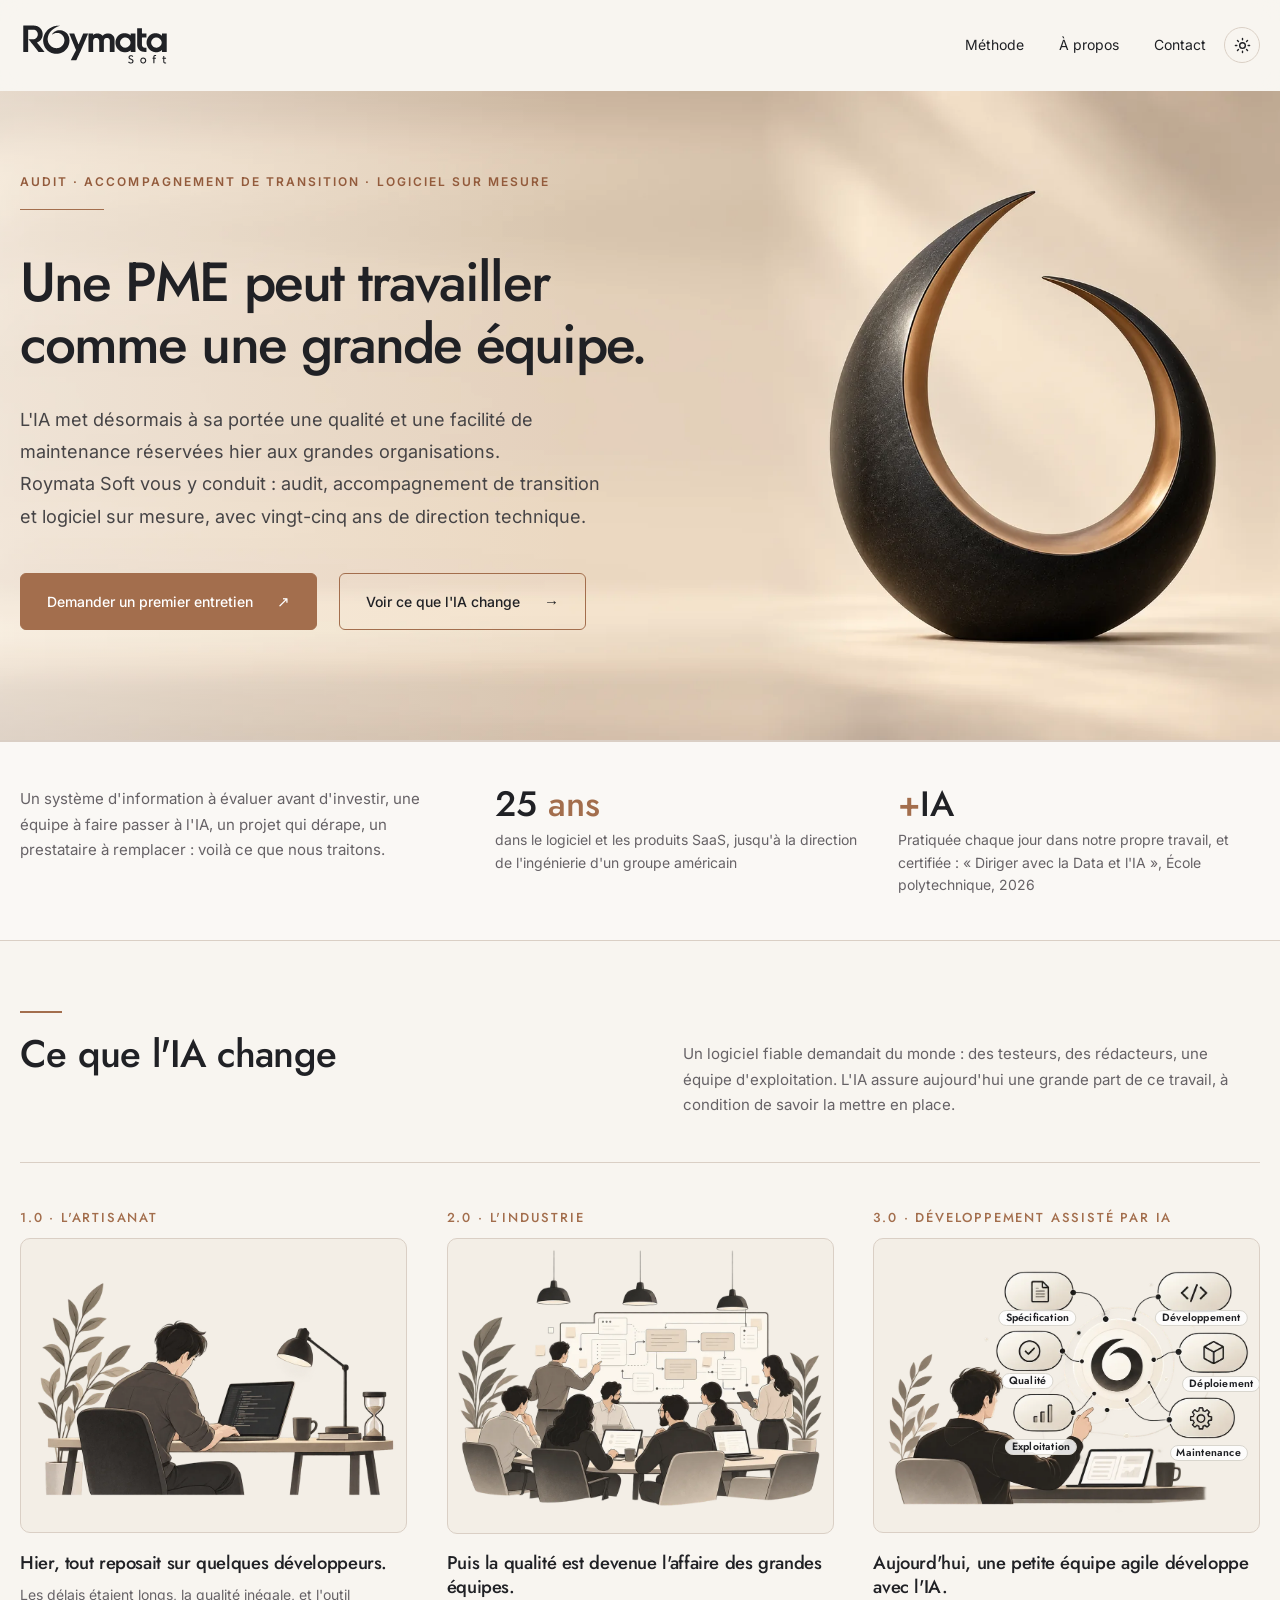
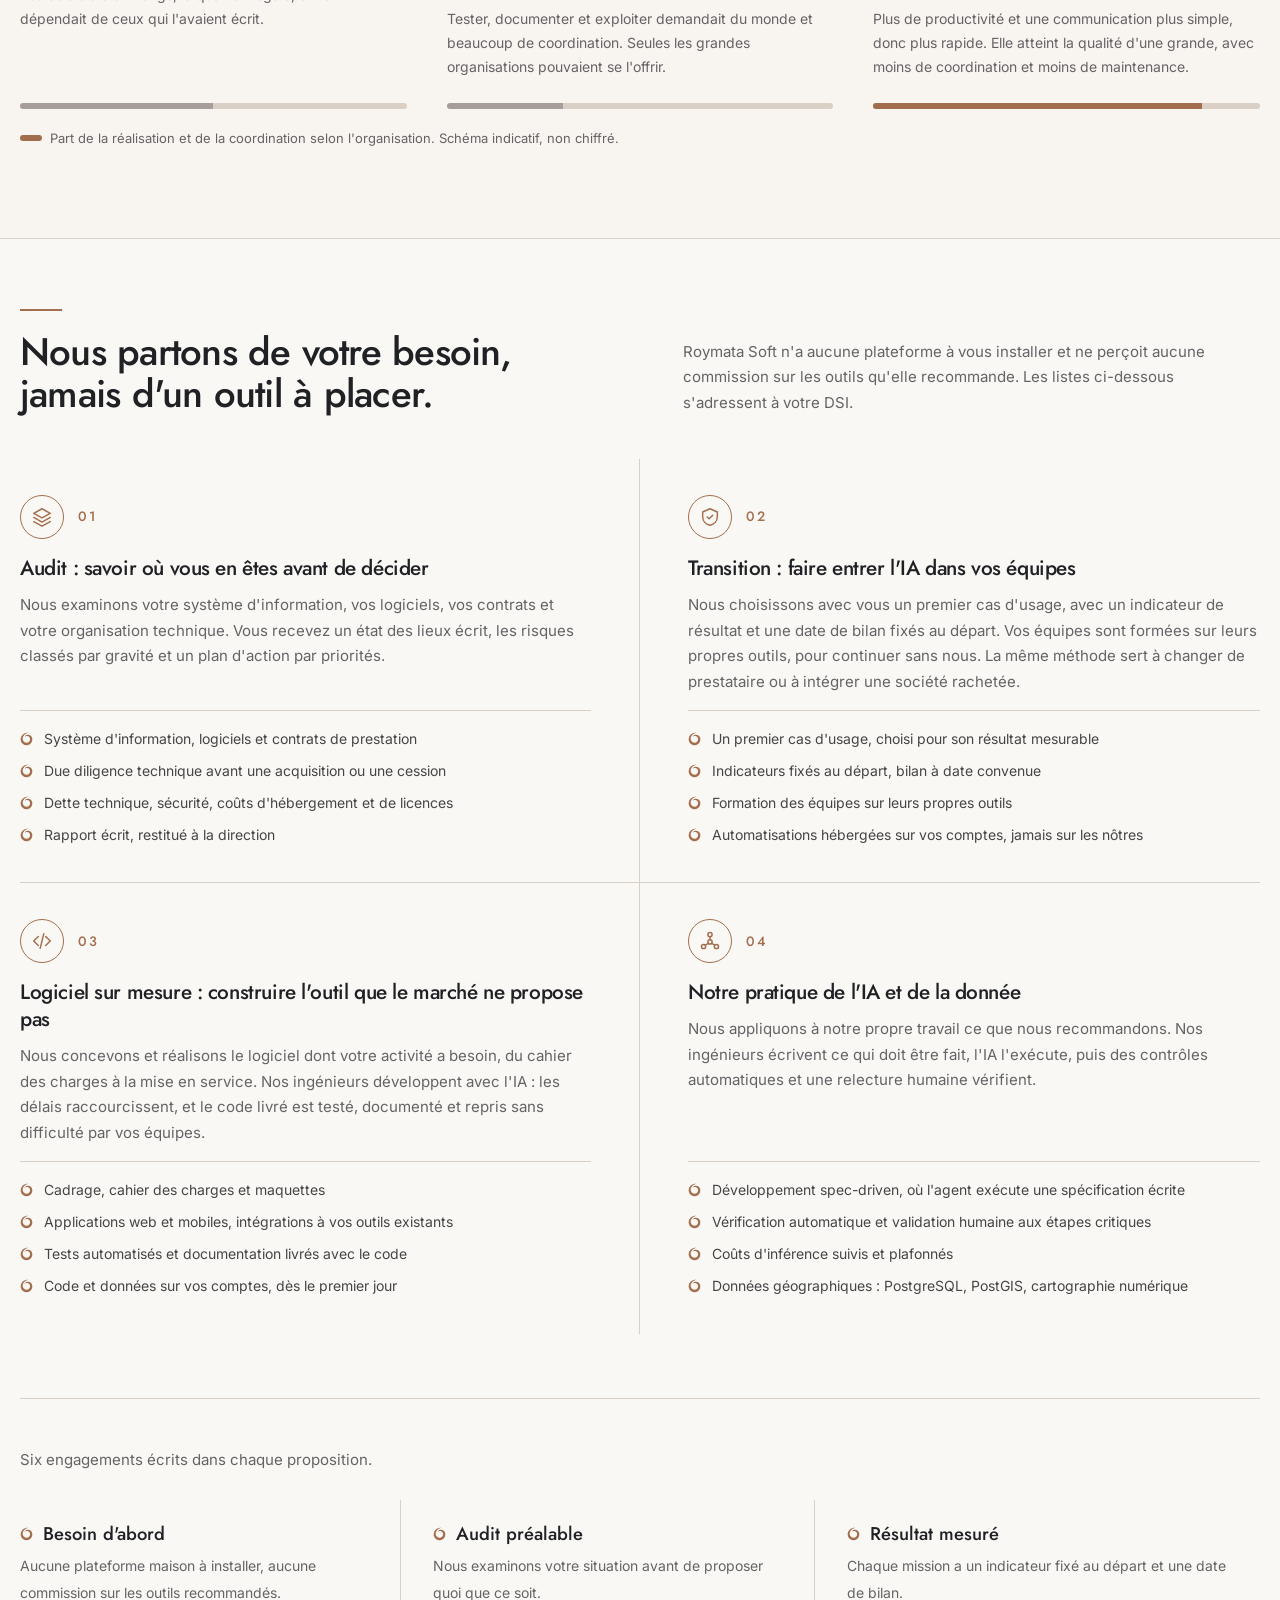
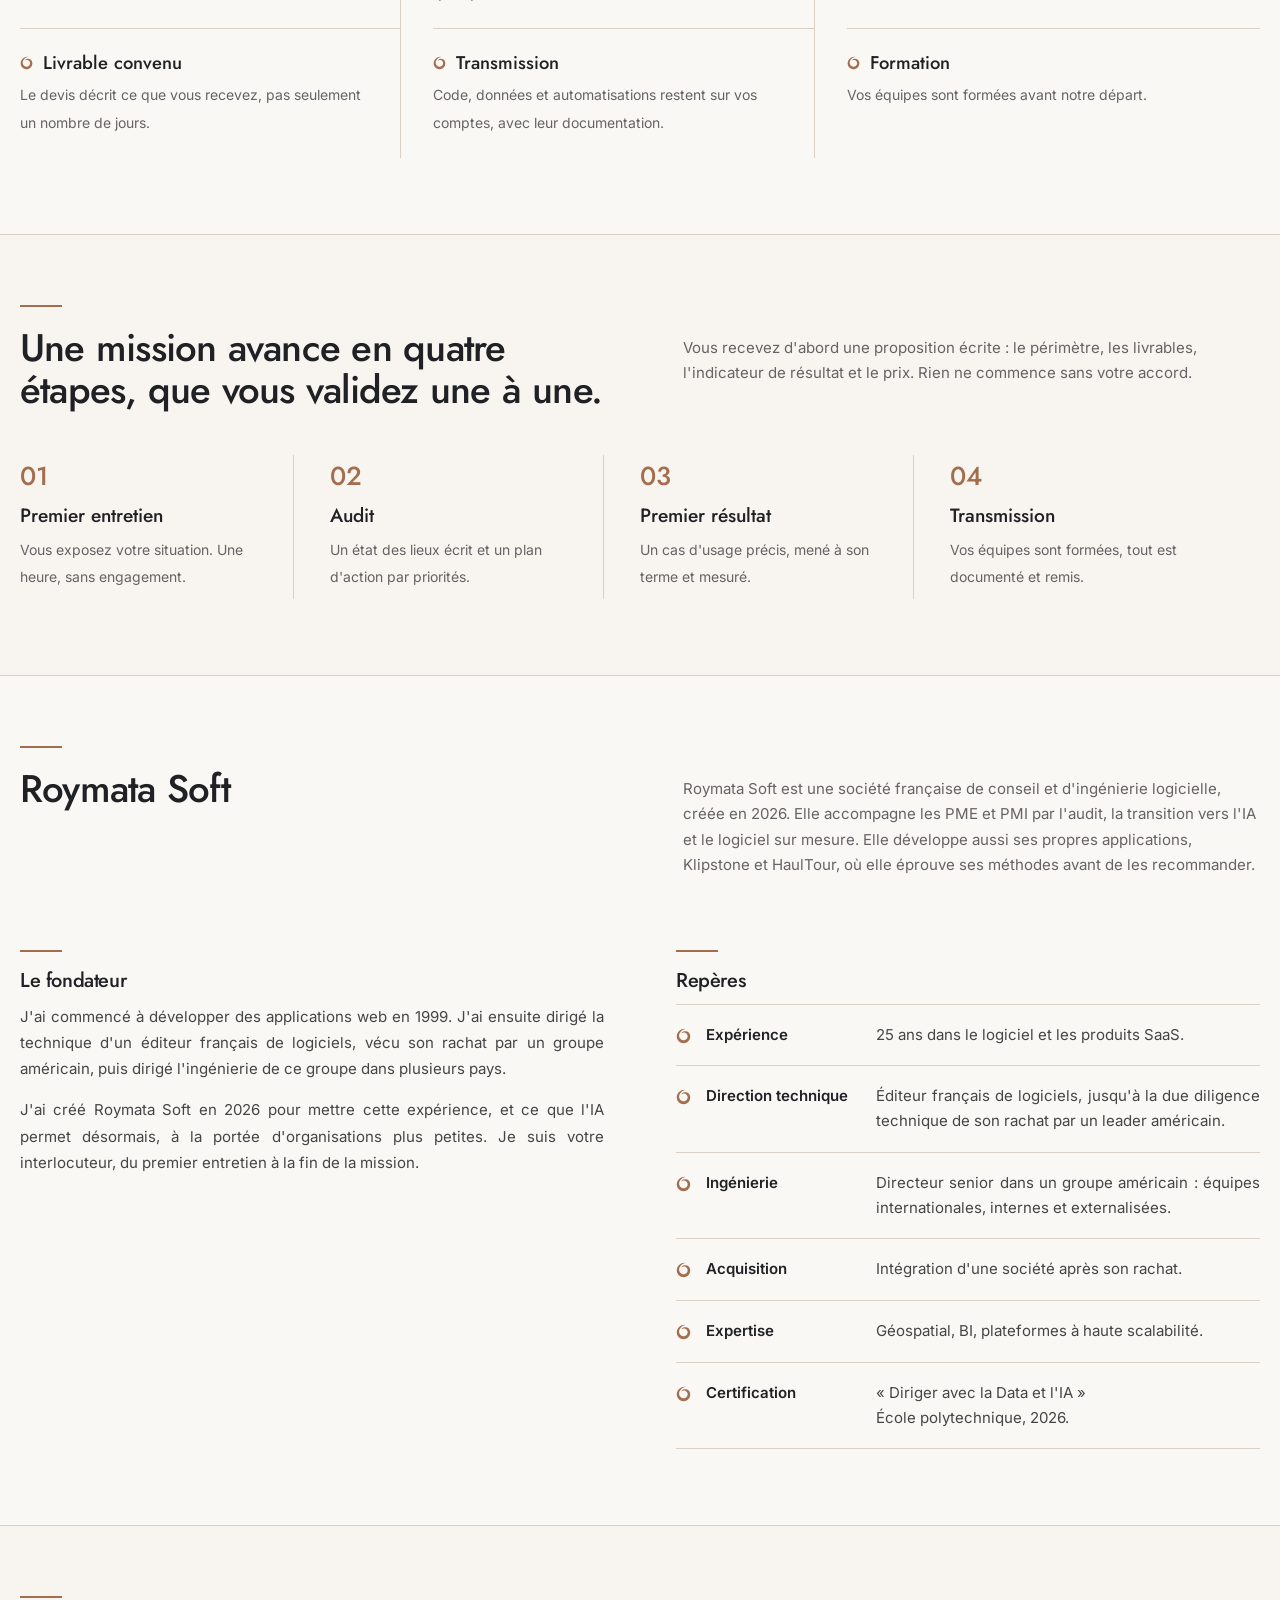
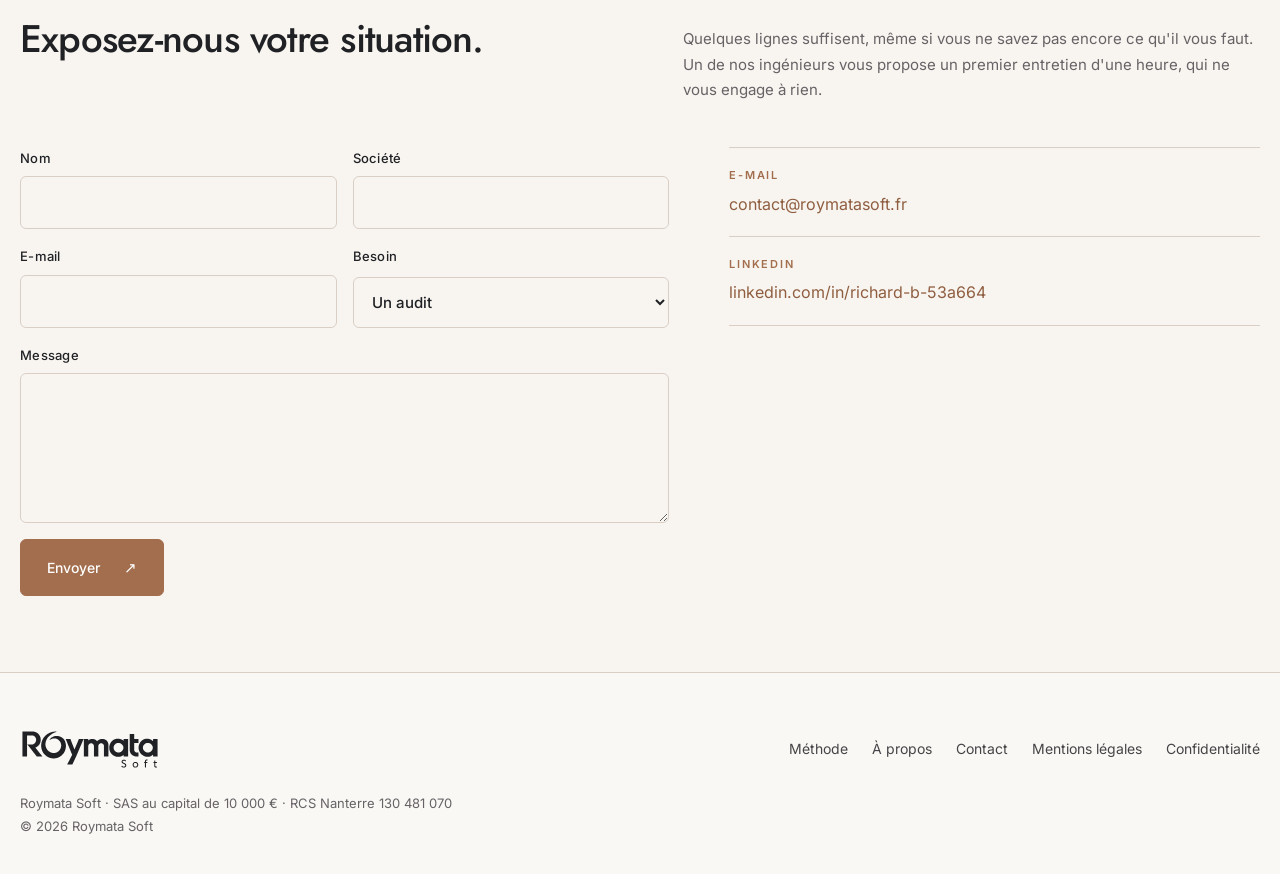
<file: index.html>
<!doctype html>
<html lang="fr">
<head>
<meta charset="utf-8">
<meta name="viewport" content="width=device-width, initial-scale=1">
<title>Roymata Soft — Audit, transition IA et logiciel sur mesure pour les PME</title>
<meta name="description" content="Roymata Soft accompagne les PME et PMI : audit, transition vers l'IA, logiciel sur mesure. 25 ans de direction technique dans le logiciel et le SaaS.">
<link rel="canonical" href="https://roymatasoft.com/">
<meta name="theme-color" content="#F8F5F0" media="(prefers-color-scheme: light)">
<meta name="theme-color" content="#1B1917" media="(prefers-color-scheme: dark)">
<meta property="og:site_name" content="Roymata Soft">
<meta property="og:locale" content="fr_FR">
<meta property="og:title" content="Roymata Soft — Une PME peut travailler comme une grande équipe.">
<meta property="og:description" content="Audit, accompagnement de transition et logiciel sur mesure pour les PME et PMI. 25 ans de direction technique, une pratique quotidienne de l'IA.">
<meta property="og:type" content="website">
<meta property="og:url" content="https://roymatasoft.com/">
<meta property="og:image" content="https://roymatasoft.com/assets/img/partage.jpg">
<meta property="og:image:width" content="1200">
<meta property="og:image:height" content="630">
<meta property="og:image:alt" content="Roymata Soft : sculpture en croissant, anthracite et bronze">
<meta name="twitter:card" content="summary_large_image">
<meta name="twitter:title" content="Roymata Soft — Une PME peut travailler comme une grande équipe.">
<meta name="twitter:description" content="Audit, accompagnement de transition et logiciel sur mesure pour les PME et PMI. 25 ans de direction technique, une pratique quotidienne de l'IA.">
<meta name="twitter:image" content="https://roymatasoft.com/assets/img/partage.jpg">
<script type="application/ld+json">
{
  "@context": "https://schema.org",
  "@type": "Organization",
  "name": "Roymata Soft",
  "legalName": "Roymata Soft SAS",
  "url": "https://roymatasoft.com/",
  "logo": "https://roymatasoft.com/assets/logo-noir.svg",
  "image": "https://roymatasoft.com/assets/img/partage.jpg",
  "description": "Conseil et ingénierie logicielle pour les PME et PMI : audit, accompagnement de transition vers l'IA, logiciel sur mesure.",
  "foundingDate": "2026",
  "vatID": "FR12130481070",
  "email": "contact@roymatasoft.fr",
  "address": {"@type": "PostalAddress", "addressLocality": "Colombes", "addressRegion": "Île-de-France", "addressCountry": "FR"},
  "sameAs": ["https://www.linkedin.com/in/richard-b-53a664/"],
  "knowsAbout": ["Édition de logiciels", "Développement sur mesure", "Intelligence artificielle appliquée", "Architecture logicielle", "Conseil en ingénierie"]
}
</script>
<link rel="icon" href="assets/monogramme-noir.svg" type="image/svg+xml" media="(prefers-color-scheme: light)">
<link rel="icon" href="assets/monogramme-blanc.svg" type="image/svg+xml" media="(prefers-color-scheme: dark)">
<script>
  (function(){try{var t=localStorage.getItem('theme');if(t)document.documentElement.setAttribute('data-theme',t);}catch(e){}})();
</script>
<style>
@font-face{font-family:'Inter';font-style:normal;font-weight:400;font-display:swap;src:url(assets/fonts/inter-400-latin-ext.woff2) format('woff2');unicode-range:U+0100-02BA, U+02BD-02C5, U+02C7-02CC, U+02CE-02D7, U+02DD-02FF, U+0304, U+0308, U+0329, U+1D00-1DBF, U+1E00-1E9F, U+1EF2-1EFF, U+2020, U+20A0-20AB, U+20AD-20C4, U+2113, U+2C60-2C7F, U+A720-A7FF}
@font-face{font-family:'Inter';font-style:normal;font-weight:400;font-display:swap;src:url(assets/fonts/inter-400-latin.woff2) format('woff2');unicode-range:U+0000-00FF, U+0131, U+0152-0153, U+02BB-02BC, U+02C6, U+02DA, U+02DC, U+0304, U+0308, U+0329, U+2000-206F, U+20AC, U+2122, U+2191, U+2193, U+2212, U+2215, U+FEFF, U+FFFD}
@font-face{font-family:'Inter';font-style:normal;font-weight:500;font-display:swap;src:url(assets/fonts/inter-500-latin-ext.woff2) format('woff2');unicode-range:U+0100-02BA, U+02BD-02C5, U+02C7-02CC, U+02CE-02D7, U+02DD-02FF, U+0304, U+0308, U+0329, U+1D00-1DBF, U+1E00-1E9F, U+1EF2-1EFF, U+2020, U+20A0-20AB, U+20AD-20C4, U+2113, U+2C60-2C7F, U+A720-A7FF}
@font-face{font-family:'Inter';font-style:normal;font-weight:500;font-display:swap;src:url(assets/fonts/inter-500-latin.woff2) format('woff2');unicode-range:U+0000-00FF, U+0131, U+0152-0153, U+02BB-02BC, U+02C6, U+02DA, U+02DC, U+0304, U+0308, U+0329, U+2000-206F, U+20AC, U+2122, U+2191, U+2193, U+2212, U+2215, U+FEFF, U+FFFD}
@font-face{font-family:'Inter';font-style:normal;font-weight:600;font-display:swap;src:url(assets/fonts/inter-600-latin-ext.woff2) format('woff2');unicode-range:U+0100-02BA, U+02BD-02C5, U+02C7-02CC, U+02CE-02D7, U+02DD-02FF, U+0304, U+0308, U+0329, U+1D00-1DBF, U+1E00-1E9F, U+1EF2-1EFF, U+2020, U+20A0-20AB, U+20AD-20C4, U+2113, U+2C60-2C7F, U+A720-A7FF}
@font-face{font-family:'Inter';font-style:normal;font-weight:600;font-display:swap;src:url(assets/fonts/inter-600-latin.woff2) format('woff2');unicode-range:U+0000-00FF, U+0131, U+0152-0153, U+02BB-02BC, U+02C6, U+02DA, U+02DC, U+0304, U+0308, U+0329, U+2000-206F, U+20AC, U+2122, U+2191, U+2193, U+2212, U+2215, U+FEFF, U+FFFD}
@font-face{font-family:'Jost';font-style:normal;font-weight:500;font-display:swap;src:url(assets/fonts/jost-500-latin-ext.woff2) format('woff2');unicode-range:U+0100-02BA, U+02BD-02C5, U+02C7-02CC, U+02CE-02D7, U+02DD-02FF, U+0304, U+0308, U+0329, U+1D00-1DBF, U+1E00-1E9F, U+1EF2-1EFF, U+2020, U+20A0-20AB, U+20AD-20C4, U+2113, U+2C60-2C7F, U+A720-A7FF}
@font-face{font-family:'Jost';font-style:normal;font-weight:500;font-display:swap;src:url(assets/fonts/jost-500-latin.woff2) format('woff2');unicode-range:U+0000-00FF, U+0131, U+0152-0153, U+02BB-02BC, U+02C6, U+02DA, U+02DC, U+0304, U+0308, U+0329, U+2000-206F, U+20AC, U+2122, U+2191, U+2193, U+2212, U+2215, U+FEFF, U+FFFD}
@font-face{font-family:'Jost';font-style:normal;font-weight:600;font-display:swap;src:url(assets/fonts/jost-600-latin-ext.woff2) format('woff2');unicode-range:U+0100-02BA, U+02BD-02C5, U+02C7-02CC, U+02CE-02D7, U+02DD-02FF, U+0304, U+0308, U+0329, U+1D00-1DBF, U+1E00-1E9F, U+1EF2-1EFF, U+2020, U+20A0-20AB, U+20AD-20C4, U+2113, U+2C60-2C7F, U+A720-A7FF}
@font-face{font-family:'Jost';font-style:normal;font-weight:600;font-display:swap;src:url(assets/fonts/jost-600-latin.woff2) format('woff2');unicode-range:U+0000-00FF, U+0131, U+0152-0153, U+02BB-02BC, U+02C6, U+02DA, U+02DC, U+0304, U+0308, U+0329, U+2000-206F, U+20AC, U+2122, U+2191, U+2193, U+2212, U+2215, U+FEFF, U+FFFD}
@font-face{font-family:'Jost';font-style:normal;font-weight:700;font-display:swap;src:url(assets/fonts/jost-700-latin-ext.woff2) format('woff2');unicode-range:U+0100-02BA, U+02BD-02C5, U+02C7-02CC, U+02CE-02D7, U+02DD-02FF, U+0304, U+0308, U+0329, U+1D00-1DBF, U+1E00-1E9F, U+1EF2-1EFF, U+2020, U+20A0-20AB, U+20AD-20C4, U+2113, U+2C60-2C7F, U+A720-A7FF}
@font-face{font-family:'Jost';font-style:normal;font-weight:700;font-display:swap;src:url(assets/fonts/jost-700-latin.woff2) format('woff2');unicode-range:U+0000-00FF, U+0131, U+0152-0153, U+02BB-02BC, U+02C6, U+02DA, U+02DC, U+0304, U+0308, U+0329, U+2000-206F, U+20AC, U+2122, U+2191, U+2193, U+2212, U+2215, U+FEFF, U+FFFD}
</style>
<style>
  /* ===== Charte Roymata Soft v2 (23 oct. 2026) : papier chaud, encre, bronze ===== */
  :root{
    --logo-url:url("data:image/svg+xml;utf8,%3Csvg xmlns='http://www.w3.org/2000/svg' viewBox='52 445 1151 333'%3E%3Cpath fill='black' fill-rule='evenodd' d='M 996 713 L 995 714 L 993 714 L 992 715 L 990 715 L 988 717 L 987 717 L 982 722 L 982 723 L 980 725 L 980 727 L 979 728 L 979 731 L 978 732 L 978 739 L 979 740 L 979 743 L 980 744 L 980 746 L 981 747 L 981 748 L 984 751 L 984 752 L 985 752 L 988 755 L 989 755 L 992 757 L 994 757 L 995 758 L 1006 758 L 1007 757 L 1009 757 L 1010 756 L 1012 756 L 1013 755 L 1014 755 L 1020 749 L 1020 748 L 1022 746 L 1022 744 L 1023 743 L 1023 741 L 1024 740 L 1024 731 L 1023 730 L 1023 728 L 1022 727 L 1022 725 L 1020 723 L 1020 722 L 1015 717 L 1014 717 L 1009 714 L 1006 714 L 1005 713 Z M 1001 720 L 1002 721 L 1006 721 L 1008 723 L 1009 723 L 1013 727 L 1013 728 L 1015 731 L 1015 740 L 1014 741 L 1013 744 L 1008 749 L 1007 749 L 1006 750 L 1004 750 L 1003 751 L 999 751 L 998 750 L 996 750 L 995 749 L 994 749 L 992 747 L 991 747 L 990 746 L 990 745 L 988 743 L 988 742 L 987 741 L 987 730 L 988 729 L 988 728 L 994 722 L 995 722 L 996 721 L 1000 721 Z M 1156 701 L 1156 713 L 1155 714 L 1149 714 L 1149 721 L 1155 721 L 1156 722 L 1156 748 L 1157 749 L 1157 751 L 1159 753 L 1159 754 L 1160 755 L 1161 755 L 1163 757 L 1165 757 L 1166 758 L 1176 758 L 1177 757 L 1179 757 L 1179 755 L 1178 754 L 1178 750 L 1175 750 L 1174 751 L 1172 751 L 1171 750 L 1168 750 L 1165 747 L 1165 746 L 1164 745 L 1164 723 L 1166 721 L 1178 721 L 1178 714 L 1166 714 L 1164 712 L 1164 701 Z M 902 694 L 901 695 L 898 695 L 897 696 L 896 696 L 894 698 L 893 698 L 890 701 L 890 702 L 888 705 L 888 707 L 887 708 L 887 713 L 888 714 L 888 717 L 889 718 L 889 719 L 894 724 L 897 725 L 899 727 L 901 727 L 902 728 L 903 728 L 906 730 L 908 730 L 909 731 L 910 731 L 912 733 L 913 733 L 915 735 L 915 736 L 917 739 L 917 743 L 916 744 L 916 745 L 911 750 L 908 750 L 907 751 L 904 751 L 903 750 L 900 750 L 899 749 L 896 748 L 891 743 L 890 743 L 884 749 L 887 752 L 888 752 L 893 756 L 895 756 L 896 757 L 898 757 L 899 758 L 911 758 L 912 757 L 915 757 L 916 756 L 917 756 L 919 754 L 920 754 L 924 749 L 924 747 L 925 746 L 925 743 L 926 742 L 926 739 L 925 738 L 925 734 L 924 733 L 924 732 L 922 730 L 922 729 L 920 727 L 919 727 L 917 725 L 916 725 L 915 724 L 914 724 L 909 721 L 907 721 L 906 720 L 905 720 L 904 719 L 901 718 L 896 713 L 896 708 L 897 707 L 897 706 L 899 704 L 900 704 L 903 702 L 909 702 L 910 703 L 912 703 L 914 705 L 915 705 L 918 708 L 919 708 L 921 706 L 921 705 L 924 702 L 920 698 L 919 698 L 914 695 L 911 695 L 910 694 Z M 1101 693 L 1097 693 L 1096 692 L 1092 692 L 1091 693 L 1088 693 L 1087 694 L 1086 694 L 1081 699 L 1081 700 L 1080 701 L 1080 704 L 1079 705 L 1079 713 L 1078 714 L 1073 714 L 1073 721 L 1078 721 L 1079 722 L 1079 756 L 1080 757 L 1088 757 L 1088 722 L 1089 721 L 1099 721 L 1099 714 L 1089 714 L 1088 713 L 1088 705 L 1089 704 L 1089 703 L 1091 701 L 1092 701 L 1093 700 L 1098 700 L 1099 701 L 1100 701 L 1100 698 L 1101 697 Z M 577 526 L 577 669 L 613 669 L 613 582 L 614 581 L 614 578 L 615 577 L 615 575 L 616 574 L 617 571 L 624 564 L 625 564 L 628 562 L 630 562 L 631 561 L 642 561 L 643 562 L 645 562 L 646 563 L 649 564 L 654 568 L 654 569 L 656 571 L 656 572 L 659 577 L 659 582 L 660 583 L 660 669 L 695 669 L 696 668 L 696 580 L 697 579 L 697 576 L 698 575 L 699 572 L 701 570 L 701 569 L 704 566 L 705 566 L 707 564 L 708 564 L 713 561 L 725 561 L 726 562 L 728 562 L 729 563 L 732 564 L 739 571 L 739 572 L 741 575 L 741 577 L 742 578 L 742 668 L 743 669 L 778 669 L 779 668 L 779 569 L 778 568 L 778 563 L 777 562 L 777 559 L 776 558 L 776 556 L 775 555 L 775 554 L 774 553 L 774 552 L 773 551 L 772 548 L 770 546 L 770 545 L 762 537 L 761 537 L 758 534 L 757 534 L 756 533 L 755 533 L 754 532 L 753 532 L 748 529 L 746 529 L 745 528 L 741 528 L 740 527 L 735 527 L 734 526 L 722 526 L 721 527 L 716 527 L 715 528 L 712 528 L 711 529 L 709 529 L 708 530 L 706 530 L 705 531 L 704 531 L 703 532 L 702 532 L 701 533 L 698 534 L 696 536 L 695 536 L 692 539 L 691 539 L 686 544 L 678 536 L 677 536 L 672 532 L 671 532 L 670 531 L 668 531 L 667 530 L 666 530 L 665 529 L 663 529 L 662 528 L 659 528 L 658 527 L 653 527 L 652 526 L 639 526 L 638 527 L 634 527 L 633 528 L 630 528 L 627 530 L 625 530 L 624 531 L 621 532 L 619 534 L 618 534 L 614 538 L 613 537 L 613 526 Z M 574 526 L 537 526 L 535 528 L 535 529 L 534 530 L 534 532 L 533 533 L 533 534 L 531 537 L 531 539 L 529 542 L 529 544 L 528 545 L 528 546 L 526 549 L 526 551 L 524 554 L 524 556 L 521 561 L 521 563 L 518 568 L 518 570 L 517 571 L 517 572 L 515 575 L 515 577 L 512 582 L 512 584 L 510 587 L 510 589 L 509 590 L 509 591 L 507 594 L 507 596 L 504 601 L 504 603 L 502 606 L 502 608 L 500 610 L 498 608 L 498 606 L 496 603 L 496 601 L 495 600 L 495 598 L 493 595 L 493 593 L 492 592 L 492 591 L 491 590 L 491 588 L 489 585 L 489 583 L 488 582 L 488 580 L 486 577 L 486 575 L 485 574 L 485 572 L 482 567 L 482 565 L 481 564 L 481 563 L 480 562 L 480 560 L 478 557 L 478 555 L 477 554 L 477 552 L 475 549 L 475 547 L 473 544 L 473 542 L 472 541 L 472 539 L 470 536 L 470 534 L 468 531 L 468 529 L 467 528 L 467 527 L 466 526 L 428 526 L 428 527 L 429 528 L 429 530 L 431 533 L 431 535 L 433 538 L 433 540 L 436 545 L 436 547 L 438 550 L 438 552 L 439 553 L 439 554 L 440 555 L 440 557 L 442 560 L 442 562 L 444 565 L 444 567 L 445 568 L 445 569 L 447 572 L 447 574 L 450 579 L 450 581 L 452 584 L 452 586 L 454 589 L 454 591 L 457 596 L 457 598 L 459 601 L 459 603 L 460 604 L 460 605 L 462 608 L 462 610 L 465 615 L 465 617 L 467 620 L 467 622 L 469 625 L 469 627 L 471 630 L 471 632 L 473 635 L 473 637 L 475 640 L 475 642 L 478 647 L 478 649 L 479 650 L 479 651 L 480 652 L 480 654 L 481 655 L 481 656 L 479 658 L 479 659 L 478 660 L 477 663 L 475 665 L 475 666 L 474 667 L 474 668 L 473 669 L 473 670 L 472 671 L 472 672 L 471 673 L 471 674 L 470 675 L 470 676 L 469 677 L 468 680 L 466 682 L 466 683 L 465 684 L 465 685 L 464 686 L 464 687 L 463 688 L 463 689 L 462 690 L 462 691 L 461 692 L 461 693 L 460 694 L 460 695 L 459 696 L 459 697 L 458 698 L 458 699 L 457 700 L 456 703 L 454 705 L 454 706 L 453 707 L 453 708 L 452 709 L 452 710 L 451 711 L 451 712 L 450 713 L 450 714 L 449 715 L 449 716 L 448 717 L 448 718 L 447 719 L 446 722 L 444 724 L 444 725 L 443 726 L 443 728 L 440 733 L 483 733 L 483 732 L 484 731 L 484 730 L 485 729 L 485 728 L 488 723 L 488 721 L 489 720 L 489 719 L 490 718 L 490 717 L 491 716 L 491 715 L 494 710 L 494 708 L 495 707 L 495 706 L 496 705 L 496 704 L 497 703 L 497 702 L 498 701 L 498 700 L 499 699 L 499 698 L 500 697 L 500 696 L 501 695 L 501 694 L 502 693 L 502 692 L 505 687 L 505 685 L 506 684 L 506 683 L 507 682 L 507 681 L 508 680 L 508 679 L 509 678 L 509 677 L 510 676 L 510 675 L 511 674 L 511 673 L 512 672 L 512 671 L 515 666 L 515 664 L 516 663 L 516 662 L 519 657 L 519 655 L 522 650 L 522 648 L 523 647 L 523 646 L 525 643 L 525 641 L 528 636 L 528 634 L 530 631 L 530 629 L 531 628 L 531 627 L 534 622 L 534 620 L 537 615 L 537 613 L 539 610 L 539 608 L 540 607 L 540 606 L 543 601 L 543 599 L 545 596 L 545 594 L 546 593 L 546 592 L 549 587 L 549 585 L 552 580 L 552 578 L 555 573 L 555 571 L 558 566 L 558 564 L 561 559 L 561 557 L 564 552 L 564 550 L 565 549 L 565 548 L 566 547 L 566 546 L 569 541 L 569 539 L 571 536 L 571 534 L 572 533 L 572 532 L 575 527 Z M 1044 548 L 1044 549 L 1041 552 L 1041 553 L 1039 555 L 1038 558 L 1036 560 L 1036 561 L 1033 566 L 1033 568 L 1031 571 L 1031 573 L 1030 574 L 1030 576 L 1029 577 L 1029 581 L 1028 582 L 1028 587 L 1027 588 L 1027 606 L 1028 607 L 1028 611 L 1029 612 L 1029 615 L 1030 616 L 1030 618 L 1031 619 L 1031 621 L 1032 622 L 1032 624 L 1033 625 L 1033 626 L 1034 627 L 1034 628 L 1035 629 L 1035 630 L 1036 631 L 1037 634 L 1039 636 L 1039 637 L 1041 639 L 1041 640 L 1044 643 L 1044 644 L 1054 654 L 1055 654 L 1058 657 L 1059 657 L 1064 661 L 1065 661 L 1066 662 L 1067 662 L 1068 663 L 1069 663 L 1070 664 L 1071 664 L 1076 667 L 1078 667 L 1079 668 L 1081 668 L 1082 669 L 1085 669 L 1086 670 L 1090 670 L 1091 671 L 1113 671 L 1114 670 L 1117 670 L 1118 669 L 1121 669 L 1122 668 L 1124 668 L 1125 667 L 1126 667 L 1127 666 L 1128 666 L 1129 665 L 1130 665 L 1131 664 L 1134 663 L 1136 661 L 1137 661 L 1139 659 L 1140 659 L 1144 655 L 1145 655 L 1146 656 L 1146 669 L 1183 669 L 1183 527 L 1182 526 L 1146 526 L 1146 539 L 1145 540 L 1146 541 L 1144 543 L 1139 538 L 1138 538 L 1133 534 L 1132 534 L 1131 533 L 1130 533 L 1129 532 L 1128 532 L 1123 529 L 1121 529 L 1120 528 L 1118 528 L 1117 527 L 1115 527 L 1114 526 L 1110 526 L 1109 525 L 1104 525 L 1103 524 L 1090 524 L 1089 525 L 1083 525 L 1082 526 L 1079 526 L 1078 527 L 1075 527 L 1074 528 L 1072 528 L 1071 529 L 1070 529 L 1069 530 L 1068 530 L 1067 531 L 1066 531 L 1065 532 L 1064 532 L 1063 533 L 1060 534 L 1058 536 L 1057 536 L 1055 538 L 1054 538 Z M 1094 558 L 1111 558 L 1112 559 L 1114 559 L 1115 560 L 1117 560 L 1118 561 L 1119 561 L 1120 562 L 1123 563 L 1125 565 L 1126 565 L 1130 569 L 1131 569 L 1133 571 L 1133 572 L 1137 576 L 1137 577 L 1139 579 L 1139 580 L 1141 583 L 1141 585 L 1142 586 L 1142 588 L 1143 589 L 1143 593 L 1144 594 L 1144 600 L 1143 601 L 1143 605 L 1142 606 L 1142 608 L 1141 609 L 1141 611 L 1140 612 L 1140 613 L 1138 615 L 1138 616 L 1136 618 L 1136 619 L 1128 627 L 1127 627 L 1122 631 L 1121 631 L 1118 633 L 1116 633 L 1115 634 L 1113 634 L 1112 635 L 1108 635 L 1107 636 L 1099 636 L 1098 635 L 1094 635 L 1093 634 L 1090 634 L 1089 633 L 1088 633 L 1087 632 L 1086 632 L 1085 631 L 1082 630 L 1080 628 L 1079 628 L 1069 618 L 1068 615 L 1066 613 L 1066 611 L 1064 608 L 1064 605 L 1063 604 L 1063 599 L 1062 598 L 1062 596 L 1063 595 L 1063 589 L 1064 588 L 1064 586 L 1065 585 L 1065 583 L 1066 582 L 1066 581 L 1067 580 L 1068 577 L 1070 575 L 1070 574 L 1080 564 L 1081 564 L 1082 563 L 1083 563 L 1088 560 L 1090 560 L 1091 559 L 1093 559 Z M 803 548 L 803 549 L 800 552 L 800 553 L 796 558 L 796 559 L 795 560 L 795 561 L 794 562 L 794 563 L 791 568 L 791 570 L 790 571 L 790 573 L 789 574 L 789 576 L 788 577 L 788 580 L 787 581 L 787 586 L 786 587 L 786 608 L 787 609 L 787 613 L 788 614 L 788 617 L 789 618 L 789 620 L 790 621 L 790 623 L 791 624 L 791 626 L 792 627 L 792 628 L 793 629 L 793 630 L 794 631 L 794 632 L 795 633 L 796 636 L 798 638 L 798 639 L 800 641 L 800 642 L 804 646 L 804 647 L 812 655 L 813 655 L 816 658 L 817 658 L 819 660 L 822 661 L 824 663 L 825 663 L 828 665 L 830 665 L 833 667 L 835 667 L 836 668 L 838 668 L 839 669 L 841 669 L 842 670 L 847 670 L 848 671 L 859 671 L 860 672 L 861 672 L 862 671 L 872 671 L 873 670 L 877 670 L 878 669 L 881 669 L 884 667 L 886 667 L 887 666 L 888 666 L 889 665 L 890 665 L 891 664 L 894 663 L 896 661 L 897 661 L 899 659 L 900 659 L 903 656 L 904 657 L 904 668 L 905 669 L 941 669 L 941 526 L 905 526 L 904 527 L 904 539 L 903 540 L 902 540 L 899 537 L 898 537 L 896 535 L 895 535 L 894 534 L 893 534 L 892 533 L 891 533 L 890 532 L 889 532 L 884 529 L 882 529 L 881 528 L 879 528 L 878 527 L 876 527 L 875 526 L 871 526 L 870 525 L 864 525 L 863 524 L 849 524 L 848 525 L 842 525 L 841 526 L 838 526 L 837 527 L 835 527 L 834 528 L 832 528 L 831 529 L 829 529 L 828 530 L 827 530 L 826 531 L 825 531 L 824 532 L 821 533 L 819 535 L 818 535 L 816 537 L 815 537 L 812 540 L 811 540 Z M 853 558 L 869 558 L 870 559 L 872 559 L 873 560 L 875 560 L 876 561 L 878 561 L 879 562 L 880 562 L 882 564 L 883 564 L 885 566 L 886 566 L 894 574 L 894 575 L 897 578 L 897 579 L 900 584 L 900 586 L 901 587 L 901 590 L 902 591 L 902 603 L 901 604 L 901 607 L 900 608 L 900 610 L 899 611 L 898 614 L 896 616 L 896 617 L 894 619 L 894 620 L 888 626 L 887 626 L 884 629 L 883 629 L 881 631 L 880 631 L 879 632 L 877 632 L 876 633 L 875 633 L 874 634 L 872 634 L 871 635 L 866 635 L 865 636 L 857 636 L 856 635 L 852 635 L 851 634 L 849 634 L 846 632 L 844 632 L 843 631 L 842 631 L 840 629 L 839 629 L 836 626 L 835 626 L 831 622 L 831 621 L 828 618 L 828 617 L 826 615 L 826 614 L 824 611 L 824 609 L 823 608 L 823 605 L 822 604 L 822 599 L 821 598 L 821 596 L 822 595 L 822 589 L 823 588 L 823 586 L 824 585 L 824 583 L 825 582 L 825 581 L 826 580 L 827 577 L 829 575 L 829 574 L 838 565 L 839 565 L 841 563 L 842 563 L 847 560 L 849 560 L 850 559 L 852 559 Z M 954 485 L 954 621 L 955 622 L 955 626 L 956 627 L 956 630 L 957 631 L 957 633 L 959 636 L 959 638 L 960 639 L 961 642 L 963 644 L 963 645 L 966 648 L 966 649 L 973 656 L 974 656 L 977 659 L 978 659 L 979 660 L 980 660 L 981 661 L 982 661 L 983 662 L 984 662 L 989 665 L 991 665 L 992 666 L 995 666 L 996 667 L 999 667 L 1000 668 L 1009 668 L 1010 669 L 1025 669 L 1026 668 L 1026 636 L 1010 636 L 1009 635 L 1006 635 L 1005 634 L 1004 634 L 1003 633 L 1000 632 L 994 626 L 994 625 L 992 622 L 992 620 L 991 619 L 991 559 L 992 558 L 1026 558 L 1026 527 L 1025 526 L 992 526 L 991 525 L 991 485 Z M 357 467 L 351 467 L 350 466 L 335 466 L 334 467 L 326 467 L 325 468 L 320 468 L 319 469 L 316 469 L 315 470 L 312 470 L 311 471 L 309 471 L 308 472 L 306 472 L 305 473 L 303 473 L 302 474 L 300 474 L 297 476 L 295 476 L 294 477 L 293 477 L 292 478 L 291 478 L 290 479 L 289 479 L 288 480 L 285 481 L 283 483 L 280 484 L 278 486 L 277 486 L 275 488 L 274 488 L 271 491 L 270 491 L 267 494 L 266 494 L 253 507 L 253 508 L 249 512 L 249 513 L 246 516 L 246 517 L 242 522 L 242 523 L 241 524 L 241 525 L 240 526 L 240 527 L 239 528 L 239 529 L 238 530 L 238 531 L 237 532 L 237 533 L 234 538 L 234 540 L 233 541 L 233 543 L 232 544 L 232 546 L 231 547 L 231 549 L 230 550 L 230 552 L 229 553 L 229 556 L 228 557 L 228 562 L 227 563 L 227 570 L 226 571 L 226 590 L 227 591 L 227 597 L 228 598 L 228 603 L 229 604 L 229 607 L 230 608 L 230 610 L 231 611 L 231 613 L 232 614 L 232 616 L 233 617 L 233 619 L 235 622 L 235 624 L 236 625 L 236 626 L 237 627 L 237 628 L 238 629 L 239 632 L 241 634 L 241 635 L 242 636 L 242 637 L 244 639 L 244 640 L 247 643 L 247 644 L 251 648 L 251 649 L 261 659 L 262 659 L 266 663 L 267 663 L 270 666 L 271 666 L 273 668 L 276 669 L 278 671 L 279 671 L 280 672 L 281 672 L 282 673 L 283 673 L 284 674 L 285 674 L 290 677 L 292 677 L 293 678 L 295 678 L 296 679 L 298 679 L 299 680 L 301 680 L 302 681 L 306 681 L 307 682 L 311 682 L 312 683 L 320 683 L 321 684 L 337 684 L 338 683 L 345 683 L 346 682 L 350 682 L 351 681 L 354 681 L 355 680 L 358 680 L 359 679 L 361 679 L 362 678 L 364 678 L 367 676 L 369 676 L 370 675 L 371 675 L 372 674 L 373 674 L 374 673 L 377 672 L 379 670 L 382 669 L 384 667 L 385 667 L 387 665 L 388 665 L 391 662 L 392 662 L 407 647 L 407 646 L 410 643 L 410 642 L 413 639 L 414 636 L 416 634 L 416 633 L 417 632 L 417 631 L 418 630 L 418 629 L 419 628 L 419 627 L 422 622 L 422 620 L 423 619 L 423 617 L 425 614 L 425 611 L 426 610 L 426 607 L 427 606 L 427 603 L 428 602 L 428 598 L 429 597 L 429 588 L 430 587 L 430 577 L 429 576 L 429 568 L 428 567 L 428 563 L 427 562 L 427 558 L 426 557 L 426 555 L 425 554 L 425 551 L 424 550 L 424 548 L 421 543 L 421 541 L 419 539 L 418 536 L 416 534 L 416 533 L 414 531 L 414 530 L 411 527 L 411 526 L 405 520 L 404 520 L 400 516 L 399 516 L 394 512 L 393 512 L 392 511 L 391 511 L 390 510 L 389 510 L 388 509 L 387 509 L 382 506 L 380 506 L 379 505 L 377 505 L 376 504 L 373 504 L 372 503 L 369 503 L 368 502 L 363 502 L 362 501 L 344 501 L 343 502 L 338 502 L 337 503 L 334 503 L 333 504 L 331 504 L 330 505 L 328 505 L 327 506 L 326 506 L 325 507 L 324 507 L 323 508 L 322 508 L 321 509 L 320 509 L 319 510 L 316 511 L 314 513 L 313 513 L 310 516 L 309 516 L 300 525 L 300 526 L 297 529 L 297 530 L 295 532 L 295 533 L 293 536 L 296 535 L 298 533 L 301 532 L 303 530 L 304 530 L 305 529 L 306 529 L 311 526 L 313 526 L 316 524 L 319 524 L 320 523 L 323 523 L 324 522 L 343 522 L 344 523 L 348 523 L 349 524 L 351 524 L 352 525 L 354 525 L 355 526 L 356 526 L 357 527 L 358 527 L 359 528 L 360 528 L 361 529 L 364 530 L 366 532 L 367 532 L 379 544 L 379 545 L 382 548 L 382 549 L 383 550 L 383 551 L 384 552 L 384 553 L 387 558 L 387 560 L 388 561 L 388 564 L 389 565 L 389 568 L 390 569 L 390 574 L 391 575 L 391 582 L 390 583 L 390 589 L 389 590 L 389 593 L 388 594 L 388 597 L 387 598 L 387 600 L 386 601 L 386 602 L 385 603 L 385 604 L 384 605 L 384 606 L 383 607 L 382 610 L 380 612 L 380 613 L 378 615 L 378 616 L 367 627 L 366 627 L 363 630 L 362 630 L 360 632 L 359 632 L 358 633 L 357 633 L 352 636 L 350 636 L 349 637 L 347 637 L 346 638 L 342 638 L 341 639 L 335 639 L 334 640 L 325 640 L 324 639 L 318 639 L 317 638 L 314 638 L 313 637 L 310 637 L 309 636 L 307 636 L 306 635 L 305 635 L 304 634 L 303 634 L 302 633 L 301 633 L 300 632 L 299 632 L 298 631 L 295 630 L 293 628 L 292 628 L 289 625 L 288 625 L 276 613 L 276 612 L 273 609 L 273 608 L 271 606 L 271 605 L 270 604 L 270 603 L 269 602 L 269 601 L 268 600 L 268 599 L 265 594 L 265 592 L 264 591 L 264 588 L 263 587 L 263 584 L 262 583 L 262 577 L 261 576 L 261 563 L 262 562 L 262 556 L 263 555 L 263 551 L 264 550 L 264 547 L 265 546 L 265 544 L 266 543 L 266 541 L 267 540 L 267 539 L 268 538 L 268 536 L 269 535 L 269 534 L 270 533 L 270 532 L 271 531 L 271 530 L 272 529 L 273 526 L 275 524 L 276 521 L 279 518 L 279 517 L 282 514 L 282 513 L 288 507 L 288 506 L 293 501 L 294 501 L 300 495 L 301 495 L 308 489 L 309 489 L 314 485 L 317 484 L 319 482 L 320 482 L 321 481 L 322 481 L 323 480 L 324 480 L 325 479 L 326 479 L 327 478 L 328 478 L 333 475 L 335 475 L 336 474 L 337 474 L 338 473 L 340 473 L 343 471 L 345 471 L 346 470 L 348 470 L 349 469 L 351 469 L 352 468 L 355 468 L 356 467 Z M 73 465 L 72 466 L 72 668 L 73 669 L 109 669 L 110 668 L 110 498 L 111 497 L 157 497 L 158 498 L 160 498 L 161 499 L 163 499 L 164 500 L 167 501 L 170 504 L 171 504 L 176 509 L 176 510 L 179 513 L 179 514 L 180 515 L 180 516 L 183 521 L 183 524 L 184 525 L 184 531 L 185 532 L 185 534 L 184 535 L 184 541 L 183 542 L 183 545 L 181 548 L 181 550 L 179 552 L 178 555 L 174 559 L 174 560 L 173 561 L 172 561 L 168 565 L 167 565 L 165 567 L 164 567 L 163 568 L 161 568 L 160 569 L 158 569 L 157 570 L 153 570 L 152 571 L 112 571 L 115 574 L 115 575 L 120 580 L 120 581 L 125 586 L 125 587 L 129 591 L 129 592 L 133 596 L 133 597 L 137 601 L 137 602 L 142 607 L 142 608 L 145 611 L 145 612 L 149 616 L 149 617 L 152 620 L 152 621 L 157 626 L 157 627 L 160 630 L 160 631 L 164 635 L 164 636 L 172 645 L 172 646 L 175 649 L 175 650 L 179 654 L 179 655 L 182 658 L 182 659 L 186 663 L 186 664 L 189 667 L 189 668 L 190 669 L 236 669 L 236 668 L 234 666 L 234 665 L 230 661 L 230 660 L 226 656 L 226 655 L 222 651 L 222 650 L 218 646 L 218 645 L 214 641 L 214 640 L 210 636 L 210 635 L 206 631 L 206 630 L 202 626 L 202 625 L 198 621 L 198 620 L 194 616 L 194 615 L 190 611 L 190 610 L 186 606 L 186 605 L 182 601 L 182 600 L 179 597 L 179 596 L 180 595 L 181 595 L 182 594 L 184 594 L 185 593 L 186 593 L 187 592 L 190 591 L 192 589 L 193 589 L 196 586 L 197 586 L 209 574 L 209 573 L 213 568 L 213 567 L 214 566 L 214 565 L 215 564 L 215 563 L 218 558 L 218 556 L 219 555 L 219 553 L 220 552 L 220 549 L 221 548 L 221 543 L 222 542 L 222 523 L 221 522 L 221 517 L 220 516 L 220 513 L 219 512 L 219 510 L 218 509 L 218 507 L 217 506 L 217 505 L 216 504 L 216 503 L 215 502 L 215 501 L 214 500 L 213 497 L 211 495 L 211 494 L 209 492 L 209 491 L 198 480 L 197 480 L 195 478 L 194 478 L 189 474 L 188 474 L 183 471 L 181 471 L 180 470 L 178 470 L 177 469 L 175 469 L 174 468 L 172 468 L 171 467 L 167 467 L 166 466 L 159 466 L 158 465 Z'/%3E%3C/svg%3E");
    --mono-url:url("data:image/svg+xml;utf8,%3Csvg xmlns='http://www.w3.org/2000/svg' viewBox='214 454 228 242'%3E%3Cpath fill='black' fill-rule='evenodd' d='M 357 467 L 351 467 L 350 466 L 335 466 L 334 467 L 326 467 L 325 468 L 320 468 L 319 469 L 316 469 L 315 470 L 312 470 L 311 471 L 309 471 L 308 472 L 306 472 L 305 473 L 303 473 L 302 474 L 300 474 L 297 476 L 295 476 L 294 477 L 293 477 L 292 478 L 291 478 L 290 479 L 289 479 L 288 480 L 285 481 L 283 483 L 280 484 L 278 486 L 277 486 L 275 488 L 274 488 L 271 491 L 270 491 L 267 494 L 266 494 L 253 507 L 253 508 L 249 512 L 249 513 L 246 516 L 246 517 L 242 522 L 242 523 L 241 524 L 241 525 L 240 526 L 240 527 L 239 528 L 239 529 L 238 530 L 238 531 L 237 532 L 237 533 L 234 538 L 234 540 L 233 541 L 233 543 L 232 544 L 232 546 L 231 547 L 231 549 L 230 550 L 230 552 L 229 553 L 229 556 L 228 557 L 228 562 L 227 563 L 227 570 L 226 571 L 226 590 L 227 591 L 227 597 L 228 598 L 228 603 L 229 604 L 229 607 L 230 608 L 230 610 L 231 611 L 231 613 L 232 614 L 232 616 L 233 617 L 233 619 L 235 622 L 235 624 L 236 625 L 236 626 L 237 627 L 237 628 L 238 629 L 239 632 L 241 634 L 241 635 L 242 636 L 242 637 L 244 639 L 244 640 L 247 643 L 247 644 L 251 648 L 251 649 L 261 659 L 262 659 L 266 663 L 267 663 L 270 666 L 271 666 L 273 668 L 276 669 L 278 671 L 279 671 L 280 672 L 281 672 L 282 673 L 283 673 L 284 674 L 285 674 L 290 677 L 292 677 L 293 678 L 295 678 L 296 679 L 298 679 L 299 680 L 301 680 L 302 681 L 306 681 L 307 682 L 311 682 L 312 683 L 320 683 L 321 684 L 337 684 L 338 683 L 345 683 L 346 682 L 350 682 L 351 681 L 354 681 L 355 680 L 358 680 L 359 679 L 361 679 L 362 678 L 364 678 L 367 676 L 369 676 L 370 675 L 371 675 L 372 674 L 373 674 L 374 673 L 377 672 L 379 670 L 382 669 L 384 667 L 385 667 L 387 665 L 388 665 L 391 662 L 392 662 L 407 647 L 407 646 L 410 643 L 410 642 L 413 639 L 414 636 L 416 634 L 416 633 L 417 632 L 417 631 L 418 630 L 418 629 L 419 628 L 419 627 L 422 622 L 422 620 L 423 619 L 423 617 L 425 614 L 425 611 L 426 610 L 426 607 L 427 606 L 427 603 L 428 602 L 428 598 L 429 597 L 429 588 L 430 587 L 430 577 L 429 576 L 429 568 L 428 567 L 428 563 L 427 562 L 427 558 L 426 557 L 426 555 L 425 554 L 425 551 L 424 550 L 424 548 L 421 543 L 421 541 L 419 539 L 418 536 L 416 534 L 416 533 L 414 531 L 414 530 L 411 527 L 411 526 L 405 520 L 404 520 L 400 516 L 399 516 L 394 512 L 393 512 L 392 511 L 391 511 L 390 510 L 389 510 L 388 509 L 387 509 L 382 506 L 380 506 L 379 505 L 377 505 L 376 504 L 373 504 L 372 503 L 369 503 L 368 502 L 363 502 L 362 501 L 344 501 L 343 502 L 338 502 L 337 503 L 334 503 L 333 504 L 331 504 L 330 505 L 328 505 L 327 506 L 326 506 L 325 507 L 324 507 L 323 508 L 322 508 L 321 509 L 320 509 L 319 510 L 316 511 L 314 513 L 313 513 L 310 516 L 309 516 L 300 525 L 300 526 L 297 529 L 297 530 L 295 532 L 295 533 L 293 536 L 296 535 L 298 533 L 301 532 L 303 530 L 304 530 L 305 529 L 306 529 L 311 526 L 313 526 L 316 524 L 319 524 L 320 523 L 323 523 L 324 522 L 343 522 L 344 523 L 348 523 L 349 524 L 351 524 L 352 525 L 354 525 L 355 526 L 356 526 L 357 527 L 358 527 L 359 528 L 360 528 L 361 529 L 364 530 L 366 532 L 367 532 L 379 544 L 379 545 L 382 548 L 382 549 L 383 550 L 383 551 L 384 552 L 384 553 L 387 558 L 387 560 L 388 561 L 388 564 L 389 565 L 389 568 L 390 569 L 390 574 L 391 575 L 391 582 L 390 583 L 390 589 L 389 590 L 389 593 L 388 594 L 388 597 L 387 598 L 387 600 L 386 601 L 386 602 L 385 603 L 385 604 L 384 605 L 384 606 L 383 607 L 382 610 L 380 612 L 380 613 L 378 615 L 378 616 L 367 627 L 366 627 L 363 630 L 362 630 L 360 632 L 359 632 L 358 633 L 357 633 L 352 636 L 350 636 L 349 637 L 347 637 L 346 638 L 342 638 L 341 639 L 335 639 L 334 640 L 325 640 L 324 639 L 318 639 L 317 638 L 314 638 L 313 637 L 310 637 L 309 636 L 307 636 L 306 635 L 305 635 L 304 634 L 303 634 L 302 633 L 301 633 L 300 632 L 299 632 L 298 631 L 295 630 L 293 628 L 292 628 L 289 625 L 288 625 L 276 613 L 276 612 L 273 609 L 273 608 L 271 606 L 271 605 L 270 604 L 270 603 L 269 602 L 269 601 L 268 600 L 268 599 L 265 594 L 265 592 L 264 591 L 264 588 L 263 587 L 263 584 L 262 583 L 262 577 L 261 576 L 261 563 L 262 562 L 262 556 L 263 555 L 263 551 L 264 550 L 264 547 L 265 546 L 265 544 L 266 543 L 266 541 L 267 540 L 267 539 L 268 538 L 268 536 L 269 535 L 269 534 L 270 533 L 270 532 L 271 531 L 271 530 L 272 529 L 273 526 L 275 524 L 276 521 L 279 518 L 279 517 L 282 514 L 282 513 L 288 507 L 288 506 L 293 501 L 294 501 L 300 495 L 301 495 L 308 489 L 309 489 L 314 485 L 317 484 L 319 482 L 320 482 L 321 481 L 322 481 L 323 480 L 324 480 L 325 479 L 326 479 L 327 478 L 328 478 L 333 475 L 335 475 L 336 474 L 337 474 L 338 473 L 340 473 L 343 471 L 345 471 L 346 470 L 348 470 L 349 469 L 351 469 L 352 468 L 355 468 L 356 467 Z'/%3E%3C/svg%3E");
    --papier:#F8F5F0; --sable:#F5EFE8; --craie:#FAF8F5; --encre:#202125; --texte:#464446; --graphite:#666266;
    --filet:#DACFC5; --bronze:#A36E4D; --bronze-fort:#8F5E40; --bronze-doux:#935B3C; --bronze-clair:#F1E7DD; --sur-bronze:#FFFFFF;
    --halo-1:#D7C8BB; --halo-2:#FFFDFA; --ombre-sculpture:#4D372522; --sol:#54381F24;
    --marque:#FFF1B8; --rayon:6px; --max:1300px;
    --fond:var(--papier); --surface:var(--craie); --accent:var(--bronze); --accent-fort:var(--bronze-fort); --accent-doux:var(--bronze-clair); --discret:var(--graphite); --sur-accent:var(--sur-bronze);
    color-scheme:light;
  }
  @media (prefers-color-scheme:dark){
    :root:not([data-theme="light"]){
      --fond:#1B1917; --sable:#1F1C1A; --surface:#242120; --encre:#F3EEE7; --texte:#D9D2C8; --discret:#A39B90;
      --filet:#3A3531; --accent:#C08A63; --accent-fort:#D1A07A; --accent-doux:#33291F; --sur-accent:#1B1917;
      --halo-1:#3A2F27; --halo-2:#2A2522; --ombre-sculpture:#00000066; --sol:#00000055;
      --marque:#5A4A12;
      color-scheme:dark;
    }
  }
  :root[data-theme="dark"]{
    --fond:#1B1917; --sable:#1F1C1A; --surface:#242120; --encre:#F3EEE7; --texte:#D9D2C8; --discret:#A39B90;
    --filet:#3A3531; --accent:#C08A63; --accent-fort:#D1A07A; --accent-doux:#33291F; --sur-accent:#1B1917;
    --halo-1:#3A2F27; --halo-2:#2A2522; --ombre-sculpture:#00000066; --sol:#00000055;
    --marque:#5A4A12;
    color-scheme:dark;
  }

  *{box-sizing:border-box}
  html{scroll-behavior:smooth;scroll-padding-top:100px}
  body{margin:0;background:var(--fond);color:var(--texte);font:400 16px/1.7 Inter,system-ui,-apple-system,"Segoe UI",sans-serif;-webkit-font-smoothing:antialiased}
  h1,h2,h3,h4{font-family:Jost,Inter,system-ui,sans-serif;color:var(--encre);font-weight:500;margin:0;letter-spacing:-.02em}
  h1{font-size:clamp(2.6rem,4.3vw,4.1rem);line-height:1.12;letter-spacing:-.035em}
  h2{font-size:clamp(1.9rem,3vw,2.45rem);line-height:1.1}
  h3{font-size:1.35rem;line-height:1.3}
  p{margin:0 0 1em}
  a{color:var(--accent-fort);text-decoration:none}
  a:hover{text-decoration:underline;text-underline-offset:3px}
  .wrap{max-width:var(--max);margin:0 auto;padding:0 20px}
  .skip{position:absolute;left:-999px;top:8px;background:var(--accent);color:var(--sur-accent);padding:8px 12px;border-radius:var(--rayon)}
  .skip:focus{left:8px;z-index:100}

  .logo{display:inline-block;width:150px;aspect-ratio:1151/333;background:currentColor;color:var(--encre);-webkit-mask:var(--logo-url) no-repeat center/contain;mask:var(--logo-url) no-repeat center/contain}
  .mono{display:inline-block;width:1em;aspect-ratio:228/242;background:currentColor;-webkit-mask:var(--mono-url) no-repeat center/contain;mask:var(--mono-url) no-repeat center/contain;vertical-align:-.15em}

  /* En-tête */
  header{position:sticky;top:0;z-index:50;background:color-mix(in srgb,var(--fond) 88%,transparent);backdrop-filter:blur(12px);border-bottom:1px solid transparent;transition:border-color .2s}
  header.defile{border-bottom-color:var(--filet)}
  .barre{display:flex;align-items:center;gap:18px;height:90px}
  .barre .logo{flex:none}
  nav{margin-left:auto;display:flex;gap:35px;font-size:14px}
  nav a{color:var(--encre)}
  .theme{flex:none;border:1px solid var(--filet);background:transparent;color:var(--encre);width:36px;height:36px;border-radius:50%;cursor:pointer;display:grid;place-items:center}
  .theme svg{width:17px;height:17px}
  .theme .lune{display:none}
  :root[data-theme="dark"] .theme .lune{display:block} :root[data-theme="dark"] .theme .soleil{display:none}
  @media (prefers-color-scheme:dark){:root:not([data-theme="light"]) .theme .lune{display:block} :root:not([data-theme="light"]) .theme .soleil{display:none}}
  @media (max-width:760px){.barre{height:68px;gap:10px}.barre .logo{width:104px}nav{gap:12px;font-size:12px;white-space:nowrap}.theme{width:32px;height:32px}}

  /* Boutons (rectangles aux angles doux, comme l'aperçu) */
  .btn{display:inline-flex;align-items:center;gap:24px;padding:18px 26px;border-radius:var(--rayon);border:1px solid var(--accent);color:var(--encre);font:500 14px Inter,sans-serif;cursor:pointer;transition:background .15s,color .15s,transform .15s;background:transparent}
  .btn:hover{text-decoration:none;transform:translateY(-1px)}
  .btn.primary{background:var(--accent);color:var(--sur-accent)}
  .btn.primary:hover{background:var(--accent-fort)}
  .btn:not(.primary):hover{background:var(--accent-doux)}
  .btn span{font-size:15px}

  /* Titres de section : filet bronze au-dessus, titre à gauche, intro à droite */
  .sectionhead{display:flex;gap:80px;align-items:flex-start;margin-bottom:44px}
  .sectionhead h2{min-width:47%;max-width:47%}
  .sectionhead h2::before{content:"";display:block;background:var(--accent);width:42px;height:2px;margin-bottom:20px}
  .sectionhead p{font-size:15px;line-height:1.7;color:var(--discret);margin:0;padding-top:30px}
  .eyebrow{font-size:12px;letter-spacing:.17em;text-transform:uppercase;color:var(--bronze-doux);font-weight:600;margin:0 0 42px}
  .eyebrow::after{content:"";display:block;background:var(--accent);width:84px;height:1px;margin-top:17px}
  :root[data-theme="dark"] .eyebrow{color:var(--accent)}
  @media (prefers-color-scheme:dark){:root:not([data-theme="light"]) .eyebrow{color:var(--accent)}}
  section{padding:70px 0 76px}
  section + section{border-top:1px solid var(--filet)}
  .alt{background:var(--surface)}
  mark.a-completer{background:var(--marque);color:inherit;padding:0 4px;border-radius:4px}
  @media (max-width:860px){.sectionhead{display:block}.sectionhead h2{max-width:none;margin-bottom:22px}.sectionhead p{padding-top:0}section{padding:55px 0}}

  .reveal{opacity:0;transform:translateY(18px);transition:opacity .7s ease,transform .7s ease}
  .reveal.in{opacity:1;transform:none}
  @media (prefers-reduced-motion:reduce){.reveal{opacity:1;transform:none;transition:none}}

  /* ===== Accueil ===== */
  /* Accueil : la photo d'origine de la sculpture, fond, lumière et ombre compris, étirée en image de fond ;
     la sculpture nette est calée sur le bord droit de la colonne de contenu. */
  .hero{height:650px;position:relative;display:flex;align-items:center;padding:0;border-top:0;
    /* image 2600 x 1000 affichée à 650 px de haut, soit 1690 px de large ; la sculpture finit 1495 px après son bord gauche.
       On place ce bord gauche à (50vw - 845px) pour que la sculpture finisse au bord droit de la colonne de 1300 px,
       sans jamais dépasser le bord de l'écran (100vw - 1495px). Pas de pourcentage : il serait relatif à (conteneur - image). */
    background:url(assets/img/hero-fond.webp) no-repeat min(50vw - 845px, 100vw - 1495px) center / auto 100%,
      linear-gradient(90deg,#E7D4C0 0%,#E2CDB7 55%,#D7C2AB 100%)}
  .hero::before{content:"";position:absolute;inset:0;background:linear-gradient(90deg,color-mix(in srgb,var(--sable) 55%,transparent) 0%,transparent 45%);pointer-events:none}
  .hero::after{content:"";position:absolute;bottom:0;left:0;right:0;height:1px;background:var(--filet);pointer-events:none}
  :root[data-theme="dark"] .hero::before{background:linear-gradient(90deg,rgba(27,25,23,.72) 0%,rgba(27,25,23,.62) 45%,rgba(27,25,23,.35) 100%)}
  @media (prefers-color-scheme:dark){:root:not([data-theme="light"]) .hero::before{background:linear-gradient(90deg,rgba(27,25,23,.72) 0%,rgba(27,25,23,.62) 45%,rgba(27,25,23,.35) 100%)}}
  .sculpture{display:none}
  .herowrap{max-width:var(--max);margin:auto;width:100%;padding:40px 20px 70px;display:grid;grid-template-columns:57% 43%;align-items:center;position:relative;z-index:1}
  .hero h1{margin:0 0 28px;max-width:785px}
  .hero p.lead{font-size:18px;line-height:1.8;max-width:600px;color:var(--texte);margin:0 0 40px}
  .actions{display:flex;gap:22px;align-items:center;flex-wrap:wrap}
  @media (max-width:860px){.hero{height:auto;min-height:0;background:radial-gradient(ellipse at 84% 24%,var(--halo-1) 0%,transparent 39%),radial-gradient(ellipse at 24% 30%,var(--halo-2) 0%,transparent 53%),var(--sable)}.hero::before{display:none}.herowrap{padding:60px 20px 38px;display:flex;flex-direction:column;align-items:stretch}.eyebrow{font-size:10px;margin-bottom:22px}.hero p.lead{font-size:16px;line-height:1.65}.sculpture{display:flex;position:relative;height:390px;justify-content:center;align-items:center}.sculpture img{width:min(100%,350px);height:420px;object-fit:contain;filter:drop-shadow(0 24px 18px var(--ombre-sculpture))}.sculpture::after{content:"";position:absolute;bottom:7px;width:70%;height:19px;background:var(--sol);filter:blur(15px);z-index:-1}}

  /* Bandeau de repères sous l'accueil */
  .reperes{display:grid;grid-template-columns:1.2fr 1fr 1fr;gap:40px;align-items:start}
  .reperes p{color:var(--discret);font-size:15px;margin:0}
  .repere b{display:block;font:500 2.2rem/1 Jost,sans-serif;color:var(--encre);margin-bottom:8px}
  .repere b em{font-style:normal;color:var(--accent)}
  .repere span{color:var(--discret);font-size:14px;line-height:1.6;display:block}
  @media (max-width:860px){.reperes{grid-template-columns:1fr;gap:24px}}

  /* Trois époques, illustrées */
  .epoques{padding-top:48px;border-top:1px solid var(--filet)}
  .epoques .intro{color:var(--discret);max-width:720px;font-size:15px;line-height:1.7;margin-bottom:36px}
  .eres{display:grid;grid-template-columns:repeat(3,1fr);gap:40px}
  .ere{display:flex;flex-direction:column}
  .ere .point{font:500 13px/1 Jost,sans-serif;letter-spacing:.14em;color:var(--accent);margin-bottom:14px}
  .ere .scene{margin:0 0 18px;padding:10px;background:#F3EEE6;border:1px solid var(--filet);border-radius:10px;position:relative;container-type:inline-size}
  .ere .scene img{display:block;width:100%;height:auto;aspect-ratio:4/3;object-fit:contain}
  .scene .phase{position:absolute;transform:translate(-50%,0);font:600 2.9cqw/1 Jost,sans-serif;color:#202125;background:rgba(255,255,255,.85);border:1px solid #D9D6CE;border-radius:999px;padding:.45cqw 1.6cqw;white-space:nowrap;letter-spacing:.02em;pointer-events:none}
  .ere h3{font-size:1.15rem;margin-bottom:8px}
  .ere p{color:var(--graphite);font-size:14px;line-height:1.7;flex:1}
  .budget{height:6px;border-radius:3px;background:var(--filet);overflow:hidden;margin-top:10px}
  .budget i{display:block;height:100%;width:0;background:var(--discret);opacity:.45;transition:width 1.4s cubic-bezier(.2,.7,.2,1)}
  .in .budget i{width:var(--p)}
  @media (prefers-reduced-motion:reduce){.budget i{width:var(--p);transition:none}}
  .ere.actuelle .budget i{background:var(--accent);opacity:1}
  .legende-budget{margin-top:18px;color:var(--discret);font-size:13px;display:flex;align-items:center;gap:8px}
  .legende-budget i{display:inline-block;width:22px;height:6px;border-radius:3px;background:var(--accent)}
  @media (max-width:860px){.eres{grid-template-columns:1fr;gap:36px}.ere .scene{max-width:360px}}
  @media (min-width:861px) and (max-width:1100px){.ere .point{font-size:11px;letter-spacing:.1em;white-space:nowrap}}

  /* ===== Expertises : grille 2 x 2 à filets ===== */
  .piliers{display:grid;grid-template-columns:1fr 1fr}
  .pilier{padding:36px 48px 36px 0;border-bottom:1px solid var(--filet);display:flex;flex-direction:column}
  .pilier:nth-child(odd){border-right:1px solid var(--filet)}
  .pilier:nth-child(even){padding-left:48px;padding-right:0}
  .pilier:nth-last-child(-n+2){border-bottom:0}
  .pilier-tete{display:flex;align-items:center;gap:14px;margin-bottom:16px}
  .pilier .ico{width:44px;height:44px;border-radius:50%;border:1px solid var(--accent);color:var(--accent);display:grid;place-items:center;flex:none}
  .pilier .ico svg{width:22px;height:22px;fill:none;stroke:currentColor;stroke-width:1.6;stroke-linecap:round;stroke-linejoin:round}
  .pilier .num{font:500 .85rem/1 Jost,sans-serif;color:var(--accent);letter-spacing:.14em}
  .pilier h3{font-size:1.3rem;margin-bottom:10px}
  .pilier p{font-size:15px;line-height:1.7;color:var(--graphite);margin-bottom:16px}
  .pratiques{list-style:none;margin:auto 0 0;padding:16px 0 0;border-top:1px solid var(--filet);display:grid;gap:8px}
  .pratiques li{position:relative;padding-left:24px;font-size:14px;color:var(--texte)}
  .pratiques li::before{content:"";position:absolute;left:0;top:.35em;width:13px;height:14px;background:var(--accent);-webkit-mask:var(--mono-url) no-repeat center/contain;mask:var(--mono-url) no-repeat center/contain}
  @media (max-width:860px){.piliers{grid-template-columns:1fr}.pilier,.pilier:nth-child(even){padding:28px 0;border-right:0!important;border-bottom:1px solid var(--filet)}.pilier:last-child{border-bottom:0}}

  /* Engagements */
  .engagements{margin-top:64px;padding-top:48px;border-top:1px solid var(--filet)}
  .engagements .intro{font-size:15px;line-height:1.7;color:var(--discret);max-width:760px;margin:0 0 28px}
  .liste-engagements{list-style:none;margin:0;padding:0;display:grid;grid-template-columns:repeat(3,1fr);gap:0}
  .liste-engagements li{padding:22px 32px 22px 0;margin-right:32px;border-right:1px solid var(--filet);border-bottom:1px solid var(--filet)}
  .liste-engagements li:nth-child(3n){border-right:0;margin-right:0}
  .liste-engagements li:nth-last-child(-n+3){border-bottom:0}
  .liste-engagements b{display:block;font:500 1.15rem/1.3 Jost,sans-serif;color:var(--encre);margin-bottom:6px}
  .liste-engagements b::before{content:"";display:inline-block;width:13px;height:14px;margin-right:10px;background:var(--accent);-webkit-mask:var(--mono-url) no-repeat center/contain;mask:var(--mono-url) no-repeat center/contain;vertical-align:-1px}
  .liste-engagements span{color:var(--graphite);font-size:14px;line-height:1.6}
  @media (max-width:860px){.liste-engagements{grid-template-columns:1fr}.liste-engagements li{border-right:0;margin-right:0;padding:16px 0;border-bottom:1px solid var(--filet)}.liste-engagements li:last-child{border-bottom:0}}

  /* Étapes */
  .etapes{display:grid;grid-template-columns:repeat(4,1fr);gap:0;counter-reset:e}
  .etape{position:relative;padding:8px 36px 8px 0;margin-right:36px;border-right:1px solid var(--filet)}
  .etape:last-child{border-right:0;margin-right:0}
  .etape::before{counter-increment:e;content:counter(e,decimal-leading-zero);display:block;font:500 26px/1 Jost,sans-serif;color:var(--accent);margin-bottom:14px}
  .etape b{display:block;color:var(--encre);font:500 1.2rem/1.3 Jost,sans-serif;margin-bottom:8px}
  .etape span{color:var(--graphite);font-size:14px;line-height:1.7}
  @media (max-width:860px){.etapes{grid-template-columns:1fr}.etape{border-right:0;margin:0;padding:18px 0;border-bottom:1px solid var(--filet)}.etape:last-child{border-bottom:0}}

  /* ===== À propos ===== */
  .apropos{display:grid;grid-template-columns:1fr 1fr;gap:72px;align-items:start}
  .apropos .intro{font-size:17px;line-height:1.75;color:var(--texte)}
  .apropos h3{font-size:1.25rem;margin:28px 0 10px}
  .apropos h3::before{content:"";display:block;background:var(--accent);width:42px;height:2px;margin-bottom:16px}
  .apropos p{font-size:15px;line-height:1.75;color:var(--texte);text-wrap:pretty}
  .convictions{list-style:none;margin:0;padding:0;border-top:1px solid var(--filet)}
  .convictions li{display:grid;grid-template-columns:150px 1fr;column-gap:20px;align-items:baseline;padding:18px 0 18px 30px;border-bottom:1px solid var(--filet);position:relative;font-size:15px;line-height:1.65;color:var(--texte);text-wrap:pretty}
  .convictions li::before{content:"";position:absolute;left:0;top:23px;width:15px;height:16px;background:var(--accent);-webkit-mask:var(--mono-url) no-repeat center/contain;mask:var(--mono-url) no-repeat center/contain}
  .convictions b{color:var(--encre);font-weight:600}
  @media (min-width:861px){.apropos p,.convictions li span{text-align:justify;hyphens:auto}}
  @media (max-width:860px){.apropos{grid-template-columns:1fr;gap:36px}}
  @media (max-width:560px){.convictions li{grid-template-columns:1fr;row-gap:2px}}

  /* ===== Contact ===== */
  .contact{display:grid;grid-template-columns:1.1fr .9fr;gap:60px}
  form{display:grid;gap:16px}
  .champs{display:grid;grid-template-columns:1fr 1fr;gap:16px}
  label{display:grid;gap:7px;font-size:13px;font-weight:500;color:var(--encre);letter-spacing:.02em}
  input,select,textarea{font:inherit;font-size:15px;padding:13px 14px;border-radius:var(--rayon);border:1px solid var(--filet);background:var(--fond);color:var(--encre);width:100%}
  input:focus,select:focus,textarea:focus{outline:2px solid var(--accent);outline-offset:1px;border-color:transparent}
  textarea{min-height:150px;resize:vertical}
  .coord{display:grid;gap:0;align-content:start;border-top:1px solid var(--filet)}
  .coord div{padding:18px 0;border-bottom:1px solid var(--filet)}
  .coord small{display:block;color:var(--accent);font-size:11px;letter-spacing:.17em;text-transform:uppercase;margin-bottom:6px;font-weight:600}
  @media (max-width:860px){.contact{grid-template-columns:1fr}.champs{grid-template-columns:1fr}}

  /* ===== Pied ===== */
  footer{padding:56px 0 36px;color:var(--discret);font-size:14px;border-top:1px solid var(--filet);background:var(--surface)}
  footer .haut{display:flex;flex-wrap:wrap;gap:24px;align-items:center;justify-content:space-between;margin-bottom:22px}
  footer .liens{display:flex;flex-wrap:wrap;gap:6px 24px}
  footer .liens a{color:var(--texte)}
  footer .legal{line-height:1.8;font-size:13px}
</style>
</head>
<body>
<a class="skip" href="#methode">Aller au contenu</a>

<header id="entete">
  <div class="wrap barre">
    <a href="#haut" class="logo" aria-label="Roymata Soft, accueil"></a>
    <nav aria-label="Sections">
      <a href="#methode">Méthode</a>
      <a href="#a-propos">À propos</a>
      <a href="#contact">Contact</a>
    </nav>
    <button class="theme" type="button" aria-label="Basculer clair / sombre" onclick="basculerTheme()">
      <svg class="soleil" viewBox="0 0 24 24" fill="none" stroke="currentColor" stroke-width="2" stroke-linecap="round"><circle cx="12" cy="12" r="4"/><path d="M12 2v2M12 20v2M4.9 4.9l1.4 1.4M17.7 17.7l1.4 1.4M2 12h2M20 12h2M4.9 19.1l1.4-1.4M17.7 6.3l1.4-1.4"/></svg>
      <svg class="lune" viewBox="0 0 24 24" fill="none" stroke="currentColor" stroke-width="2" stroke-linecap="round" stroke-linejoin="round"><path d="M21 12.8A9 9 0 1 1 11.2 3a7 7 0 0 0 9.8 9.8z"/></svg>
    </button>
  </div>
</header>

<main id="haut">

<!-- ===================== ACCUEIL ===================== -->
<section class="hero">
  <div class="herowrap">
    <div class="copy">
      <div class="eyebrow">Audit · Accompagnement de transition · Logiciel sur mesure</div>
      <h1>Une PME peut travailler comme une grande équipe.</h1>
      <p class="lead">L'IA met désormais à sa portée une qualité et une facilité de maintenance réservées hier aux grandes organisations.<br>Roymata Soft vous y conduit : audit, accompagnement de transition et logiciel sur mesure, avec vingt-cinq ans de direction technique.</p>
      <div class="actions">
        <a href="#contact" class="btn primary">Demander un premier entretien <span>↗</span></a>
        <a href="#methode" class="btn">Voir ce que l'IA change <span>→</span></a>
      </div>
    </div>
    <div class="sculpture">
      <img src="assets/img/sculpture.webp" alt="Sculpture en croissant, anthracite à l'extérieur, bronze à l'intérieur" loading="eager" decoding="async">
    </div>
  </div>
</section>

<section class="alt" style="padding:44px 0">
  <div class="wrap reperes reveal">
    <p>Un système d'information à évaluer avant d'investir, une équipe à faire passer à l'IA, un projet qui dérape, un prestataire à remplacer : voilà ce que nous traitons.</p>
    <div class="repere"><b>25 <em>ans</em></b><span>dans le logiciel et les produits SaaS, jusqu'à la direction de l'ingénierie d'un groupe américain</span></div>
    <div class="repere"><b><em>+</em>IA</b><span>Pratiquée chaque jour dans notre propre travail, et certifiée : « Diriger avec la Data et l'IA », École polytechnique, 2026</span></div>
  </div>
</section>

<!-- ===================== POURQUOI MAINTENANT ===================== -->
<section id="methode">
  <div class="wrap">
    <div class="sectionhead reveal">
      <h2>Ce que l'IA change</h2>
      <p>Un logiciel fiable demandait du monde : des testeurs, des rédacteurs, une équipe d'exploitation. L'IA assure aujourd'hui une grande part de ce travail, à condition de savoir la mettre en place.</p>
    </div>
    <div class="epoques reveal">
      <div class="eres" role="list">
        <article class="ere" role="listitem">
          <span class="point">1.0 · L'ARTISANAT</span>
          <figure class="scene"><img src="assets/img/ere-1.webp" alt="Un développeur seul devant son écran, un sablier sur le bureau" loading="eager" decoding="async"></figure>
          <h3>Hier, tout reposait sur quelques développeurs.</h3>
          <p>Les délais étaient longs, la qualité inégale, et l'outil dépendait de ceux qui l'avaient écrit.</p>
          <div class="budget" aria-hidden="true"><i style="--p:50%"></i></div>
        </article>
        <article class="ere" role="listitem">
          <span class="point">2.0 · L'INDUSTRIE</span>
          <figure class="scene"><img src="assets/img/ere-2.webp" alt="Une équipe nombreuse en réunion devant un tableau couvert de post-it et de schémas" loading="eager" decoding="async"></figure>
          <h3>Puis la qualité est devenue l'affaire des grandes équipes.</h3>
          <p>Tester, documenter et exploiter demandait du monde et beaucoup de coordination. Seules les grandes organisations pouvaient se l'offrir.</p>
          <div class="budget" aria-hidden="true"><i style="--p:30%"></i></div>
        </article>
        <article class="ere actuelle" role="listitem">
          <span class="point">3.0 · DÉVELOPPEMENT ASSISTÉ PAR IA</span>
          <figure class="scene scene-3"><img src="assets/img/ere-3.webp" alt="Un de nos ingénieurs désigne le monogramme Roymata Soft, relié à six agents : spécification, développement, qualité, déploiement, exploitation, maintenance" loading="eager" decoding="async"><span class="phase" style="left:42.5%;top:24.3%">Spécification</span><span class="phase" style="left:85.1%;top:24.3%">Développement</span><span class="phase" style="left:39.9%;top:45.8%">Qualité</span><span class="phase" style="left:90.3%;top:46.8%">Déploiement</span><span class="phase" style="left:43.4%;top:68.3%">Exploitation</span><span class="phase" style="left:87.0%;top:70.2%">Maintenance</span></figure>
          <h3>Aujourd'hui, une petite équipe agile développe avec l'IA.</h3>
          <p>Plus de productivité et une communication plus simple, donc plus rapide. Elle atteint la qualité d'une grande, avec moins de coordination et moins de maintenance.</p>
          <div class="budget" aria-hidden="true"><i style="--p:85%"></i></div>
        </article>
      </div>
      <p class="legende-budget"><i></i> Part de la réalisation et de la coordination selon l'organisation. Schéma indicatif, non chiffré.</p>
    </div>
  </div>
</section>

<!-- ===================== AU-DELÀ DU PROTOTYPE ===================== -->
<section class="alt">
  <div class="wrap">
    <div class="sectionhead reveal">
      <h2>Nous partons de votre besoin, jamais d'un outil à placer.</h2>
      <p>Roymata Soft n'a aucune plateforme à vous installer et ne perçoit aucune commission sur les outils qu'elle recommande. Les listes ci-dessous s'adressent à votre DSI.</p>
    </div>

    <div class="piliers reveal">
      <article class="pilier">
        <div class="pilier-tete"><span class="ico"><svg viewBox="0 0 24 24"><path d="M12 3l9 5-9 5-9-5 9-5z"/><path d="M3 12.5l9 5 9-5"/><path d="M3 17l9 5 9-5"/></svg></span><span class="num">01</span></div>
        <h3>Audit : savoir où vous en êtes avant de décider</h3>
        <p>Nous examinons votre système d'information, vos logiciels, vos contrats et votre organisation technique. Vous recevez un état des lieux écrit, les risques classés par gravité et un plan d'action par priorités.</p>
        <ul class="pratiques"><li>Système d'information, logiciels et contrats de prestation</li><li>Due diligence technique avant une acquisition ou une cession</li><li>Dette technique, sécurité, coûts d'hébergement et de licences</li><li>Rapport écrit, restitué à la direction</li></ul>
      </article>
      <article class="pilier">
        <div class="pilier-tete"><span class="ico"><svg viewBox="0 0 24 24"><path d="M12 3l8 3.5v5c0 5-3.4 8.6-8 9.5-4.6-.9-8-4.5-8-9.5v-5z"/><path d="M9 12l2 2 4-4"/></svg></span><span class="num">02</span></div>
        <h3>Transition : faire entrer l'IA dans vos équipes</h3>
        <p>Nous choisissons avec vous un premier cas d'usage, avec un indicateur de résultat et une date de bilan fixés au départ. Vos équipes sont formées sur leurs propres outils, pour continuer sans nous. La même méthode sert à changer de prestataire ou à intégrer une société rachetée.</p>
        <ul class="pratiques"><li>Un premier cas d'usage, choisi pour son résultat mesurable</li><li>Indicateurs fixés au départ, bilan à date convenue</li><li>Formation des équipes sur leurs propres outils</li><li>Automatisations hébergées sur vos comptes, jamais sur les nôtres</li></ul>
      </article>
      <article class="pilier">
        <div class="pilier-tete"><span class="ico"><svg viewBox="0 0 24 24"><path d="M8 7l-5 5 5 5"/><path d="M16 7l5 5-5 5"/><path d="M14 4l-4 16"/></svg></span><span class="num">03</span></div>
        <h3>Logiciel sur mesure : construire l'outil que le marché ne propose pas</h3>
        <p>Nous concevons et réalisons le logiciel dont votre activité a besoin, du cahier des charges à la mise en service. Nos ingénieurs développent avec l'IA : les délais raccourcissent, et le code livré est testé, documenté et repris sans difficulté par vos équipes.</p>
        <ul class="pratiques"><li>Cadrage, cahier des charges et maquettes</li><li>Applications web et mobiles, intégrations à vos outils existants</li><li>Tests automatisés et documentation livrés avec le code</li><li>Code et données sur vos comptes, dès le premier jour</li></ul>
      </article>
      <article class="pilier">
        <div class="pilier-tete"><span class="ico"><svg viewBox="0 0 24 24"><circle cx="12" cy="5" r="2.3"/><circle cx="5" cy="18" r="2.3"/><circle cx="19" cy="18" r="2.3"/><circle cx="12" cy="13" r="2.3"/><path d="M12 7.3v3.4M10.2 14.6l-3.5 2M13.8 14.6l3.5 2"/></svg></span><span class="num">04</span></div>
        <h3>Notre pratique de l'IA et de la donnée</h3>
        <p>Nous appliquons à notre propre travail ce que nous recommandons. Nos ingénieurs écrivent ce qui doit être fait, l'IA l'exécute, puis des contrôles automatiques et une relecture humaine vérifient.</p>
        <ul class="pratiques"><li>Développement spec-driven, où l'agent exécute une spécification écrite</li><li>Vérification automatique et validation humaine aux étapes critiques</li><li>Coûts d'inférence suivis et plafonnés</li><li>Données géographiques : PostgreSQL, PostGIS, cartographie numérique</li></ul>
      </article>
    </div>

    <div class="engagements reveal">
      <p class="intro">Six engagements écrits dans chaque proposition.</p>
      <ul class="liste-engagements">
        <li><b>Besoin d'abord</b><span>Aucune plateforme maison à installer, aucune commission sur les outils recommandés.</span></li>
        <li><b>Audit préalable</b><span>Nous examinons votre situation avant de proposer quoi que ce soit.</span></li>
        <li><b>Résultat mesuré</b><span>Chaque mission a un indicateur fixé au départ et une date de bilan.</span></li>
        <li><b>Livrable convenu</b><span>Le devis décrit ce que vous recevez, pas seulement un nombre de jours.</span></li>
        <li><b>Transmission</b><span>Code, données et automatisations restent sur vos comptes, avec leur documentation.</span></li>
        <li><b>Formation</b><span>Vos équipes sont formées avant notre départ.</span></li>
      </ul>
    </div>

  </div>
</section>

<!-- ===================== COMMENT NOUS TRAVAILLONS ===================== -->
<section>
  <div class="wrap">
    <div class="sectionhead reveal">
      <h2>Une mission avance en quatre étapes, que vous validez une à une.</h2>
      <p>Vous recevez d'abord une proposition écrite : le périmètre, les livrables, l'indicateur de résultat et le prix. Rien ne commence sans votre accord.</p>
    </div>
    <div class="etapes reveal" aria-label="Méthode en quatre étapes">
      <div class="etape"><b>Premier entretien</b><span>Vous exposez votre situation. Une heure, sans engagement.</span></div>
      <div class="etape"><b>Audit</b><span>Un état des lieux écrit et un plan d'action par priorités.</span></div>
      <div class="etape"><b>Premier résultat</b><span>Un cas d'usage précis, mené à son terme et mesuré.</span></div>
      <div class="etape"><b>Transmission</b><span>Vos équipes sont formées, tout est documenté et remis.</span></div>
    </div>
  </div>
</section>

<!-- ===================== À PROPOS ===================== -->
<section id="a-propos" class="alt">
  <div class="wrap">
    <div class="sectionhead reveal">
      <h2>Roymata Soft</h2>
      <p>Roymata Soft est une société française de conseil et d'ingénierie logicielle, créée en 2026. Elle accompagne les PME et PMI par l'audit, la transition vers l'IA et le logiciel sur mesure. Elle développe aussi ses propres applications, Klipstone et HaulTour, où elle éprouve ses méthodes avant de les recommander.</p>
    </div>
    <div class="apropos reveal">
      <div>
        <h3>Le fondateur</h3>
        <p>J'ai commencé à développer des applications web en 1999. J'ai ensuite dirigé la technique d'un éditeur français de logiciels, vécu son rachat par un groupe américain, puis dirigé l'ingénierie de ce groupe dans plusieurs pays.</p>
        <p>J'ai créé Roymata Soft en 2026 pour mettre cette expérience, et ce que l'IA permet désormais, à la portée d'organisations plus petites. Je suis votre interlocuteur, du premier entretien à la fin de la mission.</p>
      </div>
      <div>
        <h3>Repères</h3>
        <ul class="convictions">
          <li><b>Expérience</b><span>25 ans dans le logiciel et les produits SaaS.</span></li>
          <li><b>Direction technique</b><span>Éditeur français de logiciels, jusqu'à la due diligence technique de son rachat par un leader américain.</span></li>
          <li><b>Ingénierie</b><span>Directeur senior dans un groupe américain : équipes internationales, internes et externalisées.</span></li>
          <li><b>Acquisition</b><span>Intégration d'une société après son rachat.</span></li>
          <li><b>Expertise</b><span>Géospatial, BI, plateformes à haute scalabilité.</span></li>
          <li><b>Certification</b><span>« Diriger avec la Data et l'IA »<br>École polytechnique, 2026.</span></li>
        </ul>
      </div>
    </div>
  </div>
</section>

<!-- ===================== CONTACT ===================== -->
<section id="contact">
  <div class="wrap">
    <div class="sectionhead reveal">
      <h2>Exposez-nous votre situation.</h2>
      <p>Quelques lignes suffisent, même si vous ne savez pas encore ce qu'il vous faut. Un de nos ingénieurs vous propose un premier entretien d'une heure, qui ne vous engage à rien.</p>
    </div>
    <div class="contact reveal">
      <form action="mailto:contact@roymatasoft.fr" method="post" enctype="text/plain" onsubmit="return envoyer(this)">
        <div class="champs">
          <label>Nom<input name="nom" required autocomplete="name"></label>
          <label>Société<input name="societe" autocomplete="organization"></label>
          <label>E-mail<input name="email" type="email" required autocomplete="email"></label>
          <label>Besoin
            <select name="besoin">
              <option>Un audit</option><option>Une transition à accompagner</option><option value="Un logiciel ou un site à réaliser">Un logiciel sur mesure</option><option>Autre</option>
            </select>
          </label>
        </div>
        <label>Message<textarea name="message" required></textarea></label>
        <input type="text" name="site_web" tabindex="-1" autocomplete="off" aria-hidden="true" style="position:absolute;left:-9999px;width:1px;height:1px;opacity:0">
        <div class="actions"><button class="btn primary" type="submit">Envoyer <span>↗</span></button> <span id="etat-envoi" role="status" aria-live="polite" style="font-size:13px;color:var(--discret)"></span></div>
      </form>
      <div class="coord">
        <div><small>E-mail</small><a href="mailto:contact@roymatasoft.fr">contact@roymatasoft.fr</a></div>
        <div><small>LinkedIn</small><a href="https://www.linkedin.com/in/richard-b-53a664/" rel="noopener">linkedin.com/in/richard-b-53a664</a></div>
      </div>
    </div>
  </div>
</section>

</main>

<footer>
  <div class="wrap">
    <div class="haut">
      <span class="logo" style="width:140px"></span>
      <div class="liens">
        <a href="#methode">Méthode</a><a href="#a-propos">À propos</a><a href="#contact">Contact</a>
        <a href="mentions-legales/">Mentions légales</a><a href="confidentialite/">Confidentialité</a>
      </div>
    </div>
    <div class="legal">
      Roymata Soft · SAS au capital de 10 000 € · RCS Nanterre 130 481 070<br>
      © 2026 Roymata Soft
    </div>
  </div>
</footer>

<script>
  function basculerTheme(){
    var r=document.documentElement;
    var sombre=r.getAttribute('data-theme')==='dark'||(!r.getAttribute('data-theme')&&matchMedia('(prefers-color-scheme: dark)').matches);
    var t=sombre?'light':'dark';
    r.setAttribute('data-theme',t);
    try{localStorage.setItem('theme',t);}catch(e){}
  }
  // Envoi du formulaire. Avec SERVICE_URL, le message part vers le service de contact (Cloud Run, Europe) ;
  // sans, ou si le service ne répond pas, la messagerie du visiteur s'ouvre avec le message pré-rempli.
  var SERVICE_URL='https://roymata-contact-196532247688.europe-west1.run.app';
  var T0=Date.now();
  function parMessagerie(d){
    var corps='Nom : '+d.get('nom')+'\nSociété : '+d.get('societe')+'\nE-mail : '+d.get('email')+'\nBesoin : '+d.get('besoin')+'\n\n'+d.get('message');
    location.href='mailto:contact@roymatasoft.fr?subject='+encodeURIComponent('Contact roymatasoft.com — '+d.get('besoin'))+'&body='+encodeURIComponent(corps);
  }
  function envoyer(f){
    var d=new FormData(f), etat=document.getElementById('etat-envoi');
    if(!SERVICE_URL){parMessagerie(d);return false;}
    var b=f.querySelector('button[type=submit]'); b.disabled=true; etat.textContent='Envoi en cours…';
    var corps={nom:d.get('nom'),societe:d.get('societe'),email:d.get('email'),besoin:d.get('besoin'),message:d.get('message'),site_web:d.get('site_web')||'',t0:T0};
    fetch(SERVICE_URL+'/contact',{method:'POST',headers:{'Content-Type':'application/json'},body:JSON.stringify(corps)})
      .then(function(r){return r.json().then(function(j){return {ok:r.ok&&j.ok,j:j};});})
      .then(function(res){
        if(res.ok){f.reset();T0=Date.now();etat.textContent='Message envoyé. Nous vous répondons rapidement.';}
        else if(res.j&&res.j.erreur==='trop_de_messages'){etat.textContent='Trop de messages pour le moment. Réessayez un peu plus tard.';}
        else{etat.textContent='Envoi impossible depuis le site : votre messagerie va s\'ouvrir.';parMessagerie(d);}
      })
      .catch(function(){etat.textContent='Envoi impossible depuis le site : votre messagerie va s\'ouvrir.';parMessagerie(d);})
      .finally(function(){b.disabled=false;});
    return false;
  }
  (function(){
    var els=document.querySelectorAll('.reveal');
    if(!('IntersectionObserver' in window)){els.forEach(function(e){e.classList.add('in')});return;}
    var io=new IntersectionObserver(function(entries){entries.forEach(function(en){if(en.isIntersecting){en.target.classList.add('in');io.unobserve(en.target);}})},{rootMargin:'0px 0px -10% 0px',threshold:.12});
    els.forEach(function(e){io.observe(e)});
  })();
  (function(){var h=document.getElementById('entete');function m(){h.classList.toggle('defile',scrollY>8)}addEventListener('scroll',m,{passive:true});m();})();
</script>
</body>
</html>
</file>
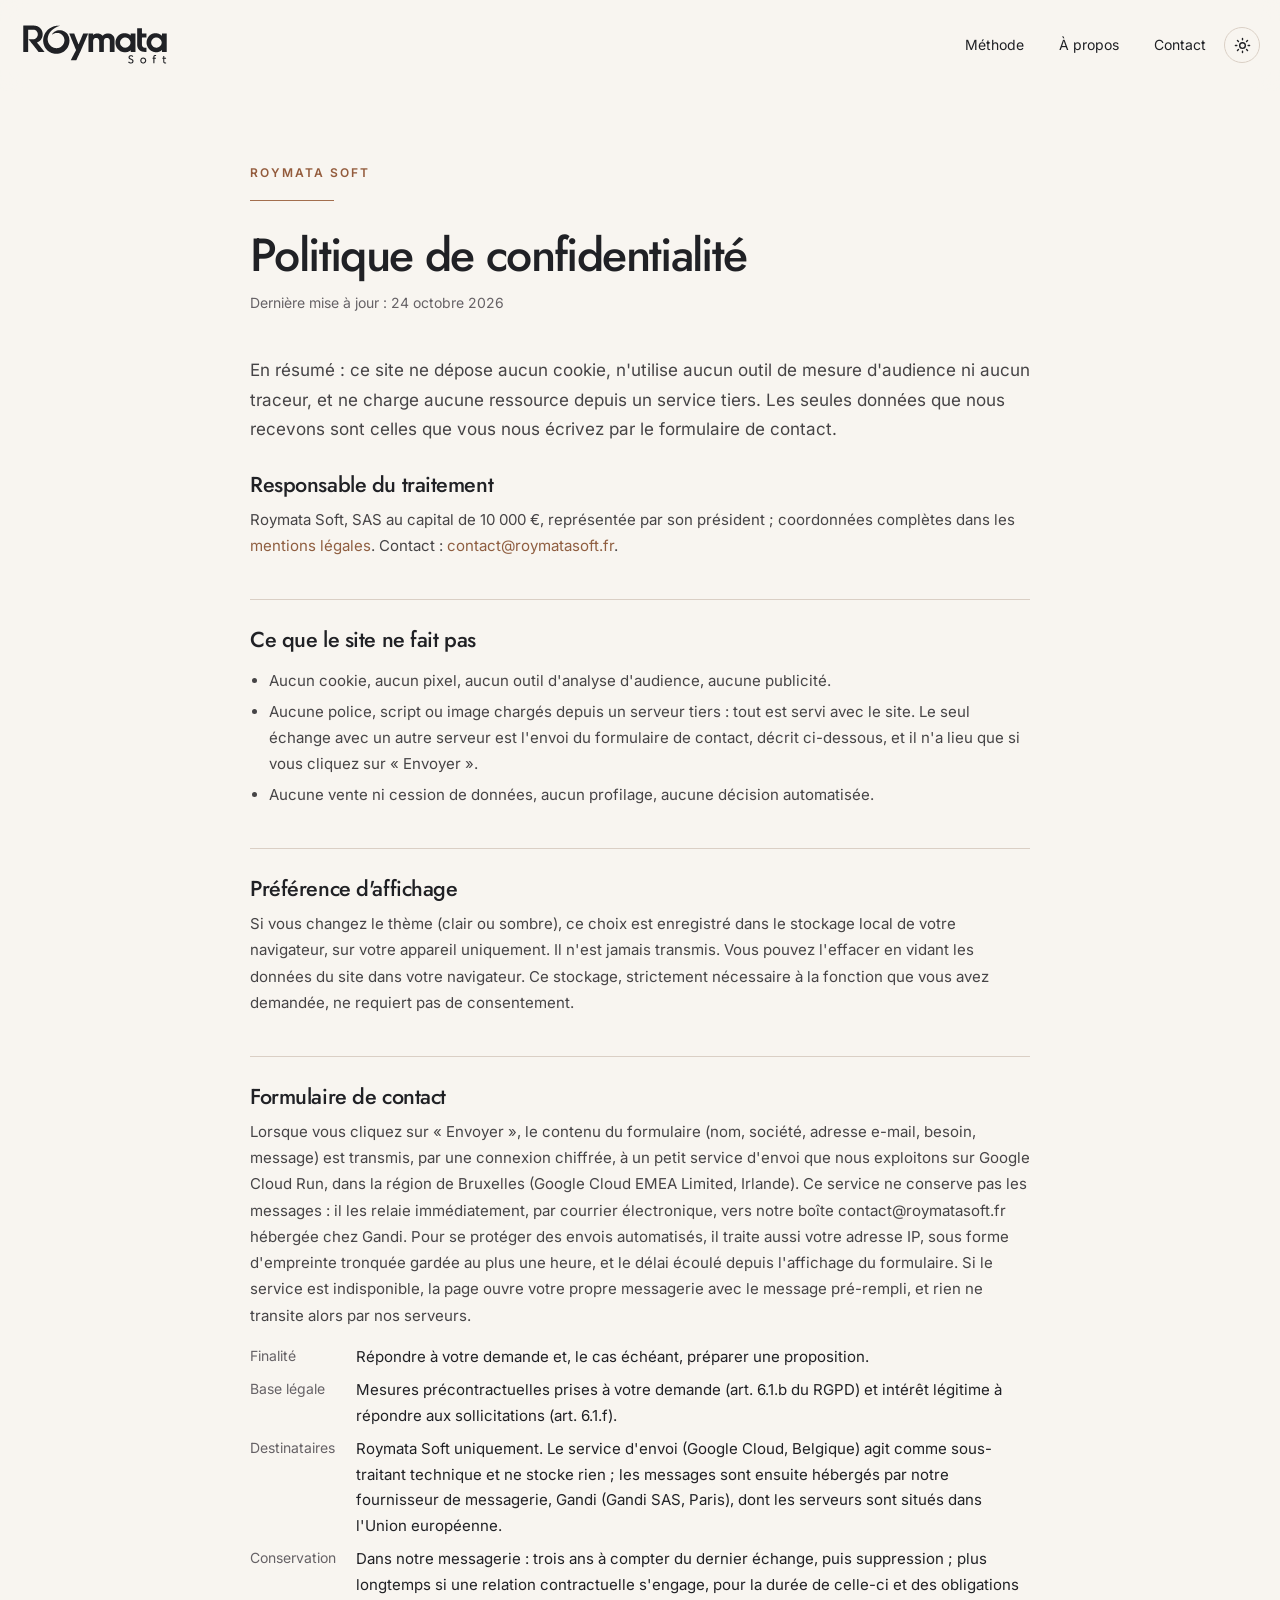
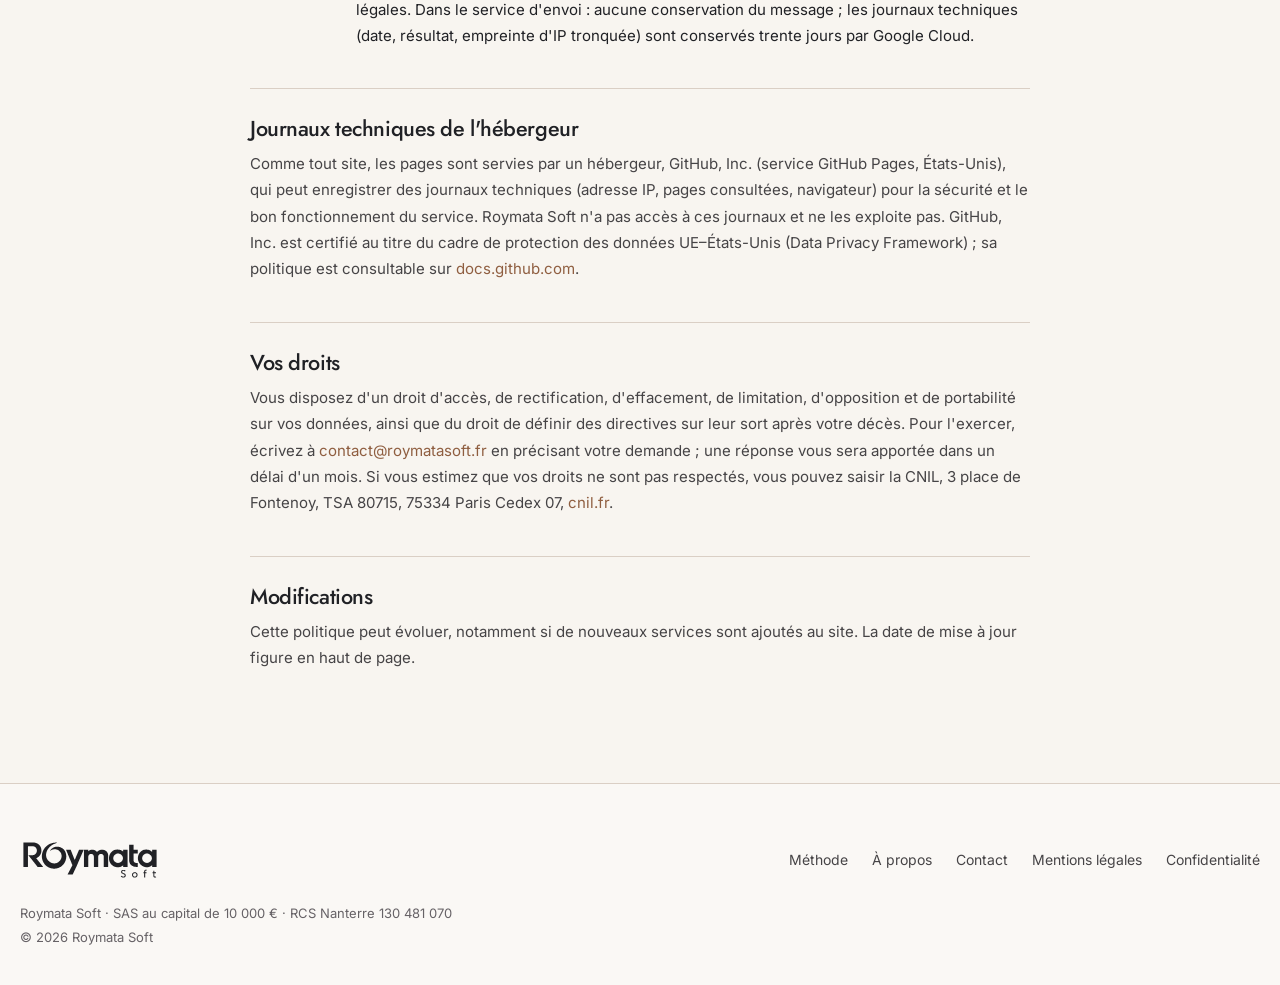
<file: confidentialite/index.html>
<!doctype html>
<html lang="fr">
<head>
<meta charset="utf-8">
<meta name="viewport" content="width=device-width, initial-scale=1">
<title>Politique de confidentialité — Roymata Soft</title>
<meta name="description" content="Politique de confidentialité de roymatasoft.com : aucun cookie, aucun traceur, données du formulaire de contact, vos droits.">
<link rel="canonical" href="https://roymatasoft.com/confidentialite/">
<link rel="icon" href="../assets/monogramme-noir.svg" type="image/svg+xml" media="(prefers-color-scheme: light)">
<link rel="icon" href="../assets/monogramme-blanc.svg" type="image/svg+xml" media="(prefers-color-scheme: dark)">
<script>
  (function(){try{var t=localStorage.getItem('theme');if(t)document.documentElement.setAttribute('data-theme',t);}catch(e){}})();
</script>
<style>
@font-face{font-family:'Inter';font-style:normal;font-weight:400;font-display:swap;src:url(../assets/fonts/inter-400-latin-ext.woff2) format('woff2');unicode-range:U+0100-02BA, U+02BD-02C5, U+02C7-02CC, U+02CE-02D7, U+02DD-02FF, U+0304, U+0308, U+0329, U+1D00-1DBF, U+1E00-1E9F, U+1EF2-1EFF, U+2020, U+20A0-20AB, U+20AD-20C4, U+2113, U+2C60-2C7F, U+A720-A7FF}
@font-face{font-family:'Inter';font-style:normal;font-weight:400;font-display:swap;src:url(../assets/fonts/inter-400-latin.woff2) format('woff2');unicode-range:U+0000-00FF, U+0131, U+0152-0153, U+02BB-02BC, U+02C6, U+02DA, U+02DC, U+0304, U+0308, U+0329, U+2000-206F, U+20AC, U+2122, U+2191, U+2193, U+2212, U+2215, U+FEFF, U+FFFD}
@font-face{font-family:'Inter';font-style:normal;font-weight:500;font-display:swap;src:url(../assets/fonts/inter-500-latin-ext.woff2) format('woff2');unicode-range:U+0100-02BA, U+02BD-02C5, U+02C7-02CC, U+02CE-02D7, U+02DD-02FF, U+0304, U+0308, U+0329, U+1D00-1DBF, U+1E00-1E9F, U+1EF2-1EFF, U+2020, U+20A0-20AB, U+20AD-20C4, U+2113, U+2C60-2C7F, U+A720-A7FF}
@font-face{font-family:'Inter';font-style:normal;font-weight:500;font-display:swap;src:url(../assets/fonts/inter-500-latin.woff2) format('woff2');unicode-range:U+0000-00FF, U+0131, U+0152-0153, U+02BB-02BC, U+02C6, U+02DA, U+02DC, U+0304, U+0308, U+0329, U+2000-206F, U+20AC, U+2122, U+2191, U+2193, U+2212, U+2215, U+FEFF, U+FFFD}
@font-face{font-family:'Inter';font-style:normal;font-weight:600;font-display:swap;src:url(../assets/fonts/inter-600-latin-ext.woff2) format('woff2');unicode-range:U+0100-02BA, U+02BD-02C5, U+02C7-02CC, U+02CE-02D7, U+02DD-02FF, U+0304, U+0308, U+0329, U+1D00-1DBF, U+1E00-1E9F, U+1EF2-1EFF, U+2020, U+20A0-20AB, U+20AD-20C4, U+2113, U+2C60-2C7F, U+A720-A7FF}
@font-face{font-family:'Inter';font-style:normal;font-weight:600;font-display:swap;src:url(../assets/fonts/inter-600-latin.woff2) format('woff2');unicode-range:U+0000-00FF, U+0131, U+0152-0153, U+02BB-02BC, U+02C6, U+02DA, U+02DC, U+0304, U+0308, U+0329, U+2000-206F, U+20AC, U+2122, U+2191, U+2193, U+2212, U+2215, U+FEFF, U+FFFD}
@font-face{font-family:'Jost';font-style:normal;font-weight:500;font-display:swap;src:url(../assets/fonts/jost-500-latin-ext.woff2) format('woff2');unicode-range:U+0100-02BA, U+02BD-02C5, U+02C7-02CC, U+02CE-02D7, U+02DD-02FF, U+0304, U+0308, U+0329, U+1D00-1DBF, U+1E00-1E9F, U+1EF2-1EFF, U+2020, U+20A0-20AB, U+20AD-20C4, U+2113, U+2C60-2C7F, U+A720-A7FF}
@font-face{font-family:'Jost';font-style:normal;font-weight:500;font-display:swap;src:url(../assets/fonts/jost-500-latin.woff2) format('woff2');unicode-range:U+0000-00FF, U+0131, U+0152-0153, U+02BB-02BC, U+02C6, U+02DA, U+02DC, U+0304, U+0308, U+0329, U+2000-206F, U+20AC, U+2122, U+2191, U+2193, U+2212, U+2215, U+FEFF, U+FFFD}
@font-face{font-family:'Jost';font-style:normal;font-weight:600;font-display:swap;src:url(../assets/fonts/jost-600-latin-ext.woff2) format('woff2');unicode-range:U+0100-02BA, U+02BD-02C5, U+02C7-02CC, U+02CE-02D7, U+02DD-02FF, U+0304, U+0308, U+0329, U+1D00-1DBF, U+1E00-1E9F, U+1EF2-1EFF, U+2020, U+20A0-20AB, U+20AD-20C4, U+2113, U+2C60-2C7F, U+A720-A7FF}
@font-face{font-family:'Jost';font-style:normal;font-weight:600;font-display:swap;src:url(../assets/fonts/jost-600-latin.woff2) format('woff2');unicode-range:U+0000-00FF, U+0131, U+0152-0153, U+02BB-02BC, U+02C6, U+02DA, U+02DC, U+0304, U+0308, U+0329, U+2000-206F, U+20AC, U+2122, U+2191, U+2193, U+2212, U+2215, U+FEFF, U+FFFD}
@font-face{font-family:'Jost';font-style:normal;font-weight:700;font-display:swap;src:url(../assets/fonts/jost-700-latin-ext.woff2) format('woff2');unicode-range:U+0100-02BA, U+02BD-02C5, U+02C7-02CC, U+02CE-02D7, U+02DD-02FF, U+0304, U+0308, U+0329, U+1D00-1DBF, U+1E00-1E9F, U+1EF2-1EFF, U+2020, U+20A0-20AB, U+20AD-20C4, U+2113, U+2C60-2C7F, U+A720-A7FF}
@font-face{font-family:'Jost';font-style:normal;font-weight:700;font-display:swap;src:url(../assets/fonts/jost-700-latin.woff2) format('woff2');unicode-range:U+0000-00FF, U+0131, U+0152-0153, U+02BB-02BC, U+02C6, U+02DA, U+02DC, U+0304, U+0308, U+0329, U+2000-206F, U+20AC, U+2122, U+2191, U+2193, U+2212, U+2215, U+FEFF, U+FFFD}
</style>
<style>
  /* ===== Charte Roymata Soft v2 (23 oct. 2026) : papier chaud, encre, bronze ===== */
  :root{
    --logo-url:url("data:image/svg+xml;utf8,%3Csvg xmlns='http://www.w3.org/2000/svg' viewBox='52 445 1151 333'%3E%3Cpath fill='black' fill-rule='evenodd' d='M 996 713 L 995 714 L 993 714 L 992 715 L 990 715 L 988 717 L 987 717 L 982 722 L 982 723 L 980 725 L 980 727 L 979 728 L 979 731 L 978 732 L 978 739 L 979 740 L 979 743 L 980 744 L 980 746 L 981 747 L 981 748 L 984 751 L 984 752 L 985 752 L 988 755 L 989 755 L 992 757 L 994 757 L 995 758 L 1006 758 L 1007 757 L 1009 757 L 1010 756 L 1012 756 L 1013 755 L 1014 755 L 1020 749 L 1020 748 L 1022 746 L 1022 744 L 1023 743 L 1023 741 L 1024 740 L 1024 731 L 1023 730 L 1023 728 L 1022 727 L 1022 725 L 1020 723 L 1020 722 L 1015 717 L 1014 717 L 1009 714 L 1006 714 L 1005 713 Z M 1001 720 L 1002 721 L 1006 721 L 1008 723 L 1009 723 L 1013 727 L 1013 728 L 1015 731 L 1015 740 L 1014 741 L 1013 744 L 1008 749 L 1007 749 L 1006 750 L 1004 750 L 1003 751 L 999 751 L 998 750 L 996 750 L 995 749 L 994 749 L 992 747 L 991 747 L 990 746 L 990 745 L 988 743 L 988 742 L 987 741 L 987 730 L 988 729 L 988 728 L 994 722 L 995 722 L 996 721 L 1000 721 Z M 1156 701 L 1156 713 L 1155 714 L 1149 714 L 1149 721 L 1155 721 L 1156 722 L 1156 748 L 1157 749 L 1157 751 L 1159 753 L 1159 754 L 1160 755 L 1161 755 L 1163 757 L 1165 757 L 1166 758 L 1176 758 L 1177 757 L 1179 757 L 1179 755 L 1178 754 L 1178 750 L 1175 750 L 1174 751 L 1172 751 L 1171 750 L 1168 750 L 1165 747 L 1165 746 L 1164 745 L 1164 723 L 1166 721 L 1178 721 L 1178 714 L 1166 714 L 1164 712 L 1164 701 Z M 902 694 L 901 695 L 898 695 L 897 696 L 896 696 L 894 698 L 893 698 L 890 701 L 890 702 L 888 705 L 888 707 L 887 708 L 887 713 L 888 714 L 888 717 L 889 718 L 889 719 L 894 724 L 897 725 L 899 727 L 901 727 L 902 728 L 903 728 L 906 730 L 908 730 L 909 731 L 910 731 L 912 733 L 913 733 L 915 735 L 915 736 L 917 739 L 917 743 L 916 744 L 916 745 L 911 750 L 908 750 L 907 751 L 904 751 L 903 750 L 900 750 L 899 749 L 896 748 L 891 743 L 890 743 L 884 749 L 887 752 L 888 752 L 893 756 L 895 756 L 896 757 L 898 757 L 899 758 L 911 758 L 912 757 L 915 757 L 916 756 L 917 756 L 919 754 L 920 754 L 924 749 L 924 747 L 925 746 L 925 743 L 926 742 L 926 739 L 925 738 L 925 734 L 924 733 L 924 732 L 922 730 L 922 729 L 920 727 L 919 727 L 917 725 L 916 725 L 915 724 L 914 724 L 909 721 L 907 721 L 906 720 L 905 720 L 904 719 L 901 718 L 896 713 L 896 708 L 897 707 L 897 706 L 899 704 L 900 704 L 903 702 L 909 702 L 910 703 L 912 703 L 914 705 L 915 705 L 918 708 L 919 708 L 921 706 L 921 705 L 924 702 L 920 698 L 919 698 L 914 695 L 911 695 L 910 694 Z M 1101 693 L 1097 693 L 1096 692 L 1092 692 L 1091 693 L 1088 693 L 1087 694 L 1086 694 L 1081 699 L 1081 700 L 1080 701 L 1080 704 L 1079 705 L 1079 713 L 1078 714 L 1073 714 L 1073 721 L 1078 721 L 1079 722 L 1079 756 L 1080 757 L 1088 757 L 1088 722 L 1089 721 L 1099 721 L 1099 714 L 1089 714 L 1088 713 L 1088 705 L 1089 704 L 1089 703 L 1091 701 L 1092 701 L 1093 700 L 1098 700 L 1099 701 L 1100 701 L 1100 698 L 1101 697 Z M 577 526 L 577 669 L 613 669 L 613 582 L 614 581 L 614 578 L 615 577 L 615 575 L 616 574 L 617 571 L 624 564 L 625 564 L 628 562 L 630 562 L 631 561 L 642 561 L 643 562 L 645 562 L 646 563 L 649 564 L 654 568 L 654 569 L 656 571 L 656 572 L 659 577 L 659 582 L 660 583 L 660 669 L 695 669 L 696 668 L 696 580 L 697 579 L 697 576 L 698 575 L 699 572 L 701 570 L 701 569 L 704 566 L 705 566 L 707 564 L 708 564 L 713 561 L 725 561 L 726 562 L 728 562 L 729 563 L 732 564 L 739 571 L 739 572 L 741 575 L 741 577 L 742 578 L 742 668 L 743 669 L 778 669 L 779 668 L 779 569 L 778 568 L 778 563 L 777 562 L 777 559 L 776 558 L 776 556 L 775 555 L 775 554 L 774 553 L 774 552 L 773 551 L 772 548 L 770 546 L 770 545 L 762 537 L 761 537 L 758 534 L 757 534 L 756 533 L 755 533 L 754 532 L 753 532 L 748 529 L 746 529 L 745 528 L 741 528 L 740 527 L 735 527 L 734 526 L 722 526 L 721 527 L 716 527 L 715 528 L 712 528 L 711 529 L 709 529 L 708 530 L 706 530 L 705 531 L 704 531 L 703 532 L 702 532 L 701 533 L 698 534 L 696 536 L 695 536 L 692 539 L 691 539 L 686 544 L 678 536 L 677 536 L 672 532 L 671 532 L 670 531 L 668 531 L 667 530 L 666 530 L 665 529 L 663 529 L 662 528 L 659 528 L 658 527 L 653 527 L 652 526 L 639 526 L 638 527 L 634 527 L 633 528 L 630 528 L 627 530 L 625 530 L 624 531 L 621 532 L 619 534 L 618 534 L 614 538 L 613 537 L 613 526 Z M 574 526 L 537 526 L 535 528 L 535 529 L 534 530 L 534 532 L 533 533 L 533 534 L 531 537 L 531 539 L 529 542 L 529 544 L 528 545 L 528 546 L 526 549 L 526 551 L 524 554 L 524 556 L 521 561 L 521 563 L 518 568 L 518 570 L 517 571 L 517 572 L 515 575 L 515 577 L 512 582 L 512 584 L 510 587 L 510 589 L 509 590 L 509 591 L 507 594 L 507 596 L 504 601 L 504 603 L 502 606 L 502 608 L 500 610 L 498 608 L 498 606 L 496 603 L 496 601 L 495 600 L 495 598 L 493 595 L 493 593 L 492 592 L 492 591 L 491 590 L 491 588 L 489 585 L 489 583 L 488 582 L 488 580 L 486 577 L 486 575 L 485 574 L 485 572 L 482 567 L 482 565 L 481 564 L 481 563 L 480 562 L 480 560 L 478 557 L 478 555 L 477 554 L 477 552 L 475 549 L 475 547 L 473 544 L 473 542 L 472 541 L 472 539 L 470 536 L 470 534 L 468 531 L 468 529 L 467 528 L 467 527 L 466 526 L 428 526 L 428 527 L 429 528 L 429 530 L 431 533 L 431 535 L 433 538 L 433 540 L 436 545 L 436 547 L 438 550 L 438 552 L 439 553 L 439 554 L 440 555 L 440 557 L 442 560 L 442 562 L 444 565 L 444 567 L 445 568 L 445 569 L 447 572 L 447 574 L 450 579 L 450 581 L 452 584 L 452 586 L 454 589 L 454 591 L 457 596 L 457 598 L 459 601 L 459 603 L 460 604 L 460 605 L 462 608 L 462 610 L 465 615 L 465 617 L 467 620 L 467 622 L 469 625 L 469 627 L 471 630 L 471 632 L 473 635 L 473 637 L 475 640 L 475 642 L 478 647 L 478 649 L 479 650 L 479 651 L 480 652 L 480 654 L 481 655 L 481 656 L 479 658 L 479 659 L 478 660 L 477 663 L 475 665 L 475 666 L 474 667 L 474 668 L 473 669 L 473 670 L 472 671 L 472 672 L 471 673 L 471 674 L 470 675 L 470 676 L 469 677 L 468 680 L 466 682 L 466 683 L 465 684 L 465 685 L 464 686 L 464 687 L 463 688 L 463 689 L 462 690 L 462 691 L 461 692 L 461 693 L 460 694 L 460 695 L 459 696 L 459 697 L 458 698 L 458 699 L 457 700 L 456 703 L 454 705 L 454 706 L 453 707 L 453 708 L 452 709 L 452 710 L 451 711 L 451 712 L 450 713 L 450 714 L 449 715 L 449 716 L 448 717 L 448 718 L 447 719 L 446 722 L 444 724 L 444 725 L 443 726 L 443 728 L 440 733 L 483 733 L 483 732 L 484 731 L 484 730 L 485 729 L 485 728 L 488 723 L 488 721 L 489 720 L 489 719 L 490 718 L 490 717 L 491 716 L 491 715 L 494 710 L 494 708 L 495 707 L 495 706 L 496 705 L 496 704 L 497 703 L 497 702 L 498 701 L 498 700 L 499 699 L 499 698 L 500 697 L 500 696 L 501 695 L 501 694 L 502 693 L 502 692 L 505 687 L 505 685 L 506 684 L 506 683 L 507 682 L 507 681 L 508 680 L 508 679 L 509 678 L 509 677 L 510 676 L 510 675 L 511 674 L 511 673 L 512 672 L 512 671 L 515 666 L 515 664 L 516 663 L 516 662 L 519 657 L 519 655 L 522 650 L 522 648 L 523 647 L 523 646 L 525 643 L 525 641 L 528 636 L 528 634 L 530 631 L 530 629 L 531 628 L 531 627 L 534 622 L 534 620 L 537 615 L 537 613 L 539 610 L 539 608 L 540 607 L 540 606 L 543 601 L 543 599 L 545 596 L 545 594 L 546 593 L 546 592 L 549 587 L 549 585 L 552 580 L 552 578 L 555 573 L 555 571 L 558 566 L 558 564 L 561 559 L 561 557 L 564 552 L 564 550 L 565 549 L 565 548 L 566 547 L 566 546 L 569 541 L 569 539 L 571 536 L 571 534 L 572 533 L 572 532 L 575 527 Z M 1044 548 L 1044 549 L 1041 552 L 1041 553 L 1039 555 L 1038 558 L 1036 560 L 1036 561 L 1033 566 L 1033 568 L 1031 571 L 1031 573 L 1030 574 L 1030 576 L 1029 577 L 1029 581 L 1028 582 L 1028 587 L 1027 588 L 1027 606 L 1028 607 L 1028 611 L 1029 612 L 1029 615 L 1030 616 L 1030 618 L 1031 619 L 1031 621 L 1032 622 L 1032 624 L 1033 625 L 1033 626 L 1034 627 L 1034 628 L 1035 629 L 1035 630 L 1036 631 L 1037 634 L 1039 636 L 1039 637 L 1041 639 L 1041 640 L 1044 643 L 1044 644 L 1054 654 L 1055 654 L 1058 657 L 1059 657 L 1064 661 L 1065 661 L 1066 662 L 1067 662 L 1068 663 L 1069 663 L 1070 664 L 1071 664 L 1076 667 L 1078 667 L 1079 668 L 1081 668 L 1082 669 L 1085 669 L 1086 670 L 1090 670 L 1091 671 L 1113 671 L 1114 670 L 1117 670 L 1118 669 L 1121 669 L 1122 668 L 1124 668 L 1125 667 L 1126 667 L 1127 666 L 1128 666 L 1129 665 L 1130 665 L 1131 664 L 1134 663 L 1136 661 L 1137 661 L 1139 659 L 1140 659 L 1144 655 L 1145 655 L 1146 656 L 1146 669 L 1183 669 L 1183 527 L 1182 526 L 1146 526 L 1146 539 L 1145 540 L 1146 541 L 1144 543 L 1139 538 L 1138 538 L 1133 534 L 1132 534 L 1131 533 L 1130 533 L 1129 532 L 1128 532 L 1123 529 L 1121 529 L 1120 528 L 1118 528 L 1117 527 L 1115 527 L 1114 526 L 1110 526 L 1109 525 L 1104 525 L 1103 524 L 1090 524 L 1089 525 L 1083 525 L 1082 526 L 1079 526 L 1078 527 L 1075 527 L 1074 528 L 1072 528 L 1071 529 L 1070 529 L 1069 530 L 1068 530 L 1067 531 L 1066 531 L 1065 532 L 1064 532 L 1063 533 L 1060 534 L 1058 536 L 1057 536 L 1055 538 L 1054 538 Z M 1094 558 L 1111 558 L 1112 559 L 1114 559 L 1115 560 L 1117 560 L 1118 561 L 1119 561 L 1120 562 L 1123 563 L 1125 565 L 1126 565 L 1130 569 L 1131 569 L 1133 571 L 1133 572 L 1137 576 L 1137 577 L 1139 579 L 1139 580 L 1141 583 L 1141 585 L 1142 586 L 1142 588 L 1143 589 L 1143 593 L 1144 594 L 1144 600 L 1143 601 L 1143 605 L 1142 606 L 1142 608 L 1141 609 L 1141 611 L 1140 612 L 1140 613 L 1138 615 L 1138 616 L 1136 618 L 1136 619 L 1128 627 L 1127 627 L 1122 631 L 1121 631 L 1118 633 L 1116 633 L 1115 634 L 1113 634 L 1112 635 L 1108 635 L 1107 636 L 1099 636 L 1098 635 L 1094 635 L 1093 634 L 1090 634 L 1089 633 L 1088 633 L 1087 632 L 1086 632 L 1085 631 L 1082 630 L 1080 628 L 1079 628 L 1069 618 L 1068 615 L 1066 613 L 1066 611 L 1064 608 L 1064 605 L 1063 604 L 1063 599 L 1062 598 L 1062 596 L 1063 595 L 1063 589 L 1064 588 L 1064 586 L 1065 585 L 1065 583 L 1066 582 L 1066 581 L 1067 580 L 1068 577 L 1070 575 L 1070 574 L 1080 564 L 1081 564 L 1082 563 L 1083 563 L 1088 560 L 1090 560 L 1091 559 L 1093 559 Z M 803 548 L 803 549 L 800 552 L 800 553 L 796 558 L 796 559 L 795 560 L 795 561 L 794 562 L 794 563 L 791 568 L 791 570 L 790 571 L 790 573 L 789 574 L 789 576 L 788 577 L 788 580 L 787 581 L 787 586 L 786 587 L 786 608 L 787 609 L 787 613 L 788 614 L 788 617 L 789 618 L 789 620 L 790 621 L 790 623 L 791 624 L 791 626 L 792 627 L 792 628 L 793 629 L 793 630 L 794 631 L 794 632 L 795 633 L 796 636 L 798 638 L 798 639 L 800 641 L 800 642 L 804 646 L 804 647 L 812 655 L 813 655 L 816 658 L 817 658 L 819 660 L 822 661 L 824 663 L 825 663 L 828 665 L 830 665 L 833 667 L 835 667 L 836 668 L 838 668 L 839 669 L 841 669 L 842 670 L 847 670 L 848 671 L 859 671 L 860 672 L 861 672 L 862 671 L 872 671 L 873 670 L 877 670 L 878 669 L 881 669 L 884 667 L 886 667 L 887 666 L 888 666 L 889 665 L 890 665 L 891 664 L 894 663 L 896 661 L 897 661 L 899 659 L 900 659 L 903 656 L 904 657 L 904 668 L 905 669 L 941 669 L 941 526 L 905 526 L 904 527 L 904 539 L 903 540 L 902 540 L 899 537 L 898 537 L 896 535 L 895 535 L 894 534 L 893 534 L 892 533 L 891 533 L 890 532 L 889 532 L 884 529 L 882 529 L 881 528 L 879 528 L 878 527 L 876 527 L 875 526 L 871 526 L 870 525 L 864 525 L 863 524 L 849 524 L 848 525 L 842 525 L 841 526 L 838 526 L 837 527 L 835 527 L 834 528 L 832 528 L 831 529 L 829 529 L 828 530 L 827 530 L 826 531 L 825 531 L 824 532 L 821 533 L 819 535 L 818 535 L 816 537 L 815 537 L 812 540 L 811 540 Z M 853 558 L 869 558 L 870 559 L 872 559 L 873 560 L 875 560 L 876 561 L 878 561 L 879 562 L 880 562 L 882 564 L 883 564 L 885 566 L 886 566 L 894 574 L 894 575 L 897 578 L 897 579 L 900 584 L 900 586 L 901 587 L 901 590 L 902 591 L 902 603 L 901 604 L 901 607 L 900 608 L 900 610 L 899 611 L 898 614 L 896 616 L 896 617 L 894 619 L 894 620 L 888 626 L 887 626 L 884 629 L 883 629 L 881 631 L 880 631 L 879 632 L 877 632 L 876 633 L 875 633 L 874 634 L 872 634 L 871 635 L 866 635 L 865 636 L 857 636 L 856 635 L 852 635 L 851 634 L 849 634 L 846 632 L 844 632 L 843 631 L 842 631 L 840 629 L 839 629 L 836 626 L 835 626 L 831 622 L 831 621 L 828 618 L 828 617 L 826 615 L 826 614 L 824 611 L 824 609 L 823 608 L 823 605 L 822 604 L 822 599 L 821 598 L 821 596 L 822 595 L 822 589 L 823 588 L 823 586 L 824 585 L 824 583 L 825 582 L 825 581 L 826 580 L 827 577 L 829 575 L 829 574 L 838 565 L 839 565 L 841 563 L 842 563 L 847 560 L 849 560 L 850 559 L 852 559 Z M 954 485 L 954 621 L 955 622 L 955 626 L 956 627 L 956 630 L 957 631 L 957 633 L 959 636 L 959 638 L 960 639 L 961 642 L 963 644 L 963 645 L 966 648 L 966 649 L 973 656 L 974 656 L 977 659 L 978 659 L 979 660 L 980 660 L 981 661 L 982 661 L 983 662 L 984 662 L 989 665 L 991 665 L 992 666 L 995 666 L 996 667 L 999 667 L 1000 668 L 1009 668 L 1010 669 L 1025 669 L 1026 668 L 1026 636 L 1010 636 L 1009 635 L 1006 635 L 1005 634 L 1004 634 L 1003 633 L 1000 632 L 994 626 L 994 625 L 992 622 L 992 620 L 991 619 L 991 559 L 992 558 L 1026 558 L 1026 527 L 1025 526 L 992 526 L 991 525 L 991 485 Z M 357 467 L 351 467 L 350 466 L 335 466 L 334 467 L 326 467 L 325 468 L 320 468 L 319 469 L 316 469 L 315 470 L 312 470 L 311 471 L 309 471 L 308 472 L 306 472 L 305 473 L 303 473 L 302 474 L 300 474 L 297 476 L 295 476 L 294 477 L 293 477 L 292 478 L 291 478 L 290 479 L 289 479 L 288 480 L 285 481 L 283 483 L 280 484 L 278 486 L 277 486 L 275 488 L 274 488 L 271 491 L 270 491 L 267 494 L 266 494 L 253 507 L 253 508 L 249 512 L 249 513 L 246 516 L 246 517 L 242 522 L 242 523 L 241 524 L 241 525 L 240 526 L 240 527 L 239 528 L 239 529 L 238 530 L 238 531 L 237 532 L 237 533 L 234 538 L 234 540 L 233 541 L 233 543 L 232 544 L 232 546 L 231 547 L 231 549 L 230 550 L 230 552 L 229 553 L 229 556 L 228 557 L 228 562 L 227 563 L 227 570 L 226 571 L 226 590 L 227 591 L 227 597 L 228 598 L 228 603 L 229 604 L 229 607 L 230 608 L 230 610 L 231 611 L 231 613 L 232 614 L 232 616 L 233 617 L 233 619 L 235 622 L 235 624 L 236 625 L 236 626 L 237 627 L 237 628 L 238 629 L 239 632 L 241 634 L 241 635 L 242 636 L 242 637 L 244 639 L 244 640 L 247 643 L 247 644 L 251 648 L 251 649 L 261 659 L 262 659 L 266 663 L 267 663 L 270 666 L 271 666 L 273 668 L 276 669 L 278 671 L 279 671 L 280 672 L 281 672 L 282 673 L 283 673 L 284 674 L 285 674 L 290 677 L 292 677 L 293 678 L 295 678 L 296 679 L 298 679 L 299 680 L 301 680 L 302 681 L 306 681 L 307 682 L 311 682 L 312 683 L 320 683 L 321 684 L 337 684 L 338 683 L 345 683 L 346 682 L 350 682 L 351 681 L 354 681 L 355 680 L 358 680 L 359 679 L 361 679 L 362 678 L 364 678 L 367 676 L 369 676 L 370 675 L 371 675 L 372 674 L 373 674 L 374 673 L 377 672 L 379 670 L 382 669 L 384 667 L 385 667 L 387 665 L 388 665 L 391 662 L 392 662 L 407 647 L 407 646 L 410 643 L 410 642 L 413 639 L 414 636 L 416 634 L 416 633 L 417 632 L 417 631 L 418 630 L 418 629 L 419 628 L 419 627 L 422 622 L 422 620 L 423 619 L 423 617 L 425 614 L 425 611 L 426 610 L 426 607 L 427 606 L 427 603 L 428 602 L 428 598 L 429 597 L 429 588 L 430 587 L 430 577 L 429 576 L 429 568 L 428 567 L 428 563 L 427 562 L 427 558 L 426 557 L 426 555 L 425 554 L 425 551 L 424 550 L 424 548 L 421 543 L 421 541 L 419 539 L 418 536 L 416 534 L 416 533 L 414 531 L 414 530 L 411 527 L 411 526 L 405 520 L 404 520 L 400 516 L 399 516 L 394 512 L 393 512 L 392 511 L 391 511 L 390 510 L 389 510 L 388 509 L 387 509 L 382 506 L 380 506 L 379 505 L 377 505 L 376 504 L 373 504 L 372 503 L 369 503 L 368 502 L 363 502 L 362 501 L 344 501 L 343 502 L 338 502 L 337 503 L 334 503 L 333 504 L 331 504 L 330 505 L 328 505 L 327 506 L 326 506 L 325 507 L 324 507 L 323 508 L 322 508 L 321 509 L 320 509 L 319 510 L 316 511 L 314 513 L 313 513 L 310 516 L 309 516 L 300 525 L 300 526 L 297 529 L 297 530 L 295 532 L 295 533 L 293 536 L 296 535 L 298 533 L 301 532 L 303 530 L 304 530 L 305 529 L 306 529 L 311 526 L 313 526 L 316 524 L 319 524 L 320 523 L 323 523 L 324 522 L 343 522 L 344 523 L 348 523 L 349 524 L 351 524 L 352 525 L 354 525 L 355 526 L 356 526 L 357 527 L 358 527 L 359 528 L 360 528 L 361 529 L 364 530 L 366 532 L 367 532 L 379 544 L 379 545 L 382 548 L 382 549 L 383 550 L 383 551 L 384 552 L 384 553 L 387 558 L 387 560 L 388 561 L 388 564 L 389 565 L 389 568 L 390 569 L 390 574 L 391 575 L 391 582 L 390 583 L 390 589 L 389 590 L 389 593 L 388 594 L 388 597 L 387 598 L 387 600 L 386 601 L 386 602 L 385 603 L 385 604 L 384 605 L 384 606 L 383 607 L 382 610 L 380 612 L 380 613 L 378 615 L 378 616 L 367 627 L 366 627 L 363 630 L 362 630 L 360 632 L 359 632 L 358 633 L 357 633 L 352 636 L 350 636 L 349 637 L 347 637 L 346 638 L 342 638 L 341 639 L 335 639 L 334 640 L 325 640 L 324 639 L 318 639 L 317 638 L 314 638 L 313 637 L 310 637 L 309 636 L 307 636 L 306 635 L 305 635 L 304 634 L 303 634 L 302 633 L 301 633 L 300 632 L 299 632 L 298 631 L 295 630 L 293 628 L 292 628 L 289 625 L 288 625 L 276 613 L 276 612 L 273 609 L 273 608 L 271 606 L 271 605 L 270 604 L 270 603 L 269 602 L 269 601 L 268 600 L 268 599 L 265 594 L 265 592 L 264 591 L 264 588 L 263 587 L 263 584 L 262 583 L 262 577 L 261 576 L 261 563 L 262 562 L 262 556 L 263 555 L 263 551 L 264 550 L 264 547 L 265 546 L 265 544 L 266 543 L 266 541 L 267 540 L 267 539 L 268 538 L 268 536 L 269 535 L 269 534 L 270 533 L 270 532 L 271 531 L 271 530 L 272 529 L 273 526 L 275 524 L 276 521 L 279 518 L 279 517 L 282 514 L 282 513 L 288 507 L 288 506 L 293 501 L 294 501 L 300 495 L 301 495 L 308 489 L 309 489 L 314 485 L 317 484 L 319 482 L 320 482 L 321 481 L 322 481 L 323 480 L 324 480 L 325 479 L 326 479 L 327 478 L 328 478 L 333 475 L 335 475 L 336 474 L 337 474 L 338 473 L 340 473 L 343 471 L 345 471 L 346 470 L 348 470 L 349 469 L 351 469 L 352 468 L 355 468 L 356 467 Z M 73 465 L 72 466 L 72 668 L 73 669 L 109 669 L 110 668 L 110 498 L 111 497 L 157 497 L 158 498 L 160 498 L 161 499 L 163 499 L 164 500 L 167 501 L 170 504 L 171 504 L 176 509 L 176 510 L 179 513 L 179 514 L 180 515 L 180 516 L 183 521 L 183 524 L 184 525 L 184 531 L 185 532 L 185 534 L 184 535 L 184 541 L 183 542 L 183 545 L 181 548 L 181 550 L 179 552 L 178 555 L 174 559 L 174 560 L 173 561 L 172 561 L 168 565 L 167 565 L 165 567 L 164 567 L 163 568 L 161 568 L 160 569 L 158 569 L 157 570 L 153 570 L 152 571 L 112 571 L 115 574 L 115 575 L 120 580 L 120 581 L 125 586 L 125 587 L 129 591 L 129 592 L 133 596 L 133 597 L 137 601 L 137 602 L 142 607 L 142 608 L 145 611 L 145 612 L 149 616 L 149 617 L 152 620 L 152 621 L 157 626 L 157 627 L 160 630 L 160 631 L 164 635 L 164 636 L 172 645 L 172 646 L 175 649 L 175 650 L 179 654 L 179 655 L 182 658 L 182 659 L 186 663 L 186 664 L 189 667 L 189 668 L 190 669 L 236 669 L 236 668 L 234 666 L 234 665 L 230 661 L 230 660 L 226 656 L 226 655 L 222 651 L 222 650 L 218 646 L 218 645 L 214 641 L 214 640 L 210 636 L 210 635 L 206 631 L 206 630 L 202 626 L 202 625 L 198 621 L 198 620 L 194 616 L 194 615 L 190 611 L 190 610 L 186 606 L 186 605 L 182 601 L 182 600 L 179 597 L 179 596 L 180 595 L 181 595 L 182 594 L 184 594 L 185 593 L 186 593 L 187 592 L 190 591 L 192 589 L 193 589 L 196 586 L 197 586 L 209 574 L 209 573 L 213 568 L 213 567 L 214 566 L 214 565 L 215 564 L 215 563 L 218 558 L 218 556 L 219 555 L 219 553 L 220 552 L 220 549 L 221 548 L 221 543 L 222 542 L 222 523 L 221 522 L 221 517 L 220 516 L 220 513 L 219 512 L 219 510 L 218 509 L 218 507 L 217 506 L 217 505 L 216 504 L 216 503 L 215 502 L 215 501 L 214 500 L 213 497 L 211 495 L 211 494 L 209 492 L 209 491 L 198 480 L 197 480 L 195 478 L 194 478 L 189 474 L 188 474 L 183 471 L 181 471 L 180 470 L 178 470 L 177 469 L 175 469 L 174 468 L 172 468 L 171 467 L 167 467 L 166 466 L 159 466 L 158 465 Z'/%3E%3C/svg%3E");
    --mono-url:url("data:image/svg+xml;utf8,%3Csvg xmlns='http://www.w3.org/2000/svg' viewBox='214 454 228 242'%3E%3Cpath fill='black' fill-rule='evenodd' d='M 357 467 L 351 467 L 350 466 L 335 466 L 334 467 L 326 467 L 325 468 L 320 468 L 319 469 L 316 469 L 315 470 L 312 470 L 311 471 L 309 471 L 308 472 L 306 472 L 305 473 L 303 473 L 302 474 L 300 474 L 297 476 L 295 476 L 294 477 L 293 477 L 292 478 L 291 478 L 290 479 L 289 479 L 288 480 L 285 481 L 283 483 L 280 484 L 278 486 L 277 486 L 275 488 L 274 488 L 271 491 L 270 491 L 267 494 L 266 494 L 253 507 L 253 508 L 249 512 L 249 513 L 246 516 L 246 517 L 242 522 L 242 523 L 241 524 L 241 525 L 240 526 L 240 527 L 239 528 L 239 529 L 238 530 L 238 531 L 237 532 L 237 533 L 234 538 L 234 540 L 233 541 L 233 543 L 232 544 L 232 546 L 231 547 L 231 549 L 230 550 L 230 552 L 229 553 L 229 556 L 228 557 L 228 562 L 227 563 L 227 570 L 226 571 L 226 590 L 227 591 L 227 597 L 228 598 L 228 603 L 229 604 L 229 607 L 230 608 L 230 610 L 231 611 L 231 613 L 232 614 L 232 616 L 233 617 L 233 619 L 235 622 L 235 624 L 236 625 L 236 626 L 237 627 L 237 628 L 238 629 L 239 632 L 241 634 L 241 635 L 242 636 L 242 637 L 244 639 L 244 640 L 247 643 L 247 644 L 251 648 L 251 649 L 261 659 L 262 659 L 266 663 L 267 663 L 270 666 L 271 666 L 273 668 L 276 669 L 278 671 L 279 671 L 280 672 L 281 672 L 282 673 L 283 673 L 284 674 L 285 674 L 290 677 L 292 677 L 293 678 L 295 678 L 296 679 L 298 679 L 299 680 L 301 680 L 302 681 L 306 681 L 307 682 L 311 682 L 312 683 L 320 683 L 321 684 L 337 684 L 338 683 L 345 683 L 346 682 L 350 682 L 351 681 L 354 681 L 355 680 L 358 680 L 359 679 L 361 679 L 362 678 L 364 678 L 367 676 L 369 676 L 370 675 L 371 675 L 372 674 L 373 674 L 374 673 L 377 672 L 379 670 L 382 669 L 384 667 L 385 667 L 387 665 L 388 665 L 391 662 L 392 662 L 407 647 L 407 646 L 410 643 L 410 642 L 413 639 L 414 636 L 416 634 L 416 633 L 417 632 L 417 631 L 418 630 L 418 629 L 419 628 L 419 627 L 422 622 L 422 620 L 423 619 L 423 617 L 425 614 L 425 611 L 426 610 L 426 607 L 427 606 L 427 603 L 428 602 L 428 598 L 429 597 L 429 588 L 430 587 L 430 577 L 429 576 L 429 568 L 428 567 L 428 563 L 427 562 L 427 558 L 426 557 L 426 555 L 425 554 L 425 551 L 424 550 L 424 548 L 421 543 L 421 541 L 419 539 L 418 536 L 416 534 L 416 533 L 414 531 L 414 530 L 411 527 L 411 526 L 405 520 L 404 520 L 400 516 L 399 516 L 394 512 L 393 512 L 392 511 L 391 511 L 390 510 L 389 510 L 388 509 L 387 509 L 382 506 L 380 506 L 379 505 L 377 505 L 376 504 L 373 504 L 372 503 L 369 503 L 368 502 L 363 502 L 362 501 L 344 501 L 343 502 L 338 502 L 337 503 L 334 503 L 333 504 L 331 504 L 330 505 L 328 505 L 327 506 L 326 506 L 325 507 L 324 507 L 323 508 L 322 508 L 321 509 L 320 509 L 319 510 L 316 511 L 314 513 L 313 513 L 310 516 L 309 516 L 300 525 L 300 526 L 297 529 L 297 530 L 295 532 L 295 533 L 293 536 L 296 535 L 298 533 L 301 532 L 303 530 L 304 530 L 305 529 L 306 529 L 311 526 L 313 526 L 316 524 L 319 524 L 320 523 L 323 523 L 324 522 L 343 522 L 344 523 L 348 523 L 349 524 L 351 524 L 352 525 L 354 525 L 355 526 L 356 526 L 357 527 L 358 527 L 359 528 L 360 528 L 361 529 L 364 530 L 366 532 L 367 532 L 379 544 L 379 545 L 382 548 L 382 549 L 383 550 L 383 551 L 384 552 L 384 553 L 387 558 L 387 560 L 388 561 L 388 564 L 389 565 L 389 568 L 390 569 L 390 574 L 391 575 L 391 582 L 390 583 L 390 589 L 389 590 L 389 593 L 388 594 L 388 597 L 387 598 L 387 600 L 386 601 L 386 602 L 385 603 L 385 604 L 384 605 L 384 606 L 383 607 L 382 610 L 380 612 L 380 613 L 378 615 L 378 616 L 367 627 L 366 627 L 363 630 L 362 630 L 360 632 L 359 632 L 358 633 L 357 633 L 352 636 L 350 636 L 349 637 L 347 637 L 346 638 L 342 638 L 341 639 L 335 639 L 334 640 L 325 640 L 324 639 L 318 639 L 317 638 L 314 638 L 313 637 L 310 637 L 309 636 L 307 636 L 306 635 L 305 635 L 304 634 L 303 634 L 302 633 L 301 633 L 300 632 L 299 632 L 298 631 L 295 630 L 293 628 L 292 628 L 289 625 L 288 625 L 276 613 L 276 612 L 273 609 L 273 608 L 271 606 L 271 605 L 270 604 L 270 603 L 269 602 L 269 601 L 268 600 L 268 599 L 265 594 L 265 592 L 264 591 L 264 588 L 263 587 L 263 584 L 262 583 L 262 577 L 261 576 L 261 563 L 262 562 L 262 556 L 263 555 L 263 551 L 264 550 L 264 547 L 265 546 L 265 544 L 266 543 L 266 541 L 267 540 L 267 539 L 268 538 L 268 536 L 269 535 L 269 534 L 270 533 L 270 532 L 271 531 L 271 530 L 272 529 L 273 526 L 275 524 L 276 521 L 279 518 L 279 517 L 282 514 L 282 513 L 288 507 L 288 506 L 293 501 L 294 501 L 300 495 L 301 495 L 308 489 L 309 489 L 314 485 L 317 484 L 319 482 L 320 482 L 321 481 L 322 481 L 323 480 L 324 480 L 325 479 L 326 479 L 327 478 L 328 478 L 333 475 L 335 475 L 336 474 L 337 474 L 338 473 L 340 473 L 343 471 L 345 471 L 346 470 L 348 470 L 349 469 L 351 469 L 352 468 L 355 468 L 356 467 Z'/%3E%3C/svg%3E");
    --papier:#F8F5F0; --sable:#F5EFE8; --craie:#FAF8F5; --encre:#202125; --texte:#464446; --graphite:#666266;
    --filet:#DACFC5; --bronze:#A36E4D; --bronze-fort:#8F5E40; --bronze-doux:#935B3C; --bronze-clair:#F1E7DD; --sur-bronze:#FFFFFF;
    --halo-1:#D7C8BB; --halo-2:#FFFDFA; --ombre-sculpture:#4D372522; --sol:#54381F24;
    --marque:#FFF1B8; --rayon:6px; --max:1300px;
    --fond:var(--papier); --surface:var(--craie); --accent:var(--bronze); --accent-fort:var(--bronze-fort); --accent-doux:var(--bronze-clair); --discret:var(--graphite); --sur-accent:var(--sur-bronze);
    color-scheme:light;
  }
  @media (prefers-color-scheme:dark){
    :root:not([data-theme="light"]){
      --fond:#1B1917; --sable:#1F1C1A; --surface:#242120; --encre:#F3EEE7; --texte:#D9D2C8; --discret:#A39B90;
      --filet:#3A3531; --accent:#C08A63; --accent-fort:#D1A07A; --accent-doux:#33291F; --sur-accent:#1B1917;
      --halo-1:#3A2F27; --halo-2:#2A2522; --ombre-sculpture:#00000066; --sol:#00000055;
      --marque:#5A4A12;
      color-scheme:dark;
    }
  }
  :root[data-theme="dark"]{
    --fond:#1B1917; --sable:#1F1C1A; --surface:#242120; --encre:#F3EEE7; --texte:#D9D2C8; --discret:#A39B90;
    --filet:#3A3531; --accent:#C08A63; --accent-fort:#D1A07A; --accent-doux:#33291F; --sur-accent:#1B1917;
    --halo-1:#3A2F27; --halo-2:#2A2522; --ombre-sculpture:#00000066; --sol:#00000055;
    --marque:#5A4A12;
    color-scheme:dark;
  }

  *{box-sizing:border-box}
  html{scroll-behavior:smooth;scroll-padding-top:100px}
  body{margin:0;background:var(--fond);color:var(--texte);font:400 16px/1.7 Inter,system-ui,-apple-system,"Segoe UI",sans-serif;-webkit-font-smoothing:antialiased}
  h1,h2,h3,h4{font-family:Jost,Inter,system-ui,sans-serif;color:var(--encre);font-weight:500;margin:0;letter-spacing:-.02em}
  h1{font-size:clamp(2.6rem,4.3vw,4.1rem);line-height:1.12;letter-spacing:-.035em}
  h2{font-size:clamp(1.9rem,3vw,2.45rem);line-height:1.1}
  h3{font-size:1.35rem;line-height:1.3}
  p{margin:0 0 1em}
  a{color:var(--accent-fort);text-decoration:none}
  a:hover{text-decoration:underline;text-underline-offset:3px}
  .wrap{max-width:var(--max);margin:0 auto;padding:0 20px}
  .skip{position:absolute;left:-999px;top:8px;background:var(--accent);color:var(--sur-accent);padding:8px 12px;border-radius:var(--rayon)}
  .skip:focus{left:8px;z-index:100}

  .logo{display:inline-block;width:150px;aspect-ratio:1151/333;background:currentColor;color:var(--encre);-webkit-mask:var(--logo-url) no-repeat center/contain;mask:var(--logo-url) no-repeat center/contain}
  .mono{display:inline-block;width:1em;aspect-ratio:228/242;background:currentColor;-webkit-mask:var(--mono-url) no-repeat center/contain;mask:var(--mono-url) no-repeat center/contain;vertical-align:-.15em}

  /* En-tête */
  header{position:sticky;top:0;z-index:50;background:color-mix(in srgb,var(--fond) 88%,transparent);backdrop-filter:blur(12px);border-bottom:1px solid transparent;transition:border-color .2s}
  header.defile{border-bottom-color:var(--filet)}
  .barre{display:flex;align-items:center;gap:18px;height:90px}
  .barre .logo{flex:none}
  nav{margin-left:auto;display:flex;gap:35px;font-size:14px}
  nav a{color:var(--encre)}
  .theme{flex:none;border:1px solid var(--filet);background:transparent;color:var(--encre);width:36px;height:36px;border-radius:50%;cursor:pointer;display:grid;place-items:center}
  .theme svg{width:17px;height:17px}
  .theme .lune{display:none}
  :root[data-theme="dark"] .theme .lune{display:block} :root[data-theme="dark"] .theme .soleil{display:none}
  @media (prefers-color-scheme:dark){:root:not([data-theme="light"]) .theme .lune{display:block} :root:not([data-theme="light"]) .theme .soleil{display:none}}
  @media (max-width:760px){.barre{height:68px;gap:10px}.barre .logo{width:104px}nav{gap:12px;font-size:12px;white-space:nowrap}.theme{width:32px;height:32px}}

  /* Boutons (rectangles aux angles doux, comme l'aperçu) */
  .btn{display:inline-flex;align-items:center;gap:24px;padding:18px 26px;border-radius:var(--rayon);border:1px solid var(--accent);color:var(--encre);font:500 14px Inter,sans-serif;cursor:pointer;transition:background .15s,color .15s,transform .15s;background:transparent}
  .btn:hover{text-decoration:none;transform:translateY(-1px)}
  .btn.primary{background:var(--accent);color:var(--sur-accent)}
  .btn.primary:hover{background:var(--accent-fort)}
  .btn:not(.primary):hover{background:var(--accent-doux)}
  .btn span{font-size:15px}

  /* Titres de section : filet bronze au-dessus, titre à gauche, intro à droite */
  .sectionhead{display:flex;gap:80px;align-items:flex-start;margin-bottom:44px}
  .sectionhead h2{min-width:47%;max-width:47%}
  .sectionhead h2::before{content:"";display:block;background:var(--accent);width:42px;height:2px;margin-bottom:20px}
  .sectionhead p{font-size:15px;line-height:1.7;color:var(--discret);margin:0;padding-top:30px}
  .eyebrow{font-size:12px;letter-spacing:.17em;text-transform:uppercase;color:var(--bronze-doux);font-weight:600;margin:0 0 42px}
  .eyebrow::after{content:"";display:block;background:var(--accent);width:84px;height:1px;margin-top:17px}
  :root[data-theme="dark"] .eyebrow{color:var(--accent)}
  @media (prefers-color-scheme:dark){:root:not([data-theme="light"]) .eyebrow{color:var(--accent)}}
  section{padding:70px 0 76px}
  section + section{border-top:1px solid var(--filet)}
  .alt{background:var(--surface)}
  mark.a-completer{background:var(--marque);color:inherit;padding:0 4px;border-radius:4px}
  @media (max-width:860px){.sectionhead{display:block}.sectionhead h2{max-width:none;margin-bottom:22px}.sectionhead p{padding-top:0}section{padding:55px 0}}

  .reveal{opacity:0;transform:translateY(18px);transition:opacity .7s ease,transform .7s ease}
  .reveal.in{opacity:1;transform:none}
  @media (prefers-reduced-motion:reduce){.reveal{opacity:1;transform:none;transition:none}}

  /* ===== Accueil ===== */
  /* Accueil : la photo d'origine de la sculpture, fond, lumière et ombre compris, étirée en image de fond ;
     la sculpture nette est calée sur le bord droit de la colonne de contenu. */
  .hero{height:650px;position:relative;display:flex;align-items:center;padding:0;border-top:0;
    /* image 2600 x 1000 affichée à 650 px de haut, soit 1690 px de large ; la sculpture finit 1495 px après son bord gauche.
       On place ce bord gauche à (50vw - 845px) pour que la sculpture finisse au bord droit de la colonne de 1300 px,
       sans jamais dépasser le bord de l'écran (100vw - 1495px). Pas de pourcentage : il serait relatif à (conteneur - image). */
    background:url(assets/img/hero-fond.webp) no-repeat min(50vw - 845px, 100vw - 1495px) center / auto 100%,
      linear-gradient(90deg,#E7D4C0 0%,#E2CDB7 55%,#D7C2AB 100%)}
  .hero::before{content:"";position:absolute;inset:0;background:linear-gradient(90deg,color-mix(in srgb,var(--sable) 55%,transparent) 0%,transparent 45%);pointer-events:none}
  .hero::after{content:"";position:absolute;bottom:0;left:0;right:0;height:1px;background:var(--filet);pointer-events:none}
  :root[data-theme="dark"] .hero::before{background:linear-gradient(90deg,rgba(27,25,23,.72) 0%,rgba(27,25,23,.62) 45%,rgba(27,25,23,.35) 100%)}
  @media (prefers-color-scheme:dark){:root:not([data-theme="light"]) .hero::before{background:linear-gradient(90deg,rgba(27,25,23,.72) 0%,rgba(27,25,23,.62) 45%,rgba(27,25,23,.35) 100%)}}
  .sculpture{display:none}
  .herowrap{max-width:var(--max);margin:auto;width:100%;padding:40px 20px 70px;display:grid;grid-template-columns:57% 43%;align-items:center;position:relative;z-index:1}
  .hero h1{margin:0 0 28px;max-width:785px}
  .hero p.lead{font-size:18px;line-height:1.8;max-width:600px;color:var(--texte);margin:0 0 40px}
  .actions{display:flex;gap:22px;align-items:center;flex-wrap:wrap}
  @media (max-width:860px){.hero{height:auto;min-height:0;background:radial-gradient(ellipse at 84% 24%,var(--halo-1) 0%,transparent 39%),radial-gradient(ellipse at 24% 30%,var(--halo-2) 0%,transparent 53%),var(--sable)}.hero::before{display:none}.herowrap{padding:60px 20px 38px;display:flex;flex-direction:column;align-items:stretch}.eyebrow{font-size:10px;margin-bottom:22px}.hero p.lead{font-size:16px;line-height:1.65}.sculpture{display:flex;position:relative;height:390px;justify-content:center;align-items:center}.sculpture img{width:min(100%,350px);height:420px;object-fit:contain;filter:drop-shadow(0 24px 18px var(--ombre-sculpture))}.sculpture::after{content:"";position:absolute;bottom:7px;width:70%;height:19px;background:var(--sol);filter:blur(15px);z-index:-1}}

  /* Bandeau de repères sous l'accueil */
  .reperes{display:grid;grid-template-columns:1.2fr 1fr 1fr;gap:40px;align-items:start}
  .reperes p{color:var(--discret);font-size:15px;margin:0}
  .repere b{display:block;font:500 2.2rem/1 Jost,sans-serif;color:var(--encre);margin-bottom:8px}
  .repere b em{font-style:normal;color:var(--accent)}
  .repere span{color:var(--discret);font-size:14px;line-height:1.6;display:block}
  @media (max-width:860px){.reperes{grid-template-columns:1fr;gap:24px}}

  /* ===== Pourquoi maintenant : trois colonnes séparées par des filets ===== */
  .cards{display:grid;grid-template-columns:repeat(3,1fr)}
  .cards article{padding:4px 45px 0 0;margin-right:45px;border-right:1px solid var(--filet)}
  .cards article:last-child{border:0;margin-right:0}
  .cards .glyphe{font:500 26px Jost,sans-serif;color:var(--accent)}
  .cards h3{font-size:22px;margin:14px 0 10px}
  .cards p{font-size:14px;line-height:1.7;color:var(--graphite);margin:0}
  @media (max-width:860px){.cards{display:block}.cards article{border-right:0;border-bottom:1px solid var(--filet);margin:0;padding:20px 0}.cards article:last-child{border-bottom:0}}

  /* Trois époques, illustrées */
  .epoques{margin-top:64px;padding-top:48px;border-top:1px solid var(--filet)}
  .epoques .sous-titre{font-size:1.6rem;max-width:720px;margin-bottom:12px}
  .epoques .intro{color:var(--discret);max-width:720px;font-size:15px;line-height:1.7;margin-bottom:36px}
  .eres{display:grid;grid-template-columns:repeat(3,1fr);gap:40px}
  .ere{display:flex;flex-direction:column}
  .ere .point{font:500 13px/1 Jost,sans-serif;letter-spacing:.14em;color:var(--accent);margin-bottom:14px}
  .ere .scene{margin:0 0 18px;padding:10px;background:#F3EEE6;border:1px solid var(--filet);border-radius:10px;position:relative;container-type:inline-size}
  .ere .scene img{display:block;width:100%;height:auto;aspect-ratio:4/3;object-fit:contain}
  .scene .phase{position:absolute;transform:translate(-50%,0);font:600 2.9cqw/1 Jost,sans-serif;color:#202125;background:rgba(255,255,255,.85);border:1px solid #D9D6CE;border-radius:999px;padding:.45cqw 1.6cqw;white-space:nowrap;letter-spacing:.02em;pointer-events:none}
  .ere h3{font-size:1.15rem;margin-bottom:8px}
  .ere p{color:var(--graphite);font-size:14px;line-height:1.7;flex:1}
  .budget{height:6px;border-radius:3px;background:var(--filet);overflow:hidden;margin-top:10px}
  .budget i{display:block;height:100%;width:0;background:var(--discret);opacity:.45;transition:width 1.4s cubic-bezier(.2,.7,.2,1)}
  .in .budget i{width:var(--p)}
  @media (prefers-reduced-motion:reduce){.budget i{width:var(--p);transition:none}}
  .ere.actuelle .budget i{background:var(--accent);opacity:1}
  .legende-budget{margin-top:18px;color:var(--discret);font-size:13px;display:flex;align-items:center;gap:8px}
  .legende-budget i{display:inline-block;width:22px;height:6px;border-radius:3px;background:var(--accent)}
  @media (max-width:860px){.eres{grid-template-columns:1fr;gap:36px}.ere .scene{max-width:360px}}

  /* ===== Expertises : grille 2 x 2 à filets ===== */
  .piliers{display:grid;grid-template-columns:1fr 1fr}
  .pilier{padding:36px 48px 36px 0;border-bottom:1px solid var(--filet);display:flex;flex-direction:column}
  .pilier:nth-child(odd){border-right:1px solid var(--filet)}
  .pilier:nth-child(even){padding-left:48px;padding-right:0}
  .pilier:nth-last-child(-n+2){border-bottom:0}
  .pilier-tete{display:flex;align-items:center;gap:14px;margin-bottom:16px}
  .pilier .ico{width:44px;height:44px;border-radius:50%;border:1px solid var(--accent);color:var(--accent);display:grid;place-items:center;flex:none}
  .pilier .ico svg{width:22px;height:22px;fill:none;stroke:currentColor;stroke-width:1.6;stroke-linecap:round;stroke-linejoin:round}
  .pilier .num{font:500 .85rem/1 Jost,sans-serif;color:var(--accent);letter-spacing:.14em}
  .pilier h3{font-size:1.3rem;margin-bottom:10px}
  .pilier p{font-size:15px;line-height:1.7;color:var(--graphite);margin-bottom:16px}
  .pratiques{list-style:none;margin:auto 0 0;padding:16px 0 0;border-top:1px solid var(--filet);display:grid;gap:8px}
  .pratiques li{position:relative;padding-left:24px;font-size:14px;color:var(--texte)}
  .pratiques li::before{content:"";position:absolute;left:0;top:.35em;width:13px;height:14px;background:var(--accent);-webkit-mask:var(--mono-url) no-repeat center/contain;mask:var(--mono-url) no-repeat center/contain}
  @media (max-width:860px){.piliers{grid-template-columns:1fr}.pilier,.pilier:nth-child(even){padding:28px 0;border-right:0!important;border-bottom:1px solid var(--filet)}.pilier:last-child{border-bottom:0}}

  /* Engagements */
  .engagements{margin-top:64px;padding-top:48px;border-top:1px solid var(--filet)}
  .engagements .intro{font-size:15px;line-height:1.7;color:var(--discret);max-width:760px;margin:0 0 28px}
  .liste-engagements{list-style:none;margin:0;padding:0;display:grid;grid-template-columns:repeat(3,1fr);gap:0}
  .liste-engagements li{padding:22px 32px 22px 0;margin-right:32px;border-right:1px solid var(--filet);border-bottom:1px solid var(--filet)}
  .liste-engagements li:nth-child(3n){border-right:0;margin-right:0}
  .liste-engagements li:nth-last-child(-n+3){border-bottom:0}
  .liste-engagements b{display:block;font:500 1.15rem/1.3 Jost,sans-serif;color:var(--encre);margin-bottom:6px}
  .liste-engagements b::before{content:"";display:inline-block;width:13px;height:14px;margin-right:10px;background:var(--accent);-webkit-mask:var(--mono-url) no-repeat center/contain;mask:var(--mono-url) no-repeat center/contain;vertical-align:-1px}
  .liste-engagements span{color:var(--graphite);font-size:14px;line-height:1.6}
  @media (max-width:860px){.liste-engagements{grid-template-columns:1fr}.liste-engagements li{border-right:0;margin-right:0;padding:16px 0;border-bottom:1px solid var(--filet)}.liste-engagements li:last-child{border-bottom:0}}

  /* Promesse : bandeau anthracite et bronze */
  .promesse{margin-top:64px;display:grid;grid-template-columns:repeat(3,1fr);gap:0;border-radius:10px;overflow:hidden;background:#262321;color:#EDE6DC}
  .promesse div{padding:34px 36px;border-left:1px solid #3B3632}
  .promesse div:first-child{border-left:0}
  .promesse b{display:flex;align-items:center;gap:12px;font:500 1.7rem/1.1 Jost,sans-serif;color:#F7F2EA;margin-bottom:10px}
  .promesse b .mono{color:#C08A63;font-size:1.2rem}
  .promesse span{color:#C9C0B4;font-size:15px;line-height:1.65}
  @media (max-width:860px){.promesse{grid-template-columns:1fr}.promesse div{border-left:0;border-top:1px solid #3B3632}.promesse div:first-child{border-top:0}}

  /* Étapes */
  .etapes{display:grid;grid-template-columns:repeat(4,1fr);gap:0;counter-reset:e}
  .etape{position:relative;padding:8px 36px 8px 0;margin-right:36px;border-right:1px solid var(--filet)}
  .etape:last-child{border-right:0;margin-right:0}
  .etape::before{counter-increment:e;content:counter(e,decimal-leading-zero);display:block;font:500 26px/1 Jost,sans-serif;color:var(--accent);margin-bottom:14px}
  .etape b{display:block;color:var(--encre);font:500 1.2rem/1.3 Jost,sans-serif;margin-bottom:8px}
  .etape span{color:var(--graphite);font-size:14px;line-height:1.7}
  @media (max-width:860px){.etapes{grid-template-columns:1fr}.etape{border-right:0;margin:0;padding:18px 0;border-bottom:1px solid var(--filet)}.etape:last-child{border-bottom:0}}

  /* ===== À propos ===== */
  .apropos{display:grid;grid-template-columns:1.1fr .9fr;gap:80px;align-items:start}
  .apropos .intro{font-size:17px;line-height:1.75;color:var(--texte)}
  .apropos h3{font-size:1.25rem;margin:28px 0 10px}
  .apropos h3::before{content:"";display:block;background:var(--accent);width:42px;height:2px;margin-bottom:16px}
  .apropos p{font-size:15px;line-height:1.75;color:var(--texte)}
  .convictions{list-style:none;margin:0;padding:0;border-top:1px solid var(--filet)}
  .convictions li{padding:18px 0 18px 30px;border-bottom:1px solid var(--filet);position:relative;font-size:15px;line-height:1.65;color:var(--texte)}
  .convictions li::before{content:"";position:absolute;left:0;top:23px;width:15px;height:16px;background:var(--accent);-webkit-mask:var(--mono-url) no-repeat center/contain;mask:var(--mono-url) no-repeat center/contain}
  .convictions b{color:var(--encre);font-weight:600}
  @media (max-width:860px){.apropos{grid-template-columns:1fr;gap:36px}}

  /* ===== Contact ===== */
  .contact{display:grid;grid-template-columns:1.1fr .9fr;gap:60px}
  form{display:grid;gap:16px}
  .champs{display:grid;grid-template-columns:1fr 1fr;gap:16px}
  label{display:grid;gap:7px;font-size:13px;font-weight:500;color:var(--encre);letter-spacing:.02em}
  input,select,textarea{font:inherit;font-size:15px;padding:13px 14px;border-radius:var(--rayon);border:1px solid var(--filet);background:var(--fond);color:var(--encre);width:100%}
  input:focus,select:focus,textarea:focus{outline:2px solid var(--accent);outline-offset:1px;border-color:transparent}
  textarea{min-height:150px;resize:vertical}
  .coord{display:grid;gap:0;align-content:start;border-top:1px solid var(--filet)}
  .coord div{padding:18px 0;border-bottom:1px solid var(--filet)}
  .coord small{display:block;color:var(--accent);font-size:11px;letter-spacing:.17em;text-transform:uppercase;margin-bottom:6px;font-weight:600}
  @media (max-width:860px){.contact{grid-template-columns:1fr}.champs{grid-template-columns:1fr}}

  /* ===== Pied ===== */
  footer{padding:56px 0 36px;color:var(--discret);font-size:14px;border-top:1px solid var(--filet);background:var(--surface)}
  footer .edites{display:grid;grid-template-columns:1.1fr 1fr 1fr;gap:40px;padding-bottom:40px;margin-bottom:36px;border-bottom:1px solid var(--filet)}
  footer .edites-titre p{color:var(--texte);font-size:15px;line-height:1.7;margin:0}
  footer .edites-titre .eyebrow{margin-bottom:18px}
  footer .edite{display:flex;flex-direction:column;gap:6px;padding-left:28px;border-left:1px solid var(--filet)}
  footer .edite b{font:500 1.25rem/1.2 Jost,sans-serif;color:var(--encre)}
  footer .edite span{color:var(--texte);font-size:14px;line-height:1.6}
  footer .edite em{font-style:normal;color:var(--discret);font-size:13px;margin-top:auto;padding-top:8px}
  footer .haut{display:flex;flex-wrap:wrap;gap:24px;align-items:center;justify-content:space-between;margin-bottom:22px}
  footer .liens{display:flex;flex-wrap:wrap;gap:6px 24px}
  footer .liens a{color:var(--texte)}
  footer .legal{line-height:1.8;font-size:13px}
  @media (max-width:860px){footer .edites{grid-template-columns:1fr;gap:24px}footer .edite{padding-left:0;border-left:0;padding-top:18px;border-top:1px solid var(--filet)}}

  .article{max-width:780px;padding:72px 0 96px}
  .article h1{font-size:clamp(2rem,4vw,2.9rem);margin:8px 0 10px}
  .article .maj{color:var(--discret);font-size:14px;margin-bottom:40px}
  .article h2{font-size:1.35rem;margin:40px 0 10px;padding-top:28px;border-top:1px solid var(--filet)}
  .article h2:first-of-type{border-top:0;padding-top:0;margin-top:28px}
  .article p,.article li{color:var(--texte);font-size:15px;line-height:1.75}
  .article ul{padding-left:1.2em}
  .article li{margin:.3em 0}
  .article dl{display:grid;grid-template-columns:max-content 1fr;gap:8px 20px;margin:0 0 1em}
  .article dt{color:var(--discret);font-size:14px}
  .article dd{margin:0;color:var(--encre);font-size:15px}
  .article .intro{font-size:17px;color:var(--texte)}
  @media (max-width:600px){.article dl{grid-template-columns:1fr;gap:2px 0}.article dt{margin-top:10px}}
</style>
</head>
<body>
<header id="entete">
  <div class="wrap barre">
    <a href="../" class="logo" aria-label="Roymata Soft, accueil"></a>
    <nav aria-label="Sections">
      <a href="../#methode">Méthode</a>
      <a href="../#a-propos">À propos</a>
      <a href="../#contact">Contact</a>
    </nav>
    <button class="theme" type="button" aria-label="Basculer clair / sombre" onclick="basculerTheme()">
      <svg class="soleil" viewBox="0 0 24 24" fill="none" stroke="currentColor" stroke-width="2" stroke-linecap="round"><circle cx="12" cy="12" r="4"/><path d="M12 2v2M12 20v2M4.9 4.9l1.4 1.4M17.7 17.7l1.4 1.4M2 12h2M20 12h2M4.9 19.1l1.4-1.4M17.7 6.3l1.4-1.4"/></svg>
      <svg class="lune" viewBox="0 0 24 24" fill="none" stroke="currentColor" stroke-width="2" stroke-linecap="round" stroke-linejoin="round"><path d="M21 12.8A9 9 0 1 1 11.2 3a7 7 0 0 0 9.8 9.8z"/></svg>
    </button>
  </div>
</header>

<main>
  <div class="wrap article">
    <div class="eyebrow" style="margin-bottom:28px">Roymata Soft</div>
    <h1>Politique de confidentialité</h1>
    <p class="maj">Dernière mise à jour : 24 octobre 2026</p>

    <p class="intro" style="margin-bottom:28px">En résumé : ce site ne dépose aucun cookie, n'utilise aucun outil de mesure d'audience ni aucun traceur, et ne charge aucune ressource depuis un service tiers. Les seules données que nous recevons sont celles que vous nous écrivez par le formulaire de contact.</p>

    <h2>Responsable du traitement</h2>
    <p>Roymata Soft, SAS au capital de 10 000 €, représentée par son président ; coordonnées complètes dans les <a href="../mentions-legales/">mentions légales</a>. Contact : <a href="mailto:contact@roymatasoft.fr">contact@roymatasoft.fr</a>.</p>

    <h2>Ce que le site ne fait pas</h2>
    <ul>
      <li>Aucun cookie, aucun pixel, aucun outil d'analyse d'audience, aucune publicité.</li>
      <li>Aucune police, script ou image chargés depuis un serveur tiers : tout est servi avec le site. Le seul échange avec un autre serveur est l'envoi du formulaire de contact, décrit ci-dessous, et il n'a lieu que si vous cliquez sur « Envoyer ».</li>
      <li>Aucune vente ni cession de données, aucun profilage, aucune décision automatisée.</li>
    </ul>

    <h2>Préférence d'affichage</h2>
    <p>Si vous changez le thème (clair ou sombre), ce choix est enregistré dans le stockage local de votre navigateur, sur votre appareil uniquement. Il n'est jamais transmis. Vous pouvez l'effacer en vidant les données du site dans votre navigateur. Ce stockage, strictement nécessaire à la fonction que vous avez demandée, ne requiert pas de consentement.</p>

    <h2>Formulaire de contact</h2>
    <p>Lorsque vous cliquez sur « Envoyer », le contenu du formulaire (nom, société, adresse e-mail, besoin, message) est transmis, par une connexion chiffrée, à un petit service d'envoi que nous exploitons sur Google Cloud Run, dans la région de Bruxelles (Google Cloud EMEA Limited, Irlande). Ce service ne conserve pas les messages : il les relaie immédiatement, par courrier électronique, vers notre boîte contact@roymatasoft.fr hébergée chez Gandi. Pour se protéger des envois automatisés, il traite aussi votre adresse IP, sous forme d'empreinte tronquée gardée au plus une heure, et le délai écoulé depuis l'affichage du formulaire. Si le service est indisponible, la page ouvre votre propre messagerie avec le message pré-rempli, et rien ne transite alors par nos serveurs.</p>
    <dl>
      <dt>Finalité</dt><dd>Répondre à votre demande et, le cas échéant, préparer une proposition.</dd>
      <dt>Base légale</dt><dd>Mesures précontractuelles prises à votre demande (art. 6.1.b du RGPD) et intérêt légitime à répondre aux sollicitations (art. 6.1.f).</dd>
      <dt>Destinataires</dt><dd>Roymata Soft uniquement. Le service d'envoi (Google Cloud, Belgique) agit comme sous-traitant technique et ne stocke rien ; les messages sont ensuite hébergés par notre fournisseur de messagerie, Gandi (Gandi SAS, Paris), dont les serveurs sont situés dans l'Union européenne.</dd>
      <dt>Conservation</dt><dd>Dans notre messagerie : trois ans à compter du dernier échange, puis suppression ; plus longtemps si une relation contractuelle s'engage, pour la durée de celle-ci et des obligations légales. Dans le service d'envoi : aucune conservation du message ; les journaux techniques (date, résultat, empreinte d'IP tronquée) sont conservés trente jours par Google Cloud.</dd>
    </dl>

    <h2>Journaux techniques de l'hébergeur</h2>
    <p>Comme tout site, les pages sont servies par un hébergeur, GitHub, Inc. (service GitHub Pages, États-Unis), qui peut enregistrer des journaux techniques (adresse IP, pages consultées, navigateur) pour la sécurité et le bon fonctionnement du service. Roymata Soft n'a pas accès à ces journaux et ne les exploite pas. GitHub, Inc. est certifié au titre du cadre de protection des données UE–États-Unis (Data Privacy Framework) ; sa politique est consultable sur <a href="https://docs.github.com/site-policy/privacy-policies/github-general-privacy-statement" rel="noopener">docs.github.com</a>.</p>

    <h2>Vos droits</h2>
    <p>Vous disposez d'un droit d'accès, de rectification, d'effacement, de limitation, d'opposition et de portabilité sur vos données, ainsi que du droit de définir des directives sur leur sort après votre décès. Pour l'exercer, écrivez à <a href="mailto:contact@roymatasoft.fr">contact@roymatasoft.fr</a> en précisant votre demande ; une réponse vous sera apportée dans un délai d'un mois. Si vous estimez que vos droits ne sont pas respectés, vous pouvez saisir la CNIL, 3 place de Fontenoy, TSA 80715, 75334 Paris Cedex 07, <a href="https://www.cnil.fr" rel="noopener">cnil.fr</a>.</p>

    <h2>Modifications</h2>
    <p>Cette politique peut évoluer, notamment si de nouveaux services sont ajoutés au site. La date de mise à jour figure en haut de page.</p>

  </div>
</main>

<footer>
  <div class="wrap">
    <div class="haut">
      <span class="logo" style="width:140px"></span>
      <div class="liens">
        <a href="../#methode">Méthode</a><a href="../#a-propos">À propos</a><a href="../#contact">Contact</a>
        <a href="../mentions-legales/">Mentions légales</a><a href="../confidentialite/">Confidentialité</a>
      </div>
    </div>
    <div class="legal">
      Roymata Soft · SAS au capital de 10 000 € · RCS Nanterre 130 481 070<br>
      © 2026 Roymata Soft
    </div>
  </div>
</footer>

<script>
  function basculerTheme(){
    var r=document.documentElement;
    var sombre=r.getAttribute('data-theme')==='dark'||(!r.getAttribute('data-theme')&&matchMedia('(prefers-color-scheme: dark)').matches);
    var t=sombre?'light':'dark';
    r.setAttribute('data-theme',t);
    try{localStorage.setItem('theme',t);}catch(e){}
  }
  // Envoi du formulaire. Avec SERVICE_URL, le message part vers le service de contact (Cloud Run, Europe) ;
  // sans, ou si le service ne répond pas, la messagerie du visiteur s'ouvre avec le message pré-rempli.
  var SERVICE_URL='';
  var T0=Date.now();
  function parMessagerie(d){
    var corps='Nom : '+d.get('nom')+'\nSociété : '+d.get('societe')+'\nE-mail : '+d.get('email')+'\nBesoin : '+d.get('besoin')+'\n\n'+d.get('message');
    location.href='mailto:contact@roymatasoft.fr?subject='+encodeURIComponent('Contact roymatasoft.com — '+d.get('besoin'))+'&body='+encodeURIComponent(corps);
  }
  function envoyer(f){
    var d=new FormData(f), etat=document.getElementById('etat-envoi');
    if(!SERVICE_URL){parMessagerie(d);return false;}
    var b=f.querySelector('button[type=submit]'); b.disabled=true; etat.textContent='Envoi en cours…';
    var corps={nom:d.get('nom'),societe:d.get('societe'),email:d.get('email'),besoin:d.get('besoin'),message:d.get('message'),site_web:d.get('site_web')||'',t0:T0};
    fetch(SERVICE_URL+'/contact',{method:'POST',headers:{'Content-Type':'application/json'},body:JSON.stringify(corps)})
      .then(function(r){return r.json().then(function(j){return {ok:r.ok&&j.ok,j:j};});})
      .then(function(res){
        if(res.ok){f.reset();T0=Date.now();etat.textContent='Message envoyé. Nous vous répondons rapidement.';}
        else if(res.j&&res.j.erreur==='trop_de_messages'){etat.textContent='Trop de messages pour le moment. Réessayez un peu plus tard.';}
        else{etat.textContent='Envoi impossible depuis le site : votre messagerie va s\'ouvrir.';parMessagerie(d);}
      })
      .catch(function(){etat.textContent='Envoi impossible depuis le site : votre messagerie va s\'ouvrir.';parMessagerie(d);})
      .finally(function(){b.disabled=false;});
    return false;
  }
  (function(){
    var els=document.querySelectorAll('.reveal');
    if(!('IntersectionObserver' in window)){els.forEach(function(e){e.classList.add('in')});return;}
    var io=new IntersectionObserver(function(entries){entries.forEach(function(en){if(en.isIntersecting){en.target.classList.add('in');io.unobserve(en.target);}})},{rootMargin:'0px 0px -10% 0px',threshold:.12});
    els.forEach(function(e){io.observe(e)});
  })();
  (function(){var h=document.getElementById('entete');function m(){h.classList.toggle('defile',scrollY>8)}addEventListener('scroll',m,{passive:true});m();})();
</script>
</body>
</html>
</file>
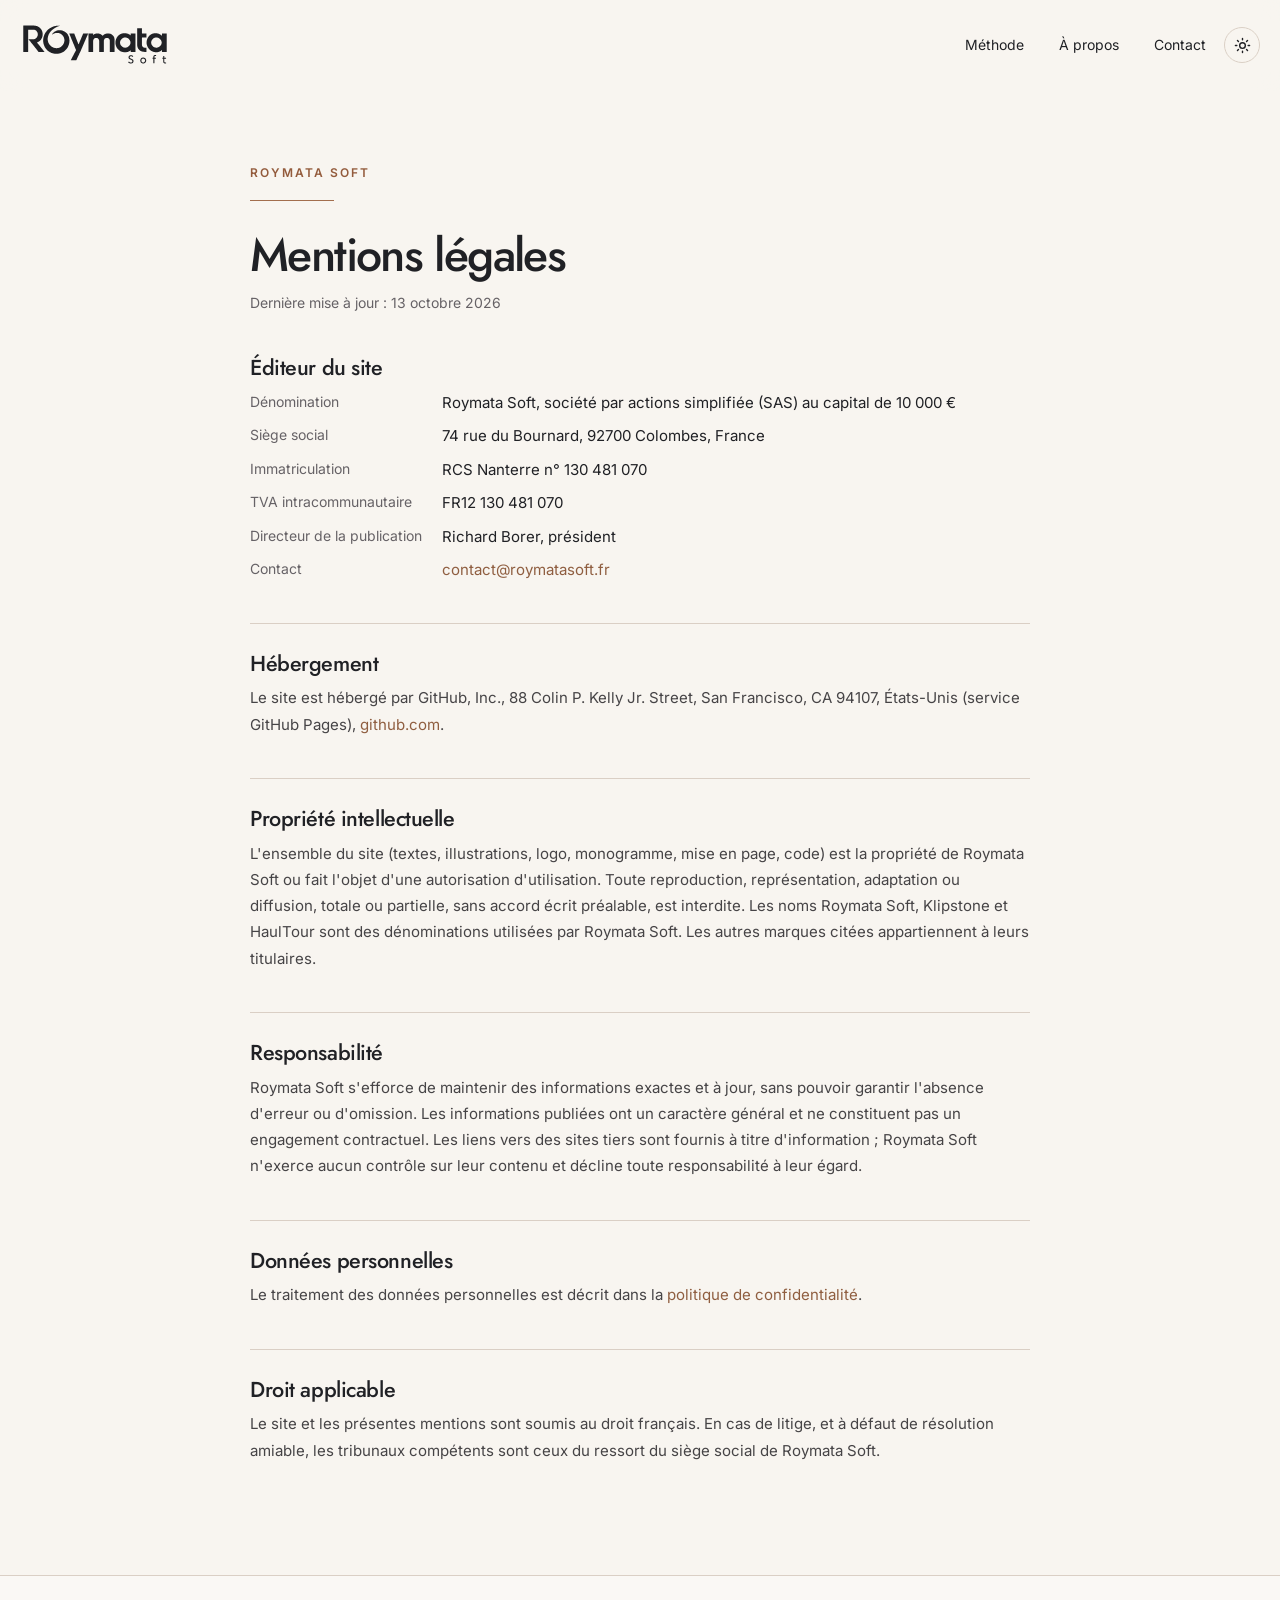
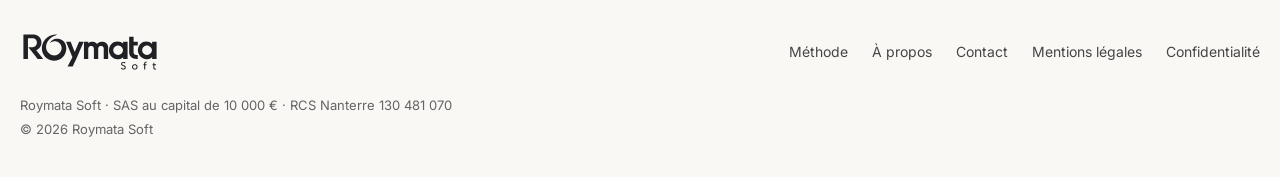
<file: mentions-legales/index.html>
<!doctype html>
<html lang="fr">
<head>
<meta charset="utf-8">
<meta name="viewport" content="width=device-width, initial-scale=1">
<title>Mentions légales — Roymata Soft</title>
<meta name="description" content="Mentions légales du site roymatasoft.com : éditeur, hébergeur, propriété intellectuelle.">
<link rel="canonical" href="https://roymatasoft.com/mentions-legales/">
<link rel="icon" href="../assets/monogramme-noir.svg" type="image/svg+xml" media="(prefers-color-scheme: light)">
<link rel="icon" href="../assets/monogramme-blanc.svg" type="image/svg+xml" media="(prefers-color-scheme: dark)">
<script>
  (function(){try{var t=localStorage.getItem('theme');if(t)document.documentElement.setAttribute('data-theme',t);}catch(e){}})();
</script>
<style>
@font-face{font-family:'Inter';font-style:normal;font-weight:400;font-display:swap;src:url(../assets/fonts/inter-400-latin-ext.woff2) format('woff2');unicode-range:U+0100-02BA, U+02BD-02C5, U+02C7-02CC, U+02CE-02D7, U+02DD-02FF, U+0304, U+0308, U+0329, U+1D00-1DBF, U+1E00-1E9F, U+1EF2-1EFF, U+2020, U+20A0-20AB, U+20AD-20C4, U+2113, U+2C60-2C7F, U+A720-A7FF}
@font-face{font-family:'Inter';font-style:normal;font-weight:400;font-display:swap;src:url(../assets/fonts/inter-400-latin.woff2) format('woff2');unicode-range:U+0000-00FF, U+0131, U+0152-0153, U+02BB-02BC, U+02C6, U+02DA, U+02DC, U+0304, U+0308, U+0329, U+2000-206F, U+20AC, U+2122, U+2191, U+2193, U+2212, U+2215, U+FEFF, U+FFFD}
@font-face{font-family:'Inter';font-style:normal;font-weight:500;font-display:swap;src:url(../assets/fonts/inter-500-latin-ext.woff2) format('woff2');unicode-range:U+0100-02BA, U+02BD-02C5, U+02C7-02CC, U+02CE-02D7, U+02DD-02FF, U+0304, U+0308, U+0329, U+1D00-1DBF, U+1E00-1E9F, U+1EF2-1EFF, U+2020, U+20A0-20AB, U+20AD-20C4, U+2113, U+2C60-2C7F, U+A720-A7FF}
@font-face{font-family:'Inter';font-style:normal;font-weight:500;font-display:swap;src:url(../assets/fonts/inter-500-latin.woff2) format('woff2');unicode-range:U+0000-00FF, U+0131, U+0152-0153, U+02BB-02BC, U+02C6, U+02DA, U+02DC, U+0304, U+0308, U+0329, U+2000-206F, U+20AC, U+2122, U+2191, U+2193, U+2212, U+2215, U+FEFF, U+FFFD}
@font-face{font-family:'Inter';font-style:normal;font-weight:600;font-display:swap;src:url(../assets/fonts/inter-600-latin-ext.woff2) format('woff2');unicode-range:U+0100-02BA, U+02BD-02C5, U+02C7-02CC, U+02CE-02D7, U+02DD-02FF, U+0304, U+0308, U+0329, U+1D00-1DBF, U+1E00-1E9F, U+1EF2-1EFF, U+2020, U+20A0-20AB, U+20AD-20C4, U+2113, U+2C60-2C7F, U+A720-A7FF}
@font-face{font-family:'Inter';font-style:normal;font-weight:600;font-display:swap;src:url(../assets/fonts/inter-600-latin.woff2) format('woff2');unicode-range:U+0000-00FF, U+0131, U+0152-0153, U+02BB-02BC, U+02C6, U+02DA, U+02DC, U+0304, U+0308, U+0329, U+2000-206F, U+20AC, U+2122, U+2191, U+2193, U+2212, U+2215, U+FEFF, U+FFFD}
@font-face{font-family:'Jost';font-style:normal;font-weight:500;font-display:swap;src:url(../assets/fonts/jost-500-latin-ext.woff2) format('woff2');unicode-range:U+0100-02BA, U+02BD-02C5, U+02C7-02CC, U+02CE-02D7, U+02DD-02FF, U+0304, U+0308, U+0329, U+1D00-1DBF, U+1E00-1E9F, U+1EF2-1EFF, U+2020, U+20A0-20AB, U+20AD-20C4, U+2113, U+2C60-2C7F, U+A720-A7FF}
@font-face{font-family:'Jost';font-style:normal;font-weight:500;font-display:swap;src:url(../assets/fonts/jost-500-latin.woff2) format('woff2');unicode-range:U+0000-00FF, U+0131, U+0152-0153, U+02BB-02BC, U+02C6, U+02DA, U+02DC, U+0304, U+0308, U+0329, U+2000-206F, U+20AC, U+2122, U+2191, U+2193, U+2212, U+2215, U+FEFF, U+FFFD}
@font-face{font-family:'Jost';font-style:normal;font-weight:600;font-display:swap;src:url(../assets/fonts/jost-600-latin-ext.woff2) format('woff2');unicode-range:U+0100-02BA, U+02BD-02C5, U+02C7-02CC, U+02CE-02D7, U+02DD-02FF, U+0304, U+0308, U+0329, U+1D00-1DBF, U+1E00-1E9F, U+1EF2-1EFF, U+2020, U+20A0-20AB, U+20AD-20C4, U+2113, U+2C60-2C7F, U+A720-A7FF}
@font-face{font-family:'Jost';font-style:normal;font-weight:600;font-display:swap;src:url(../assets/fonts/jost-600-latin.woff2) format('woff2');unicode-range:U+0000-00FF, U+0131, U+0152-0153, U+02BB-02BC, U+02C6, U+02DA, U+02DC, U+0304, U+0308, U+0329, U+2000-206F, U+20AC, U+2122, U+2191, U+2193, U+2212, U+2215, U+FEFF, U+FFFD}
@font-face{font-family:'Jost';font-style:normal;font-weight:700;font-display:swap;src:url(../assets/fonts/jost-700-latin-ext.woff2) format('woff2');unicode-range:U+0100-02BA, U+02BD-02C5, U+02C7-02CC, U+02CE-02D7, U+02DD-02FF, U+0304, U+0308, U+0329, U+1D00-1DBF, U+1E00-1E9F, U+1EF2-1EFF, U+2020, U+20A0-20AB, U+20AD-20C4, U+2113, U+2C60-2C7F, U+A720-A7FF}
@font-face{font-family:'Jost';font-style:normal;font-weight:700;font-display:swap;src:url(../assets/fonts/jost-700-latin.woff2) format('woff2');unicode-range:U+0000-00FF, U+0131, U+0152-0153, U+02BB-02BC, U+02C6, U+02DA, U+02DC, U+0304, U+0308, U+0329, U+2000-206F, U+20AC, U+2122, U+2191, U+2193, U+2212, U+2215, U+FEFF, U+FFFD}
</style>
<style>
  /* ===== Charte Roymata Soft v2 (23 oct. 2026) : papier chaud, encre, bronze ===== */
  :root{
    --logo-url:url("data:image/svg+xml;utf8,%3Csvg xmlns='http://www.w3.org/2000/svg' viewBox='52 445 1151 333'%3E%3Cpath fill='black' fill-rule='evenodd' d='M 996 713 L 995 714 L 993 714 L 992 715 L 990 715 L 988 717 L 987 717 L 982 722 L 982 723 L 980 725 L 980 727 L 979 728 L 979 731 L 978 732 L 978 739 L 979 740 L 979 743 L 980 744 L 980 746 L 981 747 L 981 748 L 984 751 L 984 752 L 985 752 L 988 755 L 989 755 L 992 757 L 994 757 L 995 758 L 1006 758 L 1007 757 L 1009 757 L 1010 756 L 1012 756 L 1013 755 L 1014 755 L 1020 749 L 1020 748 L 1022 746 L 1022 744 L 1023 743 L 1023 741 L 1024 740 L 1024 731 L 1023 730 L 1023 728 L 1022 727 L 1022 725 L 1020 723 L 1020 722 L 1015 717 L 1014 717 L 1009 714 L 1006 714 L 1005 713 Z M 1001 720 L 1002 721 L 1006 721 L 1008 723 L 1009 723 L 1013 727 L 1013 728 L 1015 731 L 1015 740 L 1014 741 L 1013 744 L 1008 749 L 1007 749 L 1006 750 L 1004 750 L 1003 751 L 999 751 L 998 750 L 996 750 L 995 749 L 994 749 L 992 747 L 991 747 L 990 746 L 990 745 L 988 743 L 988 742 L 987 741 L 987 730 L 988 729 L 988 728 L 994 722 L 995 722 L 996 721 L 1000 721 Z M 1156 701 L 1156 713 L 1155 714 L 1149 714 L 1149 721 L 1155 721 L 1156 722 L 1156 748 L 1157 749 L 1157 751 L 1159 753 L 1159 754 L 1160 755 L 1161 755 L 1163 757 L 1165 757 L 1166 758 L 1176 758 L 1177 757 L 1179 757 L 1179 755 L 1178 754 L 1178 750 L 1175 750 L 1174 751 L 1172 751 L 1171 750 L 1168 750 L 1165 747 L 1165 746 L 1164 745 L 1164 723 L 1166 721 L 1178 721 L 1178 714 L 1166 714 L 1164 712 L 1164 701 Z M 902 694 L 901 695 L 898 695 L 897 696 L 896 696 L 894 698 L 893 698 L 890 701 L 890 702 L 888 705 L 888 707 L 887 708 L 887 713 L 888 714 L 888 717 L 889 718 L 889 719 L 894 724 L 897 725 L 899 727 L 901 727 L 902 728 L 903 728 L 906 730 L 908 730 L 909 731 L 910 731 L 912 733 L 913 733 L 915 735 L 915 736 L 917 739 L 917 743 L 916 744 L 916 745 L 911 750 L 908 750 L 907 751 L 904 751 L 903 750 L 900 750 L 899 749 L 896 748 L 891 743 L 890 743 L 884 749 L 887 752 L 888 752 L 893 756 L 895 756 L 896 757 L 898 757 L 899 758 L 911 758 L 912 757 L 915 757 L 916 756 L 917 756 L 919 754 L 920 754 L 924 749 L 924 747 L 925 746 L 925 743 L 926 742 L 926 739 L 925 738 L 925 734 L 924 733 L 924 732 L 922 730 L 922 729 L 920 727 L 919 727 L 917 725 L 916 725 L 915 724 L 914 724 L 909 721 L 907 721 L 906 720 L 905 720 L 904 719 L 901 718 L 896 713 L 896 708 L 897 707 L 897 706 L 899 704 L 900 704 L 903 702 L 909 702 L 910 703 L 912 703 L 914 705 L 915 705 L 918 708 L 919 708 L 921 706 L 921 705 L 924 702 L 920 698 L 919 698 L 914 695 L 911 695 L 910 694 Z M 1101 693 L 1097 693 L 1096 692 L 1092 692 L 1091 693 L 1088 693 L 1087 694 L 1086 694 L 1081 699 L 1081 700 L 1080 701 L 1080 704 L 1079 705 L 1079 713 L 1078 714 L 1073 714 L 1073 721 L 1078 721 L 1079 722 L 1079 756 L 1080 757 L 1088 757 L 1088 722 L 1089 721 L 1099 721 L 1099 714 L 1089 714 L 1088 713 L 1088 705 L 1089 704 L 1089 703 L 1091 701 L 1092 701 L 1093 700 L 1098 700 L 1099 701 L 1100 701 L 1100 698 L 1101 697 Z M 577 526 L 577 669 L 613 669 L 613 582 L 614 581 L 614 578 L 615 577 L 615 575 L 616 574 L 617 571 L 624 564 L 625 564 L 628 562 L 630 562 L 631 561 L 642 561 L 643 562 L 645 562 L 646 563 L 649 564 L 654 568 L 654 569 L 656 571 L 656 572 L 659 577 L 659 582 L 660 583 L 660 669 L 695 669 L 696 668 L 696 580 L 697 579 L 697 576 L 698 575 L 699 572 L 701 570 L 701 569 L 704 566 L 705 566 L 707 564 L 708 564 L 713 561 L 725 561 L 726 562 L 728 562 L 729 563 L 732 564 L 739 571 L 739 572 L 741 575 L 741 577 L 742 578 L 742 668 L 743 669 L 778 669 L 779 668 L 779 569 L 778 568 L 778 563 L 777 562 L 777 559 L 776 558 L 776 556 L 775 555 L 775 554 L 774 553 L 774 552 L 773 551 L 772 548 L 770 546 L 770 545 L 762 537 L 761 537 L 758 534 L 757 534 L 756 533 L 755 533 L 754 532 L 753 532 L 748 529 L 746 529 L 745 528 L 741 528 L 740 527 L 735 527 L 734 526 L 722 526 L 721 527 L 716 527 L 715 528 L 712 528 L 711 529 L 709 529 L 708 530 L 706 530 L 705 531 L 704 531 L 703 532 L 702 532 L 701 533 L 698 534 L 696 536 L 695 536 L 692 539 L 691 539 L 686 544 L 678 536 L 677 536 L 672 532 L 671 532 L 670 531 L 668 531 L 667 530 L 666 530 L 665 529 L 663 529 L 662 528 L 659 528 L 658 527 L 653 527 L 652 526 L 639 526 L 638 527 L 634 527 L 633 528 L 630 528 L 627 530 L 625 530 L 624 531 L 621 532 L 619 534 L 618 534 L 614 538 L 613 537 L 613 526 Z M 574 526 L 537 526 L 535 528 L 535 529 L 534 530 L 534 532 L 533 533 L 533 534 L 531 537 L 531 539 L 529 542 L 529 544 L 528 545 L 528 546 L 526 549 L 526 551 L 524 554 L 524 556 L 521 561 L 521 563 L 518 568 L 518 570 L 517 571 L 517 572 L 515 575 L 515 577 L 512 582 L 512 584 L 510 587 L 510 589 L 509 590 L 509 591 L 507 594 L 507 596 L 504 601 L 504 603 L 502 606 L 502 608 L 500 610 L 498 608 L 498 606 L 496 603 L 496 601 L 495 600 L 495 598 L 493 595 L 493 593 L 492 592 L 492 591 L 491 590 L 491 588 L 489 585 L 489 583 L 488 582 L 488 580 L 486 577 L 486 575 L 485 574 L 485 572 L 482 567 L 482 565 L 481 564 L 481 563 L 480 562 L 480 560 L 478 557 L 478 555 L 477 554 L 477 552 L 475 549 L 475 547 L 473 544 L 473 542 L 472 541 L 472 539 L 470 536 L 470 534 L 468 531 L 468 529 L 467 528 L 467 527 L 466 526 L 428 526 L 428 527 L 429 528 L 429 530 L 431 533 L 431 535 L 433 538 L 433 540 L 436 545 L 436 547 L 438 550 L 438 552 L 439 553 L 439 554 L 440 555 L 440 557 L 442 560 L 442 562 L 444 565 L 444 567 L 445 568 L 445 569 L 447 572 L 447 574 L 450 579 L 450 581 L 452 584 L 452 586 L 454 589 L 454 591 L 457 596 L 457 598 L 459 601 L 459 603 L 460 604 L 460 605 L 462 608 L 462 610 L 465 615 L 465 617 L 467 620 L 467 622 L 469 625 L 469 627 L 471 630 L 471 632 L 473 635 L 473 637 L 475 640 L 475 642 L 478 647 L 478 649 L 479 650 L 479 651 L 480 652 L 480 654 L 481 655 L 481 656 L 479 658 L 479 659 L 478 660 L 477 663 L 475 665 L 475 666 L 474 667 L 474 668 L 473 669 L 473 670 L 472 671 L 472 672 L 471 673 L 471 674 L 470 675 L 470 676 L 469 677 L 468 680 L 466 682 L 466 683 L 465 684 L 465 685 L 464 686 L 464 687 L 463 688 L 463 689 L 462 690 L 462 691 L 461 692 L 461 693 L 460 694 L 460 695 L 459 696 L 459 697 L 458 698 L 458 699 L 457 700 L 456 703 L 454 705 L 454 706 L 453 707 L 453 708 L 452 709 L 452 710 L 451 711 L 451 712 L 450 713 L 450 714 L 449 715 L 449 716 L 448 717 L 448 718 L 447 719 L 446 722 L 444 724 L 444 725 L 443 726 L 443 728 L 440 733 L 483 733 L 483 732 L 484 731 L 484 730 L 485 729 L 485 728 L 488 723 L 488 721 L 489 720 L 489 719 L 490 718 L 490 717 L 491 716 L 491 715 L 494 710 L 494 708 L 495 707 L 495 706 L 496 705 L 496 704 L 497 703 L 497 702 L 498 701 L 498 700 L 499 699 L 499 698 L 500 697 L 500 696 L 501 695 L 501 694 L 502 693 L 502 692 L 505 687 L 505 685 L 506 684 L 506 683 L 507 682 L 507 681 L 508 680 L 508 679 L 509 678 L 509 677 L 510 676 L 510 675 L 511 674 L 511 673 L 512 672 L 512 671 L 515 666 L 515 664 L 516 663 L 516 662 L 519 657 L 519 655 L 522 650 L 522 648 L 523 647 L 523 646 L 525 643 L 525 641 L 528 636 L 528 634 L 530 631 L 530 629 L 531 628 L 531 627 L 534 622 L 534 620 L 537 615 L 537 613 L 539 610 L 539 608 L 540 607 L 540 606 L 543 601 L 543 599 L 545 596 L 545 594 L 546 593 L 546 592 L 549 587 L 549 585 L 552 580 L 552 578 L 555 573 L 555 571 L 558 566 L 558 564 L 561 559 L 561 557 L 564 552 L 564 550 L 565 549 L 565 548 L 566 547 L 566 546 L 569 541 L 569 539 L 571 536 L 571 534 L 572 533 L 572 532 L 575 527 Z M 1044 548 L 1044 549 L 1041 552 L 1041 553 L 1039 555 L 1038 558 L 1036 560 L 1036 561 L 1033 566 L 1033 568 L 1031 571 L 1031 573 L 1030 574 L 1030 576 L 1029 577 L 1029 581 L 1028 582 L 1028 587 L 1027 588 L 1027 606 L 1028 607 L 1028 611 L 1029 612 L 1029 615 L 1030 616 L 1030 618 L 1031 619 L 1031 621 L 1032 622 L 1032 624 L 1033 625 L 1033 626 L 1034 627 L 1034 628 L 1035 629 L 1035 630 L 1036 631 L 1037 634 L 1039 636 L 1039 637 L 1041 639 L 1041 640 L 1044 643 L 1044 644 L 1054 654 L 1055 654 L 1058 657 L 1059 657 L 1064 661 L 1065 661 L 1066 662 L 1067 662 L 1068 663 L 1069 663 L 1070 664 L 1071 664 L 1076 667 L 1078 667 L 1079 668 L 1081 668 L 1082 669 L 1085 669 L 1086 670 L 1090 670 L 1091 671 L 1113 671 L 1114 670 L 1117 670 L 1118 669 L 1121 669 L 1122 668 L 1124 668 L 1125 667 L 1126 667 L 1127 666 L 1128 666 L 1129 665 L 1130 665 L 1131 664 L 1134 663 L 1136 661 L 1137 661 L 1139 659 L 1140 659 L 1144 655 L 1145 655 L 1146 656 L 1146 669 L 1183 669 L 1183 527 L 1182 526 L 1146 526 L 1146 539 L 1145 540 L 1146 541 L 1144 543 L 1139 538 L 1138 538 L 1133 534 L 1132 534 L 1131 533 L 1130 533 L 1129 532 L 1128 532 L 1123 529 L 1121 529 L 1120 528 L 1118 528 L 1117 527 L 1115 527 L 1114 526 L 1110 526 L 1109 525 L 1104 525 L 1103 524 L 1090 524 L 1089 525 L 1083 525 L 1082 526 L 1079 526 L 1078 527 L 1075 527 L 1074 528 L 1072 528 L 1071 529 L 1070 529 L 1069 530 L 1068 530 L 1067 531 L 1066 531 L 1065 532 L 1064 532 L 1063 533 L 1060 534 L 1058 536 L 1057 536 L 1055 538 L 1054 538 Z M 1094 558 L 1111 558 L 1112 559 L 1114 559 L 1115 560 L 1117 560 L 1118 561 L 1119 561 L 1120 562 L 1123 563 L 1125 565 L 1126 565 L 1130 569 L 1131 569 L 1133 571 L 1133 572 L 1137 576 L 1137 577 L 1139 579 L 1139 580 L 1141 583 L 1141 585 L 1142 586 L 1142 588 L 1143 589 L 1143 593 L 1144 594 L 1144 600 L 1143 601 L 1143 605 L 1142 606 L 1142 608 L 1141 609 L 1141 611 L 1140 612 L 1140 613 L 1138 615 L 1138 616 L 1136 618 L 1136 619 L 1128 627 L 1127 627 L 1122 631 L 1121 631 L 1118 633 L 1116 633 L 1115 634 L 1113 634 L 1112 635 L 1108 635 L 1107 636 L 1099 636 L 1098 635 L 1094 635 L 1093 634 L 1090 634 L 1089 633 L 1088 633 L 1087 632 L 1086 632 L 1085 631 L 1082 630 L 1080 628 L 1079 628 L 1069 618 L 1068 615 L 1066 613 L 1066 611 L 1064 608 L 1064 605 L 1063 604 L 1063 599 L 1062 598 L 1062 596 L 1063 595 L 1063 589 L 1064 588 L 1064 586 L 1065 585 L 1065 583 L 1066 582 L 1066 581 L 1067 580 L 1068 577 L 1070 575 L 1070 574 L 1080 564 L 1081 564 L 1082 563 L 1083 563 L 1088 560 L 1090 560 L 1091 559 L 1093 559 Z M 803 548 L 803 549 L 800 552 L 800 553 L 796 558 L 796 559 L 795 560 L 795 561 L 794 562 L 794 563 L 791 568 L 791 570 L 790 571 L 790 573 L 789 574 L 789 576 L 788 577 L 788 580 L 787 581 L 787 586 L 786 587 L 786 608 L 787 609 L 787 613 L 788 614 L 788 617 L 789 618 L 789 620 L 790 621 L 790 623 L 791 624 L 791 626 L 792 627 L 792 628 L 793 629 L 793 630 L 794 631 L 794 632 L 795 633 L 796 636 L 798 638 L 798 639 L 800 641 L 800 642 L 804 646 L 804 647 L 812 655 L 813 655 L 816 658 L 817 658 L 819 660 L 822 661 L 824 663 L 825 663 L 828 665 L 830 665 L 833 667 L 835 667 L 836 668 L 838 668 L 839 669 L 841 669 L 842 670 L 847 670 L 848 671 L 859 671 L 860 672 L 861 672 L 862 671 L 872 671 L 873 670 L 877 670 L 878 669 L 881 669 L 884 667 L 886 667 L 887 666 L 888 666 L 889 665 L 890 665 L 891 664 L 894 663 L 896 661 L 897 661 L 899 659 L 900 659 L 903 656 L 904 657 L 904 668 L 905 669 L 941 669 L 941 526 L 905 526 L 904 527 L 904 539 L 903 540 L 902 540 L 899 537 L 898 537 L 896 535 L 895 535 L 894 534 L 893 534 L 892 533 L 891 533 L 890 532 L 889 532 L 884 529 L 882 529 L 881 528 L 879 528 L 878 527 L 876 527 L 875 526 L 871 526 L 870 525 L 864 525 L 863 524 L 849 524 L 848 525 L 842 525 L 841 526 L 838 526 L 837 527 L 835 527 L 834 528 L 832 528 L 831 529 L 829 529 L 828 530 L 827 530 L 826 531 L 825 531 L 824 532 L 821 533 L 819 535 L 818 535 L 816 537 L 815 537 L 812 540 L 811 540 Z M 853 558 L 869 558 L 870 559 L 872 559 L 873 560 L 875 560 L 876 561 L 878 561 L 879 562 L 880 562 L 882 564 L 883 564 L 885 566 L 886 566 L 894 574 L 894 575 L 897 578 L 897 579 L 900 584 L 900 586 L 901 587 L 901 590 L 902 591 L 902 603 L 901 604 L 901 607 L 900 608 L 900 610 L 899 611 L 898 614 L 896 616 L 896 617 L 894 619 L 894 620 L 888 626 L 887 626 L 884 629 L 883 629 L 881 631 L 880 631 L 879 632 L 877 632 L 876 633 L 875 633 L 874 634 L 872 634 L 871 635 L 866 635 L 865 636 L 857 636 L 856 635 L 852 635 L 851 634 L 849 634 L 846 632 L 844 632 L 843 631 L 842 631 L 840 629 L 839 629 L 836 626 L 835 626 L 831 622 L 831 621 L 828 618 L 828 617 L 826 615 L 826 614 L 824 611 L 824 609 L 823 608 L 823 605 L 822 604 L 822 599 L 821 598 L 821 596 L 822 595 L 822 589 L 823 588 L 823 586 L 824 585 L 824 583 L 825 582 L 825 581 L 826 580 L 827 577 L 829 575 L 829 574 L 838 565 L 839 565 L 841 563 L 842 563 L 847 560 L 849 560 L 850 559 L 852 559 Z M 954 485 L 954 621 L 955 622 L 955 626 L 956 627 L 956 630 L 957 631 L 957 633 L 959 636 L 959 638 L 960 639 L 961 642 L 963 644 L 963 645 L 966 648 L 966 649 L 973 656 L 974 656 L 977 659 L 978 659 L 979 660 L 980 660 L 981 661 L 982 661 L 983 662 L 984 662 L 989 665 L 991 665 L 992 666 L 995 666 L 996 667 L 999 667 L 1000 668 L 1009 668 L 1010 669 L 1025 669 L 1026 668 L 1026 636 L 1010 636 L 1009 635 L 1006 635 L 1005 634 L 1004 634 L 1003 633 L 1000 632 L 994 626 L 994 625 L 992 622 L 992 620 L 991 619 L 991 559 L 992 558 L 1026 558 L 1026 527 L 1025 526 L 992 526 L 991 525 L 991 485 Z M 357 467 L 351 467 L 350 466 L 335 466 L 334 467 L 326 467 L 325 468 L 320 468 L 319 469 L 316 469 L 315 470 L 312 470 L 311 471 L 309 471 L 308 472 L 306 472 L 305 473 L 303 473 L 302 474 L 300 474 L 297 476 L 295 476 L 294 477 L 293 477 L 292 478 L 291 478 L 290 479 L 289 479 L 288 480 L 285 481 L 283 483 L 280 484 L 278 486 L 277 486 L 275 488 L 274 488 L 271 491 L 270 491 L 267 494 L 266 494 L 253 507 L 253 508 L 249 512 L 249 513 L 246 516 L 246 517 L 242 522 L 242 523 L 241 524 L 241 525 L 240 526 L 240 527 L 239 528 L 239 529 L 238 530 L 238 531 L 237 532 L 237 533 L 234 538 L 234 540 L 233 541 L 233 543 L 232 544 L 232 546 L 231 547 L 231 549 L 230 550 L 230 552 L 229 553 L 229 556 L 228 557 L 228 562 L 227 563 L 227 570 L 226 571 L 226 590 L 227 591 L 227 597 L 228 598 L 228 603 L 229 604 L 229 607 L 230 608 L 230 610 L 231 611 L 231 613 L 232 614 L 232 616 L 233 617 L 233 619 L 235 622 L 235 624 L 236 625 L 236 626 L 237 627 L 237 628 L 238 629 L 239 632 L 241 634 L 241 635 L 242 636 L 242 637 L 244 639 L 244 640 L 247 643 L 247 644 L 251 648 L 251 649 L 261 659 L 262 659 L 266 663 L 267 663 L 270 666 L 271 666 L 273 668 L 276 669 L 278 671 L 279 671 L 280 672 L 281 672 L 282 673 L 283 673 L 284 674 L 285 674 L 290 677 L 292 677 L 293 678 L 295 678 L 296 679 L 298 679 L 299 680 L 301 680 L 302 681 L 306 681 L 307 682 L 311 682 L 312 683 L 320 683 L 321 684 L 337 684 L 338 683 L 345 683 L 346 682 L 350 682 L 351 681 L 354 681 L 355 680 L 358 680 L 359 679 L 361 679 L 362 678 L 364 678 L 367 676 L 369 676 L 370 675 L 371 675 L 372 674 L 373 674 L 374 673 L 377 672 L 379 670 L 382 669 L 384 667 L 385 667 L 387 665 L 388 665 L 391 662 L 392 662 L 407 647 L 407 646 L 410 643 L 410 642 L 413 639 L 414 636 L 416 634 L 416 633 L 417 632 L 417 631 L 418 630 L 418 629 L 419 628 L 419 627 L 422 622 L 422 620 L 423 619 L 423 617 L 425 614 L 425 611 L 426 610 L 426 607 L 427 606 L 427 603 L 428 602 L 428 598 L 429 597 L 429 588 L 430 587 L 430 577 L 429 576 L 429 568 L 428 567 L 428 563 L 427 562 L 427 558 L 426 557 L 426 555 L 425 554 L 425 551 L 424 550 L 424 548 L 421 543 L 421 541 L 419 539 L 418 536 L 416 534 L 416 533 L 414 531 L 414 530 L 411 527 L 411 526 L 405 520 L 404 520 L 400 516 L 399 516 L 394 512 L 393 512 L 392 511 L 391 511 L 390 510 L 389 510 L 388 509 L 387 509 L 382 506 L 380 506 L 379 505 L 377 505 L 376 504 L 373 504 L 372 503 L 369 503 L 368 502 L 363 502 L 362 501 L 344 501 L 343 502 L 338 502 L 337 503 L 334 503 L 333 504 L 331 504 L 330 505 L 328 505 L 327 506 L 326 506 L 325 507 L 324 507 L 323 508 L 322 508 L 321 509 L 320 509 L 319 510 L 316 511 L 314 513 L 313 513 L 310 516 L 309 516 L 300 525 L 300 526 L 297 529 L 297 530 L 295 532 L 295 533 L 293 536 L 296 535 L 298 533 L 301 532 L 303 530 L 304 530 L 305 529 L 306 529 L 311 526 L 313 526 L 316 524 L 319 524 L 320 523 L 323 523 L 324 522 L 343 522 L 344 523 L 348 523 L 349 524 L 351 524 L 352 525 L 354 525 L 355 526 L 356 526 L 357 527 L 358 527 L 359 528 L 360 528 L 361 529 L 364 530 L 366 532 L 367 532 L 379 544 L 379 545 L 382 548 L 382 549 L 383 550 L 383 551 L 384 552 L 384 553 L 387 558 L 387 560 L 388 561 L 388 564 L 389 565 L 389 568 L 390 569 L 390 574 L 391 575 L 391 582 L 390 583 L 390 589 L 389 590 L 389 593 L 388 594 L 388 597 L 387 598 L 387 600 L 386 601 L 386 602 L 385 603 L 385 604 L 384 605 L 384 606 L 383 607 L 382 610 L 380 612 L 380 613 L 378 615 L 378 616 L 367 627 L 366 627 L 363 630 L 362 630 L 360 632 L 359 632 L 358 633 L 357 633 L 352 636 L 350 636 L 349 637 L 347 637 L 346 638 L 342 638 L 341 639 L 335 639 L 334 640 L 325 640 L 324 639 L 318 639 L 317 638 L 314 638 L 313 637 L 310 637 L 309 636 L 307 636 L 306 635 L 305 635 L 304 634 L 303 634 L 302 633 L 301 633 L 300 632 L 299 632 L 298 631 L 295 630 L 293 628 L 292 628 L 289 625 L 288 625 L 276 613 L 276 612 L 273 609 L 273 608 L 271 606 L 271 605 L 270 604 L 270 603 L 269 602 L 269 601 L 268 600 L 268 599 L 265 594 L 265 592 L 264 591 L 264 588 L 263 587 L 263 584 L 262 583 L 262 577 L 261 576 L 261 563 L 262 562 L 262 556 L 263 555 L 263 551 L 264 550 L 264 547 L 265 546 L 265 544 L 266 543 L 266 541 L 267 540 L 267 539 L 268 538 L 268 536 L 269 535 L 269 534 L 270 533 L 270 532 L 271 531 L 271 530 L 272 529 L 273 526 L 275 524 L 276 521 L 279 518 L 279 517 L 282 514 L 282 513 L 288 507 L 288 506 L 293 501 L 294 501 L 300 495 L 301 495 L 308 489 L 309 489 L 314 485 L 317 484 L 319 482 L 320 482 L 321 481 L 322 481 L 323 480 L 324 480 L 325 479 L 326 479 L 327 478 L 328 478 L 333 475 L 335 475 L 336 474 L 337 474 L 338 473 L 340 473 L 343 471 L 345 471 L 346 470 L 348 470 L 349 469 L 351 469 L 352 468 L 355 468 L 356 467 Z M 73 465 L 72 466 L 72 668 L 73 669 L 109 669 L 110 668 L 110 498 L 111 497 L 157 497 L 158 498 L 160 498 L 161 499 L 163 499 L 164 500 L 167 501 L 170 504 L 171 504 L 176 509 L 176 510 L 179 513 L 179 514 L 180 515 L 180 516 L 183 521 L 183 524 L 184 525 L 184 531 L 185 532 L 185 534 L 184 535 L 184 541 L 183 542 L 183 545 L 181 548 L 181 550 L 179 552 L 178 555 L 174 559 L 174 560 L 173 561 L 172 561 L 168 565 L 167 565 L 165 567 L 164 567 L 163 568 L 161 568 L 160 569 L 158 569 L 157 570 L 153 570 L 152 571 L 112 571 L 115 574 L 115 575 L 120 580 L 120 581 L 125 586 L 125 587 L 129 591 L 129 592 L 133 596 L 133 597 L 137 601 L 137 602 L 142 607 L 142 608 L 145 611 L 145 612 L 149 616 L 149 617 L 152 620 L 152 621 L 157 626 L 157 627 L 160 630 L 160 631 L 164 635 L 164 636 L 172 645 L 172 646 L 175 649 L 175 650 L 179 654 L 179 655 L 182 658 L 182 659 L 186 663 L 186 664 L 189 667 L 189 668 L 190 669 L 236 669 L 236 668 L 234 666 L 234 665 L 230 661 L 230 660 L 226 656 L 226 655 L 222 651 L 222 650 L 218 646 L 218 645 L 214 641 L 214 640 L 210 636 L 210 635 L 206 631 L 206 630 L 202 626 L 202 625 L 198 621 L 198 620 L 194 616 L 194 615 L 190 611 L 190 610 L 186 606 L 186 605 L 182 601 L 182 600 L 179 597 L 179 596 L 180 595 L 181 595 L 182 594 L 184 594 L 185 593 L 186 593 L 187 592 L 190 591 L 192 589 L 193 589 L 196 586 L 197 586 L 209 574 L 209 573 L 213 568 L 213 567 L 214 566 L 214 565 L 215 564 L 215 563 L 218 558 L 218 556 L 219 555 L 219 553 L 220 552 L 220 549 L 221 548 L 221 543 L 222 542 L 222 523 L 221 522 L 221 517 L 220 516 L 220 513 L 219 512 L 219 510 L 218 509 L 218 507 L 217 506 L 217 505 L 216 504 L 216 503 L 215 502 L 215 501 L 214 500 L 213 497 L 211 495 L 211 494 L 209 492 L 209 491 L 198 480 L 197 480 L 195 478 L 194 478 L 189 474 L 188 474 L 183 471 L 181 471 L 180 470 L 178 470 L 177 469 L 175 469 L 174 468 L 172 468 L 171 467 L 167 467 L 166 466 L 159 466 L 158 465 Z'/%3E%3C/svg%3E");
    --mono-url:url("data:image/svg+xml;utf8,%3Csvg xmlns='http://www.w3.org/2000/svg' viewBox='214 454 228 242'%3E%3Cpath fill='black' fill-rule='evenodd' d='M 357 467 L 351 467 L 350 466 L 335 466 L 334 467 L 326 467 L 325 468 L 320 468 L 319 469 L 316 469 L 315 470 L 312 470 L 311 471 L 309 471 L 308 472 L 306 472 L 305 473 L 303 473 L 302 474 L 300 474 L 297 476 L 295 476 L 294 477 L 293 477 L 292 478 L 291 478 L 290 479 L 289 479 L 288 480 L 285 481 L 283 483 L 280 484 L 278 486 L 277 486 L 275 488 L 274 488 L 271 491 L 270 491 L 267 494 L 266 494 L 253 507 L 253 508 L 249 512 L 249 513 L 246 516 L 246 517 L 242 522 L 242 523 L 241 524 L 241 525 L 240 526 L 240 527 L 239 528 L 239 529 L 238 530 L 238 531 L 237 532 L 237 533 L 234 538 L 234 540 L 233 541 L 233 543 L 232 544 L 232 546 L 231 547 L 231 549 L 230 550 L 230 552 L 229 553 L 229 556 L 228 557 L 228 562 L 227 563 L 227 570 L 226 571 L 226 590 L 227 591 L 227 597 L 228 598 L 228 603 L 229 604 L 229 607 L 230 608 L 230 610 L 231 611 L 231 613 L 232 614 L 232 616 L 233 617 L 233 619 L 235 622 L 235 624 L 236 625 L 236 626 L 237 627 L 237 628 L 238 629 L 239 632 L 241 634 L 241 635 L 242 636 L 242 637 L 244 639 L 244 640 L 247 643 L 247 644 L 251 648 L 251 649 L 261 659 L 262 659 L 266 663 L 267 663 L 270 666 L 271 666 L 273 668 L 276 669 L 278 671 L 279 671 L 280 672 L 281 672 L 282 673 L 283 673 L 284 674 L 285 674 L 290 677 L 292 677 L 293 678 L 295 678 L 296 679 L 298 679 L 299 680 L 301 680 L 302 681 L 306 681 L 307 682 L 311 682 L 312 683 L 320 683 L 321 684 L 337 684 L 338 683 L 345 683 L 346 682 L 350 682 L 351 681 L 354 681 L 355 680 L 358 680 L 359 679 L 361 679 L 362 678 L 364 678 L 367 676 L 369 676 L 370 675 L 371 675 L 372 674 L 373 674 L 374 673 L 377 672 L 379 670 L 382 669 L 384 667 L 385 667 L 387 665 L 388 665 L 391 662 L 392 662 L 407 647 L 407 646 L 410 643 L 410 642 L 413 639 L 414 636 L 416 634 L 416 633 L 417 632 L 417 631 L 418 630 L 418 629 L 419 628 L 419 627 L 422 622 L 422 620 L 423 619 L 423 617 L 425 614 L 425 611 L 426 610 L 426 607 L 427 606 L 427 603 L 428 602 L 428 598 L 429 597 L 429 588 L 430 587 L 430 577 L 429 576 L 429 568 L 428 567 L 428 563 L 427 562 L 427 558 L 426 557 L 426 555 L 425 554 L 425 551 L 424 550 L 424 548 L 421 543 L 421 541 L 419 539 L 418 536 L 416 534 L 416 533 L 414 531 L 414 530 L 411 527 L 411 526 L 405 520 L 404 520 L 400 516 L 399 516 L 394 512 L 393 512 L 392 511 L 391 511 L 390 510 L 389 510 L 388 509 L 387 509 L 382 506 L 380 506 L 379 505 L 377 505 L 376 504 L 373 504 L 372 503 L 369 503 L 368 502 L 363 502 L 362 501 L 344 501 L 343 502 L 338 502 L 337 503 L 334 503 L 333 504 L 331 504 L 330 505 L 328 505 L 327 506 L 326 506 L 325 507 L 324 507 L 323 508 L 322 508 L 321 509 L 320 509 L 319 510 L 316 511 L 314 513 L 313 513 L 310 516 L 309 516 L 300 525 L 300 526 L 297 529 L 297 530 L 295 532 L 295 533 L 293 536 L 296 535 L 298 533 L 301 532 L 303 530 L 304 530 L 305 529 L 306 529 L 311 526 L 313 526 L 316 524 L 319 524 L 320 523 L 323 523 L 324 522 L 343 522 L 344 523 L 348 523 L 349 524 L 351 524 L 352 525 L 354 525 L 355 526 L 356 526 L 357 527 L 358 527 L 359 528 L 360 528 L 361 529 L 364 530 L 366 532 L 367 532 L 379 544 L 379 545 L 382 548 L 382 549 L 383 550 L 383 551 L 384 552 L 384 553 L 387 558 L 387 560 L 388 561 L 388 564 L 389 565 L 389 568 L 390 569 L 390 574 L 391 575 L 391 582 L 390 583 L 390 589 L 389 590 L 389 593 L 388 594 L 388 597 L 387 598 L 387 600 L 386 601 L 386 602 L 385 603 L 385 604 L 384 605 L 384 606 L 383 607 L 382 610 L 380 612 L 380 613 L 378 615 L 378 616 L 367 627 L 366 627 L 363 630 L 362 630 L 360 632 L 359 632 L 358 633 L 357 633 L 352 636 L 350 636 L 349 637 L 347 637 L 346 638 L 342 638 L 341 639 L 335 639 L 334 640 L 325 640 L 324 639 L 318 639 L 317 638 L 314 638 L 313 637 L 310 637 L 309 636 L 307 636 L 306 635 L 305 635 L 304 634 L 303 634 L 302 633 L 301 633 L 300 632 L 299 632 L 298 631 L 295 630 L 293 628 L 292 628 L 289 625 L 288 625 L 276 613 L 276 612 L 273 609 L 273 608 L 271 606 L 271 605 L 270 604 L 270 603 L 269 602 L 269 601 L 268 600 L 268 599 L 265 594 L 265 592 L 264 591 L 264 588 L 263 587 L 263 584 L 262 583 L 262 577 L 261 576 L 261 563 L 262 562 L 262 556 L 263 555 L 263 551 L 264 550 L 264 547 L 265 546 L 265 544 L 266 543 L 266 541 L 267 540 L 267 539 L 268 538 L 268 536 L 269 535 L 269 534 L 270 533 L 270 532 L 271 531 L 271 530 L 272 529 L 273 526 L 275 524 L 276 521 L 279 518 L 279 517 L 282 514 L 282 513 L 288 507 L 288 506 L 293 501 L 294 501 L 300 495 L 301 495 L 308 489 L 309 489 L 314 485 L 317 484 L 319 482 L 320 482 L 321 481 L 322 481 L 323 480 L 324 480 L 325 479 L 326 479 L 327 478 L 328 478 L 333 475 L 335 475 L 336 474 L 337 474 L 338 473 L 340 473 L 343 471 L 345 471 L 346 470 L 348 470 L 349 469 L 351 469 L 352 468 L 355 468 L 356 467 Z'/%3E%3C/svg%3E");
    --papier:#F8F5F0; --sable:#F5EFE8; --craie:#FAF8F5; --encre:#202125; --texte:#464446; --graphite:#666266;
    --filet:#DACFC5; --bronze:#A36E4D; --bronze-fort:#8F5E40; --bronze-doux:#935B3C; --bronze-clair:#F1E7DD; --sur-bronze:#FFFFFF;
    --halo-1:#D7C8BB; --halo-2:#FFFDFA; --ombre-sculpture:#4D372522; --sol:#54381F24;
    --marque:#FFF1B8; --rayon:6px; --max:1300px;
    --fond:var(--papier); --surface:var(--craie); --accent:var(--bronze); --accent-fort:var(--bronze-fort); --accent-doux:var(--bronze-clair); --discret:var(--graphite); --sur-accent:var(--sur-bronze);
    color-scheme:light;
  }
  @media (prefers-color-scheme:dark){
    :root:not([data-theme="light"]){
      --fond:#1B1917; --sable:#1F1C1A; --surface:#242120; --encre:#F3EEE7; --texte:#D9D2C8; --discret:#A39B90;
      --filet:#3A3531; --accent:#C08A63; --accent-fort:#D1A07A; --accent-doux:#33291F; --sur-accent:#1B1917;
      --halo-1:#3A2F27; --halo-2:#2A2522; --ombre-sculpture:#00000066; --sol:#00000055;
      --marque:#5A4A12;
      color-scheme:dark;
    }
  }
  :root[data-theme="dark"]{
    --fond:#1B1917; --sable:#1F1C1A; --surface:#242120; --encre:#F3EEE7; --texte:#D9D2C8; --discret:#A39B90;
    --filet:#3A3531; --accent:#C08A63; --accent-fort:#D1A07A; --accent-doux:#33291F; --sur-accent:#1B1917;
    --halo-1:#3A2F27; --halo-2:#2A2522; --ombre-sculpture:#00000066; --sol:#00000055;
    --marque:#5A4A12;
    color-scheme:dark;
  }

  *{box-sizing:border-box}
  html{scroll-behavior:smooth;scroll-padding-top:100px}
  body{margin:0;background:var(--fond);color:var(--texte);font:400 16px/1.7 Inter,system-ui,-apple-system,"Segoe UI",sans-serif;-webkit-font-smoothing:antialiased}
  h1,h2,h3,h4{font-family:Jost,Inter,system-ui,sans-serif;color:var(--encre);font-weight:500;margin:0;letter-spacing:-.02em}
  h1{font-size:clamp(2.6rem,4.3vw,4.1rem);line-height:1.12;letter-spacing:-.035em}
  h2{font-size:clamp(1.9rem,3vw,2.45rem);line-height:1.1}
  h3{font-size:1.35rem;line-height:1.3}
  p{margin:0 0 1em}
  a{color:var(--accent-fort);text-decoration:none}
  a:hover{text-decoration:underline;text-underline-offset:3px}
  .wrap{max-width:var(--max);margin:0 auto;padding:0 20px}
  .skip{position:absolute;left:-999px;top:8px;background:var(--accent);color:var(--sur-accent);padding:8px 12px;border-radius:var(--rayon)}
  .skip:focus{left:8px;z-index:100}

  .logo{display:inline-block;width:150px;aspect-ratio:1151/333;background:currentColor;color:var(--encre);-webkit-mask:var(--logo-url) no-repeat center/contain;mask:var(--logo-url) no-repeat center/contain}
  .mono{display:inline-block;width:1em;aspect-ratio:228/242;background:currentColor;-webkit-mask:var(--mono-url) no-repeat center/contain;mask:var(--mono-url) no-repeat center/contain;vertical-align:-.15em}

  /* En-tête */
  header{position:sticky;top:0;z-index:50;background:color-mix(in srgb,var(--fond) 88%,transparent);backdrop-filter:blur(12px);border-bottom:1px solid transparent;transition:border-color .2s}
  header.defile{border-bottom-color:var(--filet)}
  .barre{display:flex;align-items:center;gap:18px;height:90px}
  .barre .logo{flex:none}
  nav{margin-left:auto;display:flex;gap:35px;font-size:14px}
  nav a{color:var(--encre)}
  .theme{flex:none;border:1px solid var(--filet);background:transparent;color:var(--encre);width:36px;height:36px;border-radius:50%;cursor:pointer;display:grid;place-items:center}
  .theme svg{width:17px;height:17px}
  .theme .lune{display:none}
  :root[data-theme="dark"] .theme .lune{display:block} :root[data-theme="dark"] .theme .soleil{display:none}
  @media (prefers-color-scheme:dark){:root:not([data-theme="light"]) .theme .lune{display:block} :root:not([data-theme="light"]) .theme .soleil{display:none}}
  @media (max-width:760px){.barre{height:68px;gap:10px}.barre .logo{width:104px}nav{gap:12px;font-size:12px;white-space:nowrap}.theme{width:32px;height:32px}}

  /* Boutons (rectangles aux angles doux, comme l'aperçu) */
  .btn{display:inline-flex;align-items:center;gap:24px;padding:18px 26px;border-radius:var(--rayon);border:1px solid var(--accent);color:var(--encre);font:500 14px Inter,sans-serif;cursor:pointer;transition:background .15s,color .15s,transform .15s;background:transparent}
  .btn:hover{text-decoration:none;transform:translateY(-1px)}
  .btn.primary{background:var(--accent);color:var(--sur-accent)}
  .btn.primary:hover{background:var(--accent-fort)}
  .btn:not(.primary):hover{background:var(--accent-doux)}
  .btn span{font-size:15px}

  /* Titres de section : filet bronze au-dessus, titre à gauche, intro à droite */
  .sectionhead{display:flex;gap:80px;align-items:flex-start;margin-bottom:44px}
  .sectionhead h2{min-width:47%;max-width:47%}
  .sectionhead h2::before{content:"";display:block;background:var(--accent);width:42px;height:2px;margin-bottom:20px}
  .sectionhead p{font-size:15px;line-height:1.7;color:var(--discret);margin:0;padding-top:30px}
  .eyebrow{font-size:12px;letter-spacing:.17em;text-transform:uppercase;color:var(--bronze-doux);font-weight:600;margin:0 0 42px}
  .eyebrow::after{content:"";display:block;background:var(--accent);width:84px;height:1px;margin-top:17px}
  :root[data-theme="dark"] .eyebrow{color:var(--accent)}
  @media (prefers-color-scheme:dark){:root:not([data-theme="light"]) .eyebrow{color:var(--accent)}}
  section{padding:70px 0 76px}
  section + section{border-top:1px solid var(--filet)}
  .alt{background:var(--surface)}
  mark.a-completer{background:var(--marque);color:inherit;padding:0 4px;border-radius:4px}
  @media (max-width:860px){.sectionhead{display:block}.sectionhead h2{max-width:none;margin-bottom:22px}.sectionhead p{padding-top:0}section{padding:55px 0}}

  .reveal{opacity:0;transform:translateY(18px);transition:opacity .7s ease,transform .7s ease}
  .reveal.in{opacity:1;transform:none}
  @media (prefers-reduced-motion:reduce){.reveal{opacity:1;transform:none;transition:none}}

  /* ===== Accueil ===== */
  /* Accueil : la photo d'origine de la sculpture, fond, lumière et ombre compris, étirée en image de fond ;
     la sculpture nette est calée sur le bord droit de la colonne de contenu. */
  .hero{height:650px;position:relative;display:flex;align-items:center;padding:0;border-top:0;
    /* image 2600 x 1000 affichée à 650 px de haut, soit 1690 px de large ; la sculpture finit 1495 px après son bord gauche.
       On place ce bord gauche à (50vw - 845px) pour que la sculpture finisse au bord droit de la colonne de 1300 px,
       sans jamais dépasser le bord de l'écran (100vw - 1495px). Pas de pourcentage : il serait relatif à (conteneur - image). */
    background:url(assets/img/hero-fond.webp) no-repeat min(50vw - 845px, 100vw - 1495px) center / auto 100%,
      linear-gradient(90deg,#E7D4C0 0%,#E2CDB7 55%,#D7C2AB 100%)}
  .hero::before{content:"";position:absolute;inset:0;background:linear-gradient(90deg,color-mix(in srgb,var(--sable) 55%,transparent) 0%,transparent 45%);pointer-events:none}
  .hero::after{content:"";position:absolute;bottom:0;left:0;right:0;height:1px;background:var(--filet);pointer-events:none}
  :root[data-theme="dark"] .hero::before{background:linear-gradient(90deg,rgba(27,25,23,.72) 0%,rgba(27,25,23,.62) 45%,rgba(27,25,23,.35) 100%)}
  @media (prefers-color-scheme:dark){:root:not([data-theme="light"]) .hero::before{background:linear-gradient(90deg,rgba(27,25,23,.72) 0%,rgba(27,25,23,.62) 45%,rgba(27,25,23,.35) 100%)}}
  .sculpture{display:none}
  .herowrap{max-width:var(--max);margin:auto;width:100%;padding:40px 20px 70px;display:grid;grid-template-columns:57% 43%;align-items:center;position:relative;z-index:1}
  .hero h1{margin:0 0 28px;max-width:785px}
  .hero p.lead{font-size:18px;line-height:1.8;max-width:600px;color:var(--texte);margin:0 0 40px}
  .actions{display:flex;gap:22px;align-items:center;flex-wrap:wrap}
  @media (max-width:860px){.hero{height:auto;min-height:0;background:radial-gradient(ellipse at 84% 24%,var(--halo-1) 0%,transparent 39%),radial-gradient(ellipse at 24% 30%,var(--halo-2) 0%,transparent 53%),var(--sable)}.hero::before{display:none}.herowrap{padding:60px 20px 38px;display:flex;flex-direction:column;align-items:stretch}.eyebrow{font-size:10px;margin-bottom:22px}.hero p.lead{font-size:16px;line-height:1.65}.sculpture{display:flex;position:relative;height:390px;justify-content:center;align-items:center}.sculpture img{width:min(100%,350px);height:420px;object-fit:contain;filter:drop-shadow(0 24px 18px var(--ombre-sculpture))}.sculpture::after{content:"";position:absolute;bottom:7px;width:70%;height:19px;background:var(--sol);filter:blur(15px);z-index:-1}}

  /* Bandeau de repères sous l'accueil */
  .reperes{display:grid;grid-template-columns:1.2fr 1fr 1fr;gap:40px;align-items:start}
  .reperes p{color:var(--discret);font-size:15px;margin:0}
  .repere b{display:block;font:500 2.2rem/1 Jost,sans-serif;color:var(--encre);margin-bottom:8px}
  .repere b em{font-style:normal;color:var(--accent)}
  .repere span{color:var(--discret);font-size:14px;line-height:1.6;display:block}
  @media (max-width:860px){.reperes{grid-template-columns:1fr;gap:24px}}

  /* ===== Pourquoi maintenant : trois colonnes séparées par des filets ===== */
  .cards{display:grid;grid-template-columns:repeat(3,1fr)}
  .cards article{padding:4px 45px 0 0;margin-right:45px;border-right:1px solid var(--filet)}
  .cards article:last-child{border:0;margin-right:0}
  .cards .glyphe{font:500 26px Jost,sans-serif;color:var(--accent)}
  .cards h3{font-size:22px;margin:14px 0 10px}
  .cards p{font-size:14px;line-height:1.7;color:var(--graphite);margin:0}
  @media (max-width:860px){.cards{display:block}.cards article{border-right:0;border-bottom:1px solid var(--filet);margin:0;padding:20px 0}.cards article:last-child{border-bottom:0}}

  /* Trois époques, illustrées */
  .epoques{margin-top:64px;padding-top:48px;border-top:1px solid var(--filet)}
  .epoques .sous-titre{font-size:1.6rem;max-width:720px;margin-bottom:12px}
  .epoques .intro{color:var(--discret);max-width:720px;font-size:15px;line-height:1.7;margin-bottom:36px}
  .eres{display:grid;grid-template-columns:repeat(3,1fr);gap:40px}
  .ere{display:flex;flex-direction:column}
  .ere .point{font:500 13px/1 Jost,sans-serif;letter-spacing:.14em;color:var(--accent);margin-bottom:14px}
  .ere .scene{margin:0 0 18px;padding:10px;background:#F3EEE6;border:1px solid var(--filet);border-radius:10px;position:relative;container-type:inline-size}
  .ere .scene img{display:block;width:100%;height:auto;aspect-ratio:4/3;object-fit:contain}
  .scene .phase{position:absolute;transform:translate(-50%,0);font:600 2.9cqw/1 Jost,sans-serif;color:#202125;background:rgba(255,255,255,.85);border:1px solid #D9D6CE;border-radius:999px;padding:.45cqw 1.6cqw;white-space:nowrap;letter-spacing:.02em;pointer-events:none}
  .ere h3{font-size:1.15rem;margin-bottom:8px}
  .ere p{color:var(--graphite);font-size:14px;line-height:1.7;flex:1}
  .budget{height:6px;border-radius:3px;background:var(--filet);overflow:hidden;margin-top:10px}
  .budget i{display:block;height:100%;width:0;background:var(--discret);opacity:.45;transition:width 1.4s cubic-bezier(.2,.7,.2,1)}
  .in .budget i{width:var(--p)}
  @media (prefers-reduced-motion:reduce){.budget i{width:var(--p);transition:none}}
  .ere.actuelle .budget i{background:var(--accent);opacity:1}
  .legende-budget{margin-top:18px;color:var(--discret);font-size:13px;display:flex;align-items:center;gap:8px}
  .legende-budget i{display:inline-block;width:22px;height:6px;border-radius:3px;background:var(--accent)}
  @media (max-width:860px){.eres{grid-template-columns:1fr;gap:36px}.ere .scene{max-width:360px}}

  /* ===== Expertises : grille 2 x 2 à filets ===== */
  .piliers{display:grid;grid-template-columns:1fr 1fr}
  .pilier{padding:36px 48px 36px 0;border-bottom:1px solid var(--filet);display:flex;flex-direction:column}
  .pilier:nth-child(odd){border-right:1px solid var(--filet)}
  .pilier:nth-child(even){padding-left:48px;padding-right:0}
  .pilier:nth-last-child(-n+2){border-bottom:0}
  .pilier-tete{display:flex;align-items:center;gap:14px;margin-bottom:16px}
  .pilier .ico{width:44px;height:44px;border-radius:50%;border:1px solid var(--accent);color:var(--accent);display:grid;place-items:center;flex:none}
  .pilier .ico svg{width:22px;height:22px;fill:none;stroke:currentColor;stroke-width:1.6;stroke-linecap:round;stroke-linejoin:round}
  .pilier .num{font:500 .85rem/1 Jost,sans-serif;color:var(--accent);letter-spacing:.14em}
  .pilier h3{font-size:1.3rem;margin-bottom:10px}
  .pilier p{font-size:15px;line-height:1.7;color:var(--graphite);margin-bottom:16px}
  .pratiques{list-style:none;margin:auto 0 0;padding:16px 0 0;border-top:1px solid var(--filet);display:grid;gap:8px}
  .pratiques li{position:relative;padding-left:24px;font-size:14px;color:var(--texte)}
  .pratiques li::before{content:"";position:absolute;left:0;top:.35em;width:13px;height:14px;background:var(--accent);-webkit-mask:var(--mono-url) no-repeat center/contain;mask:var(--mono-url) no-repeat center/contain}
  @media (max-width:860px){.piliers{grid-template-columns:1fr}.pilier,.pilier:nth-child(even){padding:28px 0;border-right:0!important;border-bottom:1px solid var(--filet)}.pilier:last-child{border-bottom:0}}

  /* Engagements */
  .engagements{margin-top:64px;padding-top:48px;border-top:1px solid var(--filet)}
  .engagements .intro{font-size:15px;line-height:1.7;color:var(--discret);max-width:760px;margin:0 0 28px}
  .liste-engagements{list-style:none;margin:0;padding:0;display:grid;grid-template-columns:repeat(3,1fr);gap:0}
  .liste-engagements li{padding:22px 32px 22px 0;margin-right:32px;border-right:1px solid var(--filet);border-bottom:1px solid var(--filet)}
  .liste-engagements li:nth-child(3n){border-right:0;margin-right:0}
  .liste-engagements li:nth-last-child(-n+3){border-bottom:0}
  .liste-engagements b{display:block;font:500 1.15rem/1.3 Jost,sans-serif;color:var(--encre);margin-bottom:6px}
  .liste-engagements b::before{content:"";display:inline-block;width:13px;height:14px;margin-right:10px;background:var(--accent);-webkit-mask:var(--mono-url) no-repeat center/contain;mask:var(--mono-url) no-repeat center/contain;vertical-align:-1px}
  .liste-engagements span{color:var(--graphite);font-size:14px;line-height:1.6}
  @media (max-width:860px){.liste-engagements{grid-template-columns:1fr}.liste-engagements li{border-right:0;margin-right:0;padding:16px 0;border-bottom:1px solid var(--filet)}.liste-engagements li:last-child{border-bottom:0}}

  /* Promesse : bandeau anthracite et bronze */
  .promesse{margin-top:64px;display:grid;grid-template-columns:repeat(3,1fr);gap:0;border-radius:10px;overflow:hidden;background:#262321;color:#EDE6DC}
  .promesse div{padding:34px 36px;border-left:1px solid #3B3632}
  .promesse div:first-child{border-left:0}
  .promesse b{display:flex;align-items:center;gap:12px;font:500 1.7rem/1.1 Jost,sans-serif;color:#F7F2EA;margin-bottom:10px}
  .promesse b .mono{color:#C08A63;font-size:1.2rem}
  .promesse span{color:#C9C0B4;font-size:15px;line-height:1.65}
  @media (max-width:860px){.promesse{grid-template-columns:1fr}.promesse div{border-left:0;border-top:1px solid #3B3632}.promesse div:first-child{border-top:0}}

  /* Étapes */
  .etapes{display:grid;grid-template-columns:repeat(4,1fr);gap:0;counter-reset:e}
  .etape{position:relative;padding:8px 36px 8px 0;margin-right:36px;border-right:1px solid var(--filet)}
  .etape:last-child{border-right:0;margin-right:0}
  .etape::before{counter-increment:e;content:counter(e,decimal-leading-zero);display:block;font:500 26px/1 Jost,sans-serif;color:var(--accent);margin-bottom:14px}
  .etape b{display:block;color:var(--encre);font:500 1.2rem/1.3 Jost,sans-serif;margin-bottom:8px}
  .etape span{color:var(--graphite);font-size:14px;line-height:1.7}
  @media (max-width:860px){.etapes{grid-template-columns:1fr}.etape{border-right:0;margin:0;padding:18px 0;border-bottom:1px solid var(--filet)}.etape:last-child{border-bottom:0}}

  /* ===== À propos ===== */
  .apropos{display:grid;grid-template-columns:1.1fr .9fr;gap:80px;align-items:start}
  .apropos .intro{font-size:17px;line-height:1.75;color:var(--texte)}
  .apropos h3{font-size:1.25rem;margin:28px 0 10px}
  .apropos h3::before{content:"";display:block;background:var(--accent);width:42px;height:2px;margin-bottom:16px}
  .apropos p{font-size:15px;line-height:1.75;color:var(--texte)}
  .convictions{list-style:none;margin:0;padding:0;border-top:1px solid var(--filet)}
  .convictions li{padding:18px 0 18px 30px;border-bottom:1px solid var(--filet);position:relative;font-size:15px;line-height:1.65;color:var(--texte)}
  .convictions li::before{content:"";position:absolute;left:0;top:23px;width:15px;height:16px;background:var(--accent);-webkit-mask:var(--mono-url) no-repeat center/contain;mask:var(--mono-url) no-repeat center/contain}
  .convictions b{color:var(--encre);font-weight:600}
  @media (max-width:860px){.apropos{grid-template-columns:1fr;gap:36px}}

  /* ===== Contact ===== */
  .contact{display:grid;grid-template-columns:1.1fr .9fr;gap:60px}
  form{display:grid;gap:16px}
  .champs{display:grid;grid-template-columns:1fr 1fr;gap:16px}
  label{display:grid;gap:7px;font-size:13px;font-weight:500;color:var(--encre);letter-spacing:.02em}
  input,select,textarea{font:inherit;font-size:15px;padding:13px 14px;border-radius:var(--rayon);border:1px solid var(--filet);background:var(--fond);color:var(--encre);width:100%}
  input:focus,select:focus,textarea:focus{outline:2px solid var(--accent);outline-offset:1px;border-color:transparent}
  textarea{min-height:150px;resize:vertical}
  .coord{display:grid;gap:0;align-content:start;border-top:1px solid var(--filet)}
  .coord div{padding:18px 0;border-bottom:1px solid var(--filet)}
  .coord small{display:block;color:var(--accent);font-size:11px;letter-spacing:.17em;text-transform:uppercase;margin-bottom:6px;font-weight:600}
  @media (max-width:860px){.contact{grid-template-columns:1fr}.champs{grid-template-columns:1fr}}

  /* ===== Pied ===== */
  footer{padding:56px 0 36px;color:var(--discret);font-size:14px;border-top:1px solid var(--filet);background:var(--surface)}
  footer .edites{display:grid;grid-template-columns:1.1fr 1fr 1fr;gap:40px;padding-bottom:40px;margin-bottom:36px;border-bottom:1px solid var(--filet)}
  footer .edites-titre p{color:var(--texte);font-size:15px;line-height:1.7;margin:0}
  footer .edites-titre .eyebrow{margin-bottom:18px}
  footer .edite{display:flex;flex-direction:column;gap:6px;padding-left:28px;border-left:1px solid var(--filet)}
  footer .edite b{font:500 1.25rem/1.2 Jost,sans-serif;color:var(--encre)}
  footer .edite span{color:var(--texte);font-size:14px;line-height:1.6}
  footer .edite em{font-style:normal;color:var(--discret);font-size:13px;margin-top:auto;padding-top:8px}
  footer .haut{display:flex;flex-wrap:wrap;gap:24px;align-items:center;justify-content:space-between;margin-bottom:22px}
  footer .liens{display:flex;flex-wrap:wrap;gap:6px 24px}
  footer .liens a{color:var(--texte)}
  footer .legal{line-height:1.8;font-size:13px}
  @media (max-width:860px){footer .edites{grid-template-columns:1fr;gap:24px}footer .edite{padding-left:0;border-left:0;padding-top:18px;border-top:1px solid var(--filet)}}

  .article{max-width:780px;padding:72px 0 96px}
  .article h1{font-size:clamp(2rem,4vw,2.9rem);margin:8px 0 10px}
  .article .maj{color:var(--discret);font-size:14px;margin-bottom:40px}
  .article h2{font-size:1.35rem;margin:40px 0 10px;padding-top:28px;border-top:1px solid var(--filet)}
  .article h2:first-of-type{border-top:0;padding-top:0;margin-top:28px}
  .article p,.article li{color:var(--texte);font-size:15px;line-height:1.75}
  .article ul{padding-left:1.2em}
  .article li{margin:.3em 0}
  .article dl{display:grid;grid-template-columns:max-content 1fr;gap:8px 20px;margin:0 0 1em}
  .article dt{color:var(--discret);font-size:14px}
  .article dd{margin:0;color:var(--encre);font-size:15px}
  .article .intro{font-size:17px;color:var(--texte)}
  @media (max-width:600px){.article dl{grid-template-columns:1fr;gap:2px 0}.article dt{margin-top:10px}}
</style>
</head>
<body>
<header id="entete">
  <div class="wrap barre">
    <a href="../" class="logo" aria-label="Roymata Soft, accueil"></a>
    <nav aria-label="Sections">
      <a href="../#methode">Méthode</a>
      <a href="../#a-propos">À propos</a>
      <a href="../#contact">Contact</a>
    </nav>
    <button class="theme" type="button" aria-label="Basculer clair / sombre" onclick="basculerTheme()">
      <svg class="soleil" viewBox="0 0 24 24" fill="none" stroke="currentColor" stroke-width="2" stroke-linecap="round"><circle cx="12" cy="12" r="4"/><path d="M12 2v2M12 20v2M4.9 4.9l1.4 1.4M17.7 17.7l1.4 1.4M2 12h2M20 12h2M4.9 19.1l1.4-1.4M17.7 6.3l1.4-1.4"/></svg>
      <svg class="lune" viewBox="0 0 24 24" fill="none" stroke="currentColor" stroke-width="2" stroke-linecap="round" stroke-linejoin="round"><path d="M21 12.8A9 9 0 1 1 11.2 3a7 7 0 0 0 9.8 9.8z"/></svg>
    </button>
  </div>
</header>

<main>
  <div class="wrap article">
    <div class="eyebrow" style="margin-bottom:28px">Roymata Soft</div>
    <h1>Mentions légales</h1>
    <p class="maj">Dernière mise à jour : 13 octobre 2026</p>

    <h2>Éditeur du site</h2>
    <dl>
      <dt>Dénomination</dt><dd>Roymata Soft, société par actions simplifiée (SAS) au capital de 10 000 €</dd>
      <dt>Siège social</dt><dd>74 rue du Bournard, 92700 Colombes, France</dd>
      <dt>Immatriculation</dt><dd>RCS Nanterre n° 130 481 070</dd>
      <dt>TVA intracommunautaire</dt><dd>FR12 130 481 070</dd>
      <dt>Directeur de la publication</dt><dd>Richard Borer, président</dd>
      <dt>Contact</dt><dd><a href="mailto:contact@roymatasoft.fr">contact@roymatasoft.fr</a></dd>
    </dl>

    <h2>Hébergement</h2>
    <p>Le site est hébergé par GitHub, Inc., 88 Colin P. Kelly Jr. Street, San Francisco, CA 94107, États-Unis (service GitHub Pages), <a href="https://github.com" rel="noopener">github.com</a>.</p>

    <h2>Propriété intellectuelle</h2>
    <p>L'ensemble du site (textes, illustrations, logo, monogramme, mise en page, code) est la propriété de Roymata Soft ou fait l'objet d'une autorisation d'utilisation. Toute reproduction, représentation, adaptation ou diffusion, totale ou partielle, sans accord écrit préalable, est interdite. Les noms Roymata Soft, Klipstone et HaulTour sont des dénominations utilisées par Roymata Soft. Les autres marques citées appartiennent à leurs titulaires.</p>

    <h2>Responsabilité</h2>
    <p>Roymata Soft s'efforce de maintenir des informations exactes et à jour, sans pouvoir garantir l'absence d'erreur ou d'omission. Les informations publiées ont un caractère général et ne constituent pas un engagement contractuel. Les liens vers des sites tiers sont fournis à titre d'information ; Roymata Soft n'exerce aucun contrôle sur leur contenu et décline toute responsabilité à leur égard.</p>

    <h2>Données personnelles</h2>
    <p>Le traitement des données personnelles est décrit dans la <a href="../confidentialite/">politique de confidentialité</a>.</p>

    <h2>Droit applicable</h2>
    <p>Le site et les présentes mentions sont soumis au droit français. En cas de litige, et à défaut de résolution amiable, les tribunaux compétents sont ceux du ressort du siège social de Roymata Soft.</p>

  </div>
</main>

<footer>
  <div class="wrap">
    <div class="haut">
      <span class="logo" style="width:140px"></span>
      <div class="liens">
        <a href="../#methode">Méthode</a><a href="../#a-propos">À propos</a><a href="../#contact">Contact</a>
        <a href="../mentions-legales/">Mentions légales</a><a href="../confidentialite/">Confidentialité</a>
      </div>
    </div>
    <div class="legal">
      Roymata Soft · SAS au capital de 10 000 € · RCS Nanterre 130 481 070<br>
      © 2026 Roymata Soft
    </div>
  </div>
</footer>

<script>
  function basculerTheme(){
    var r=document.documentElement;
    var sombre=r.getAttribute('data-theme')==='dark'||(!r.getAttribute('data-theme')&&matchMedia('(prefers-color-scheme: dark)').matches);
    var t=sombre?'light':'dark';
    r.setAttribute('data-theme',t);
    try{localStorage.setItem('theme',t);}catch(e){}
  }
  // Envoi du formulaire. Avec SERVICE_URL, le message part vers le service de contact (Cloud Run, Europe) ;
  // sans, ou si le service ne répond pas, la messagerie du visiteur s'ouvre avec le message pré-rempli.
  var SERVICE_URL='';
  var T0=Date.now();
  function parMessagerie(d){
    var corps='Nom : '+d.get('nom')+'\nSociété : '+d.get('societe')+'\nE-mail : '+d.get('email')+'\nBesoin : '+d.get('besoin')+'\n\n'+d.get('message');
    location.href='mailto:contact@roymatasoft.fr?subject='+encodeURIComponent('Contact roymatasoft.com — '+d.get('besoin'))+'&body='+encodeURIComponent(corps);
  }
  function envoyer(f){
    var d=new FormData(f), etat=document.getElementById('etat-envoi');
    if(!SERVICE_URL){parMessagerie(d);return false;}
    var b=f.querySelector('button[type=submit]'); b.disabled=true; etat.textContent='Envoi en cours…';
    var corps={nom:d.get('nom'),societe:d.get('societe'),email:d.get('email'),besoin:d.get('besoin'),message:d.get('message'),site_web:d.get('site_web')||'',t0:T0};
    fetch(SERVICE_URL+'/contact',{method:'POST',headers:{'Content-Type':'application/json'},body:JSON.stringify(corps)})
      .then(function(r){return r.json().then(function(j){return {ok:r.ok&&j.ok,j:j};});})
      .then(function(res){
        if(res.ok){f.reset();T0=Date.now();etat.textContent='Message envoyé. Nous vous répondons rapidement.';}
        else if(res.j&&res.j.erreur==='trop_de_messages'){etat.textContent='Trop de messages pour le moment. Réessayez un peu plus tard.';}
        else{etat.textContent='Envoi impossible depuis le site : votre messagerie va s\'ouvrir.';parMessagerie(d);}
      })
      .catch(function(){etat.textContent='Envoi impossible depuis le site : votre messagerie va s\'ouvrir.';parMessagerie(d);})
      .finally(function(){b.disabled=false;});
    return false;
  }
  (function(){
    var els=document.querySelectorAll('.reveal');
    if(!('IntersectionObserver' in window)){els.forEach(function(e){e.classList.add('in')});return;}
    var io=new IntersectionObserver(function(entries){entries.forEach(function(en){if(en.isIntersecting){en.target.classList.add('in');io.unobserve(en.target);}})},{rootMargin:'0px 0px -10% 0px',threshold:.12});
    els.forEach(function(e){io.observe(e)});
  })();
  (function(){var h=document.getElementById('entete');function m(){h.classList.toggle('defile',scrollY>8)}addEventListener('scroll',m,{passive:true});m();})();
</script>
</body>
</html>
</file>
